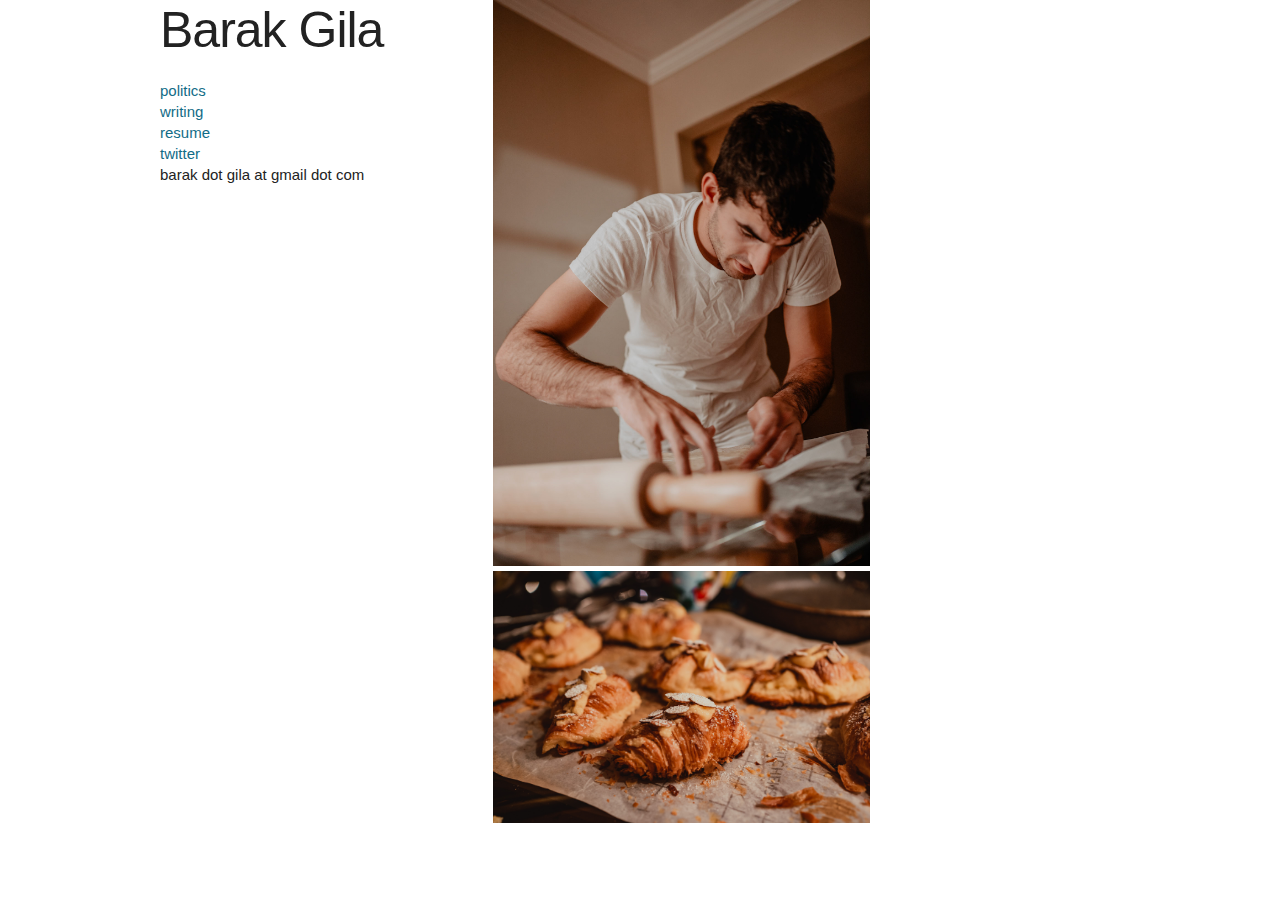
<file: index.html>
<!DOCTYPE html>
<html lang="en">
  <head>
    <!-- Global site tag (gtag.js) - Google Analytics -->
    <script async src="https://www.googletagmanager.com/gtag/js?id=UA-180800984-1"></script>
    <script>
    window.dataLayer = window.dataLayer || [];
    function gtag(){dataLayer.push(arguments);}
    gtag('js', new Date());
    gtag('config', 'UA-180800984-1');
    </script>
    <!-- Basic Page Needs
    –––––––––––––––––––––––––––––––––––––––––––––––––– -->
    <meta charset="utf-8">
    <title>Barak Gila</title>
    <meta name="description" content="">
    <meta name="author" content="">
    <!-- Mobile Specific Metas
    –––––––––––––––––––––––––––––––––––––––––––––––––– -->
    <meta name="viewport" content="width=device-width, initial-scale=1">
    <!-- FONT
    –––––––––––––––––––––––––––––––––––––––––––––––––– -->
    <link href='//fonts.googleapis.com/css?family=Raleway:400,300,600' rel='stylesheet' type='text/css'>
    <!-- CSS
    –––––––––––––––––––––––––––––––––––––––––––––––––– -->
    <link rel="stylesheet" href="normalize.css">
    <link rel="stylesheet" href="skeleton.css">
    <link rel="stylesheet" href="custom.css">
    <!-- Scripts
    –––––––––––––––––––––––––––––––––––––––––––––––––– -->
    <script src="//ajax.googleapis.com/ajax/libs/jquery/2.1.1/jquery.min.js"></script>
    <!-- Favicon
    –––––––––––––––––––––––––––––––––––––––––––––––––– -->
    <link rel="icon" type="image/png" href="favicon-32x32.png" sizes="32x32" />
    <link rel="icon" type="image/png" href="favicon-16x16.png" sizes="16x16" />
  </head>
  <body>
    <!-- Primary Page Layout
    –––––––––––––––––––––––––––––––––––––––––––––––––– -->
    <div class="section hero">
      <div class="container">
        <div class="four columns">
          <div class="row">
            <h1>Barak Gila</h1>
          </div>
          <div class="row">
            <a href="./politics" style="text-decoration: none;">politics</a>
          </div>
          <div class="row">
            <a href="./writing" style="text-decoration: none;">writing</a>
          </div>
          <div class="row">
            <a href="barak gila resume 2022-09.pdf" style="text-decoration: none;">resume</a>
          </div>
          <div class="row">
            <a href="https://twitter.com/barakgila" style="text-decoration: none;">twitter</a>
          </div>
          <div class="row">
            barak dot gila at gmail dot com
          </div>
          <div class="row">
            <br>
          </div>
        </div>
        <div class="five columns">
          <img style="max-width: 100%; box-sizing: border-box;" src="barak baking.jpg" alt="barak baking">
          <img style="max-width: 100%; box-sizing: border-box;" src="almond croissant.jpg" alt="i baked these almond croissants">
        </div>
      </div>
    </div>
    <!-- End Document
    –––––––––––––––––––––––––––––––––––––––––––––––––– -->
  </body>
</html>
</file>
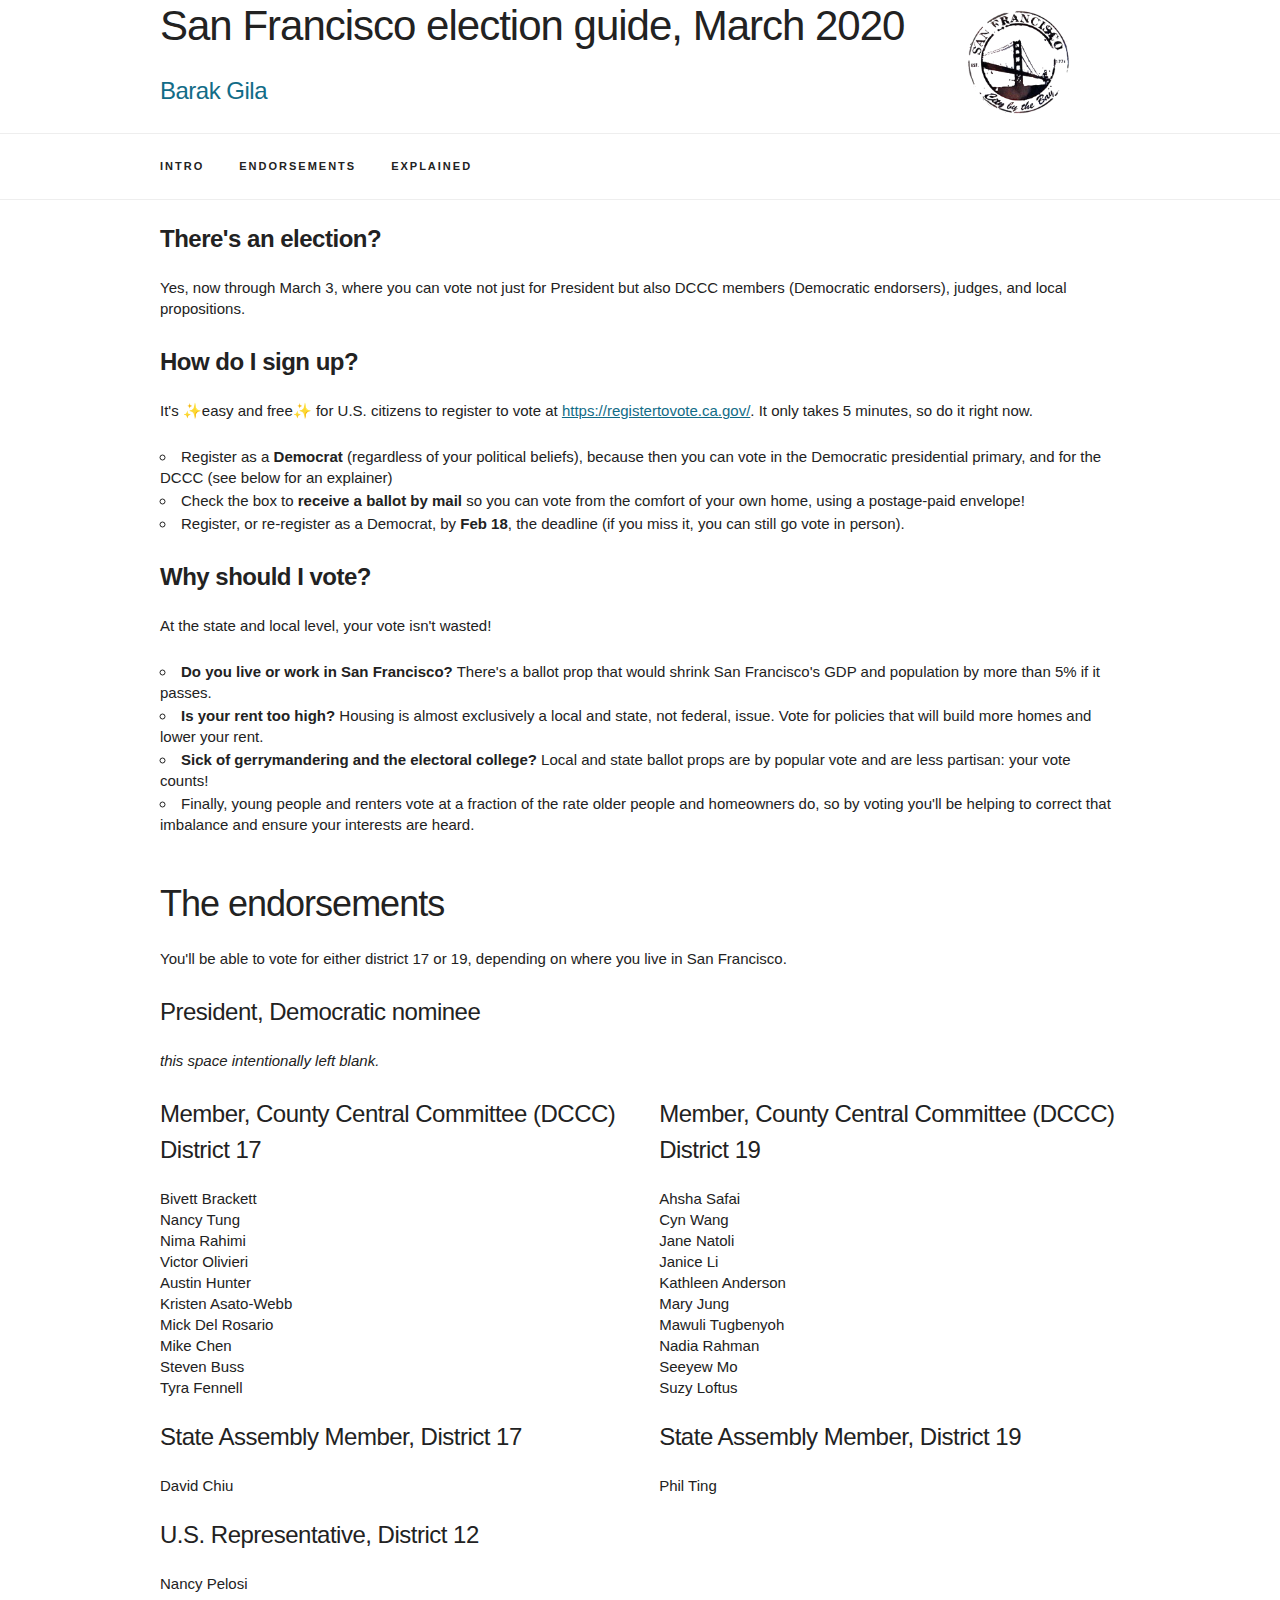
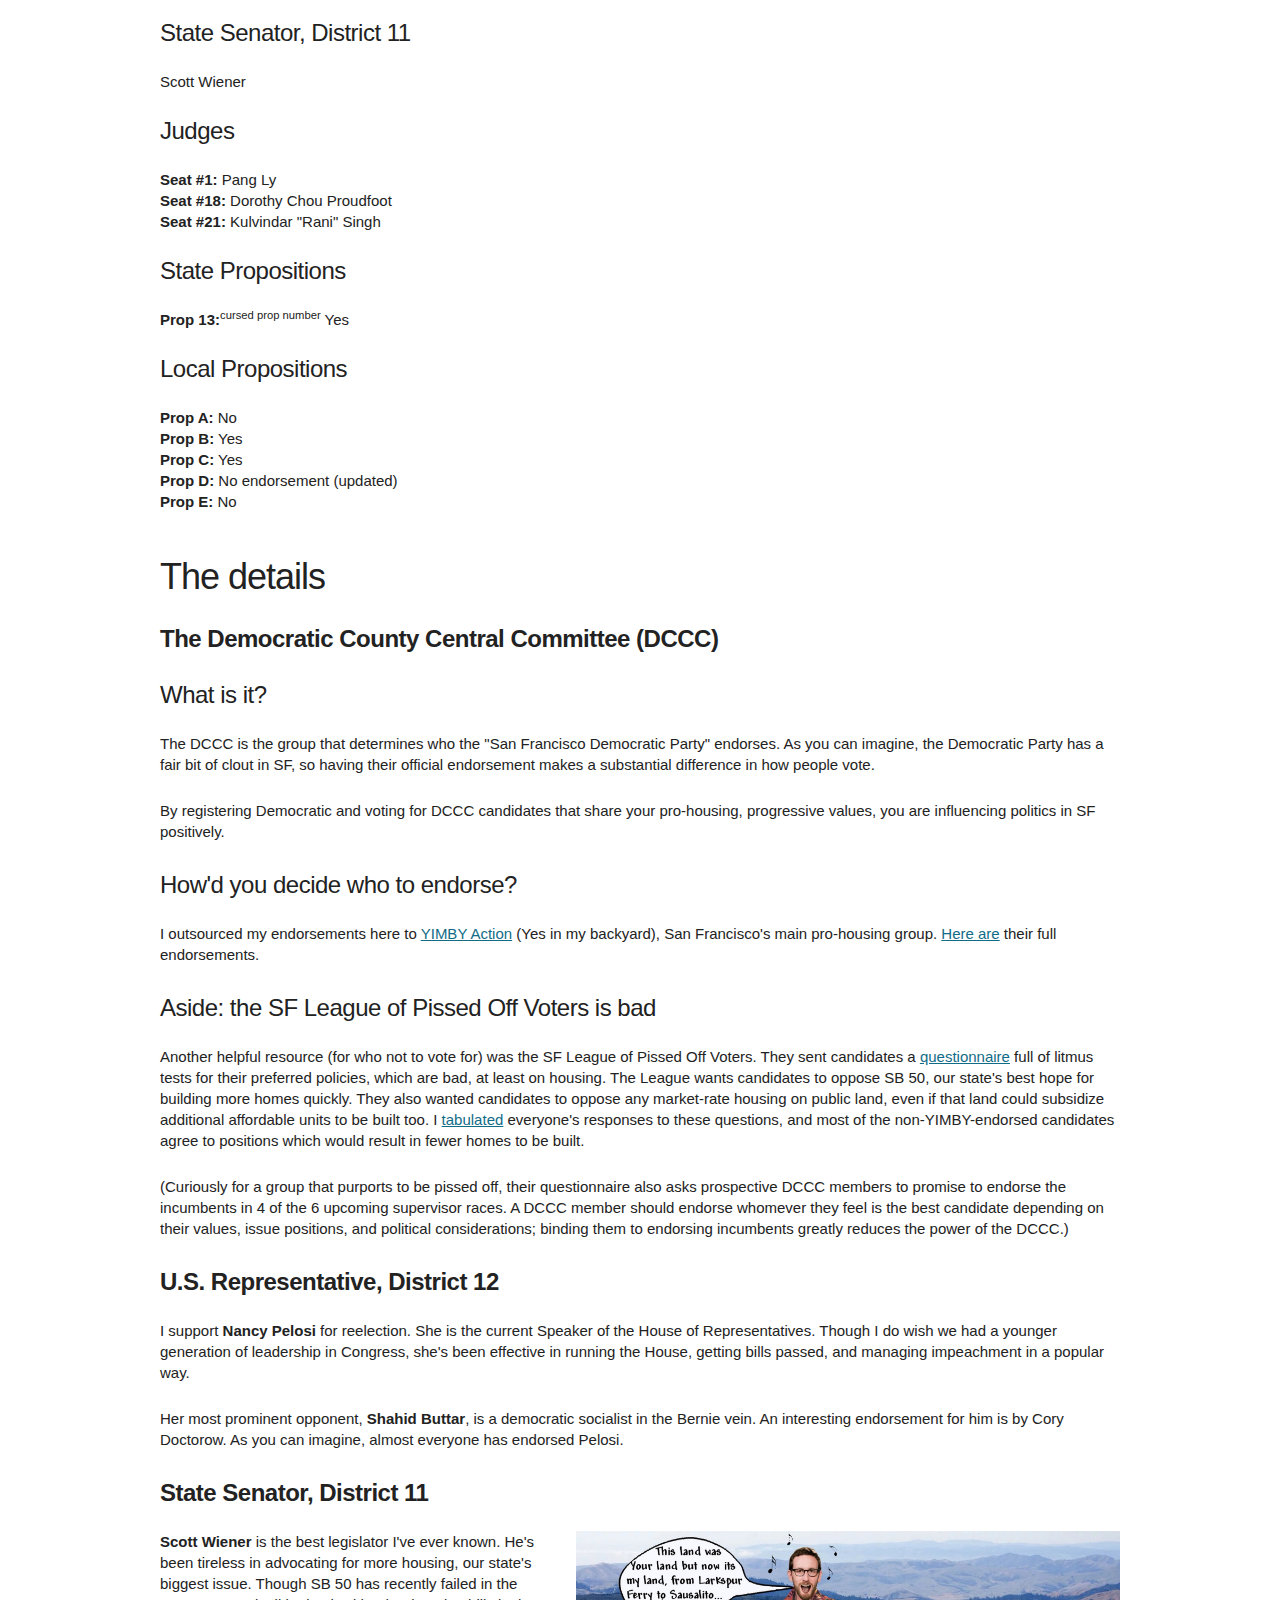
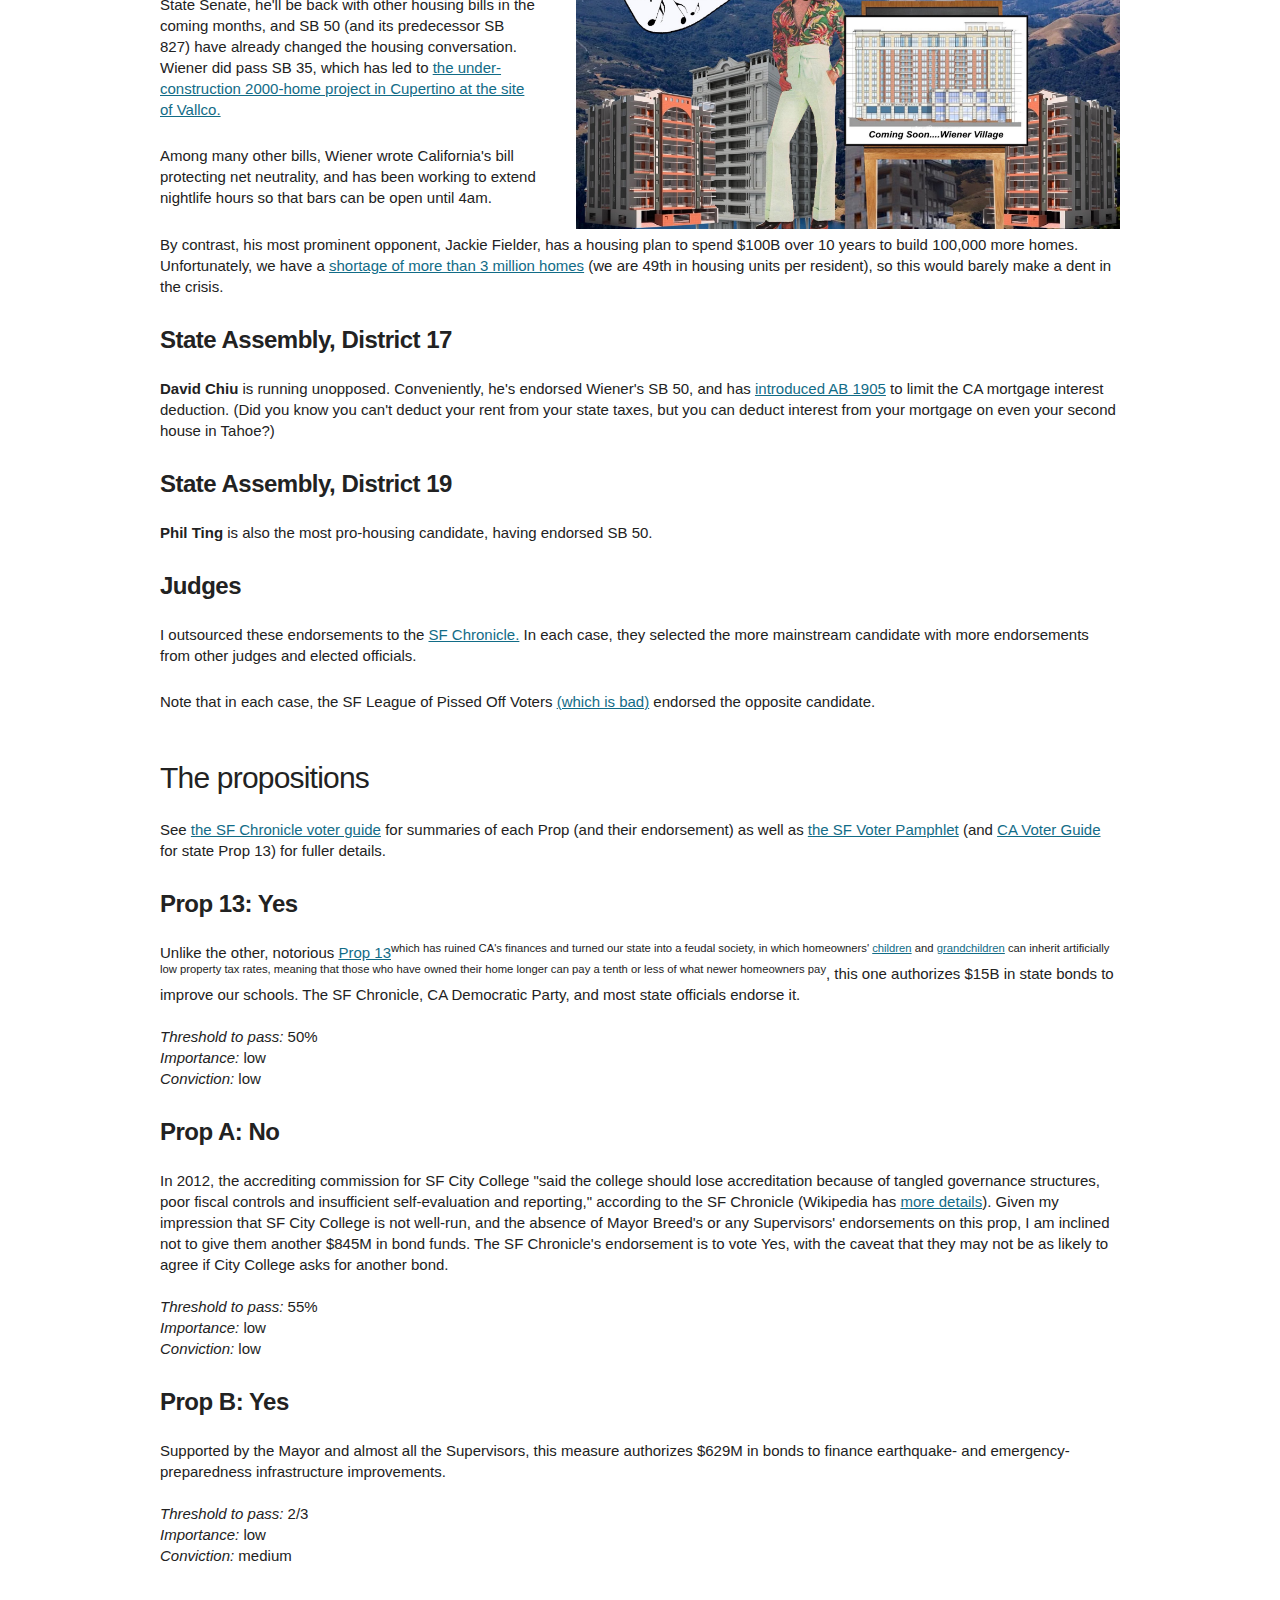
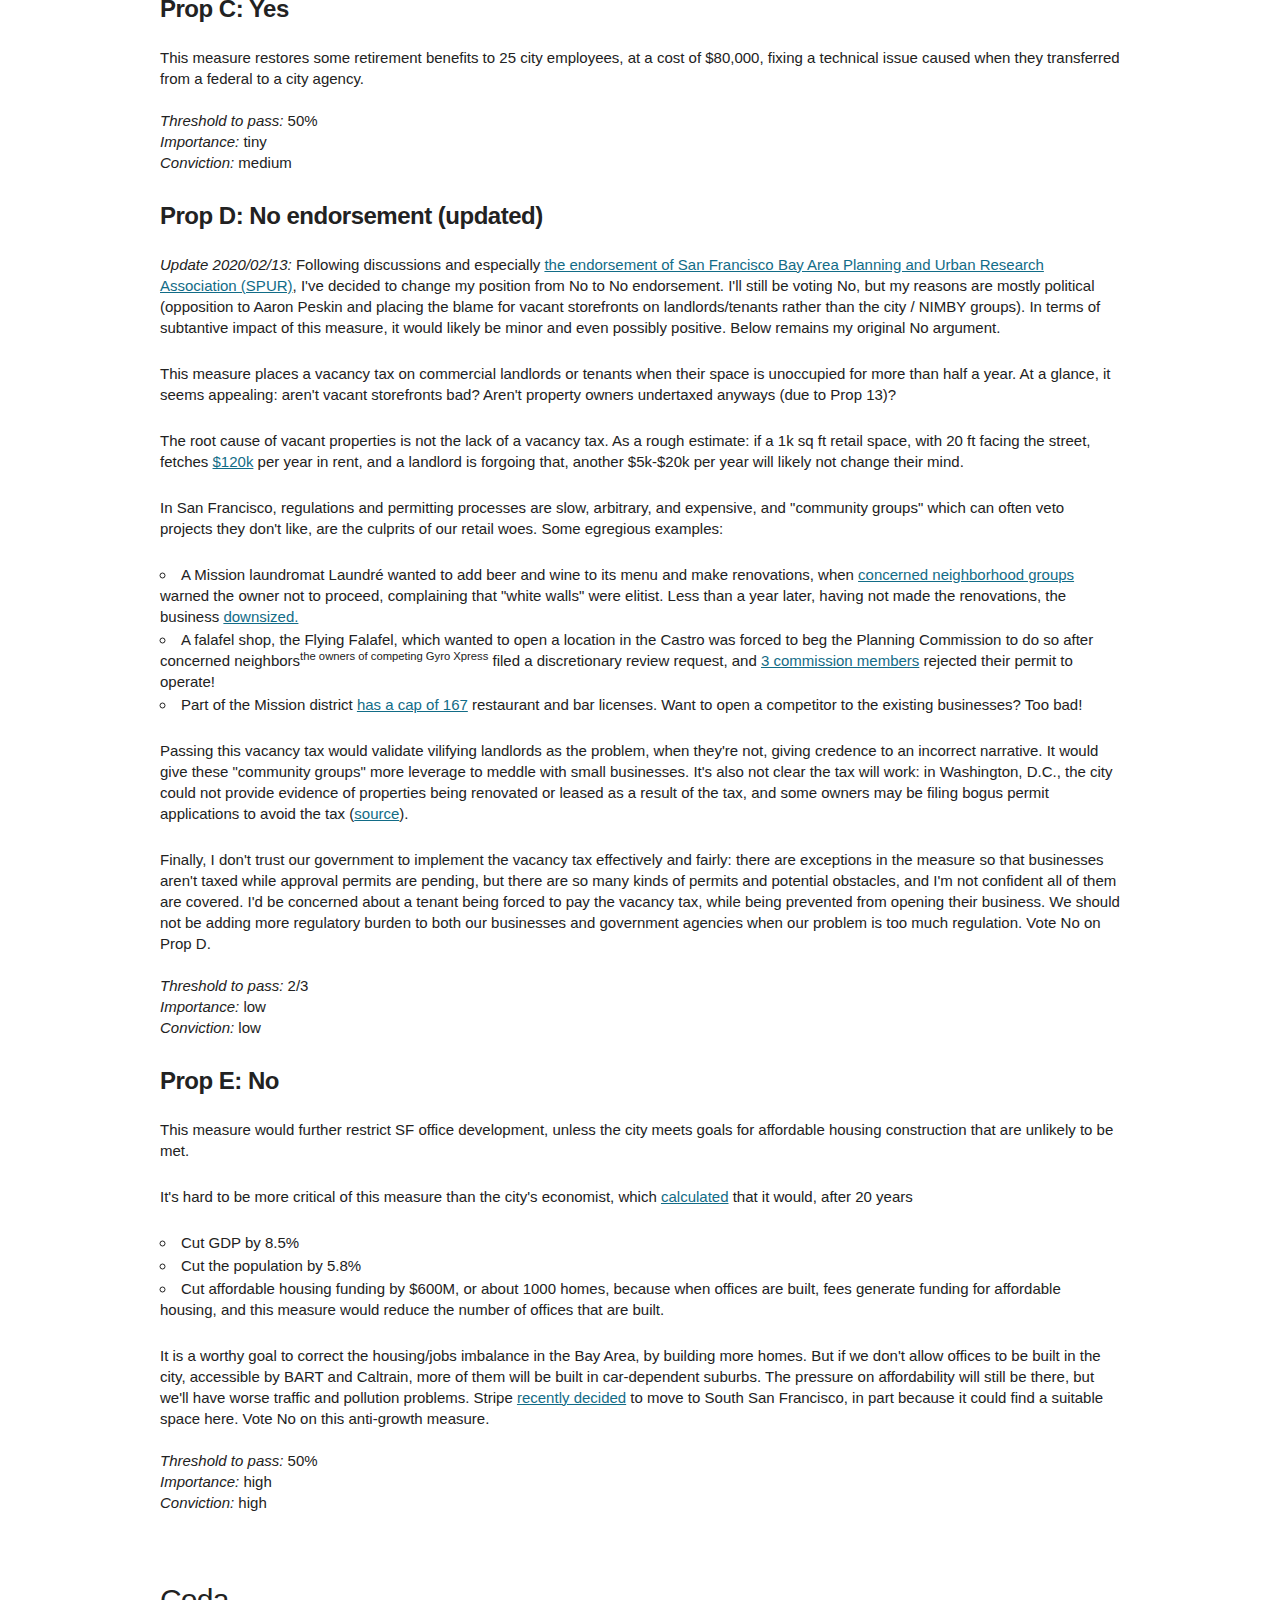
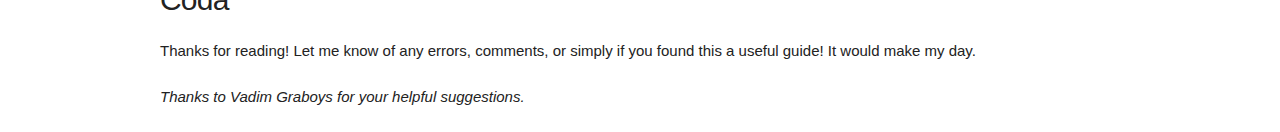
<file: election-march-2020-guide/index.html>
<!DOCTYPE html>
<html lang="en">

<head>
    <!-- Basic Page Needs
        –––––––––––––––––––––––––––––––––––––––––––––––––– -->
    <meta charset="utf-8">
    <title>March 2020 San Francisco election guide</title>
    <meta name="description" content="Your guide to the San Francisco primary elections.">
    <meta name="author" content="Barak Gila">
    <meta property="og:title" content="March 2020 San Francisco election guide" />
    <meta property="og:url" content="http://barakgila.com/election-march-2020-guide/" />
    <meta property="og:image" content="http://barakgila.com/wiener%20village.jpg" />
    <meta property="og:description" content="Your guide to the San Francisco primary elections." />
    <meta property="og:type" content="article" />
    <meta property="article:published_time" content="2020-02-08 13:00:00 -0400" />
    <meta property="article:modified_time" content="2020-02-08 13:00:00 -0400" />
    <meta property="article:author" content="Barak Gila">
    <meta name="twitter:card" content="summary_large_image">
    <meta name="twitter:site" content="@barakgila">
    <meta name="twitter:image" content="http://barakgila.com/wiener%20village.jpg">
    <!-- Mobile Specific Metas
        –––––––––––––––––––––––––––––––––––––––––––––––––– -->
    <meta name="viewport" content="width=device-width, initial-scale=1">
    <!-- FONT
        –––––––––––––––––––––––––––––––––––––––––––––––––– -->
    <link href='//fonts.googleapis.com/css?family=Raleway:400,300,600' rel='stylesheet' type='text/css'>
    <!-- CSS
        –––––––––––––––––––––––––––––––––––––––––––––––––– -->
    <link rel="stylesheet" href="/normalize.css">
    <link rel="stylesheet" href="/skeleton.css">
    <link rel="stylesheet" href="custom.css">
    <!-- Scripts
        –––––––––––––––––––––––––––––––––––––––––––––––––– -->
    <script src="//ajax.googleapis.com/ajax/libs/jquery/2.1.1/jquery.min.js"></script>
    <!-- Favicon
        –––––––––––––––––––––––––––––––––––––––––––––––––– -->
    <link rel="icon" type="image/png" href="/favicon-32x32.png" sizes="32x32" />
    <link rel="icon" type="image/png" href="/favicon-16x16.png" sizes="16x16" />
</head>

<body>
    <!-- Primary Page Layout
        –––––––––––––––––––––––––––––––––––––––––––––––––– -->
    <div class="container">
        <section class="header">
            <div class="ten columns">
                <h2>San Francisco election guide, March 2020</h2>
                <h5><a href="http://barakgila.com/" style="text-decoration: none;">Barak Gila</a></h5>
            </div>
            <div class="sfstamp">
                <div class="two columns">
                    <img style="max-width: 100%; box-sizing: border-box;" src="/sf stamp.png" alt="source: https://www.etsy.com/sg-en/listing/385828324/san-francisco-stylized-stamp-1-pin-back">
                </div>
            </div>
        </section>
    </div>
    <nav class="navbar">
        <div class="container">
            <ul class="navbar-list">
                <li class="navbar-item"><a class="navbar-link" href="#intro">Intro</a></li>
                <li class="navbar-item"><a class="navbar-link" href="#endorsements">Endorsements</a></li>
                <li class="navbar-item"><a class="navbar-link" href="#explained">Explained</a></li>
            </ul>
        </div>
    </nav>
    <nav class="navbarmobile">
        <div class="container">
            <p><a class="navbar-link" href="#intro">#intro</a></p>
            <p><a class="navbar-link" href="#endorsements">#endorsements</a></p>
            <p><a class="navbar-link" href="#explained">#explained</a></p>
        </div>
    </nav>
    <br>
    <div class="container" id="intro">
        <div>
            <h5><strong>There's an election?</strong></h5>
            <p>Yes, now through March 3, where you can vote not just for President but also DCCC members (Democratic endorsers), judges, and local propositions.</p>
        </div>
        <div>
            <h5><strong>How do I sign up?</strong></h5>
            <p>It's ✨easy and free✨ for U.S. citizens to register to vote at <a href="https://registertovote.ca.gov/">https://registertovote.ca.gov/</a>. It only takes 5 minutes, so do it right now.</p>
            <ul>
                <li>Register as a <strong>Democrat</strong> (regardless of your political beliefs), because then you can vote in the Democratic presidential primary, and for the DCCC (see below for an explainer)</li>
                <li> Check the box to <strong>receive a ballot by mail</strong> so you can vote from the comfort of your own home, using a postage-paid envelope!
                </li>
                <li>Register, or re-register as a Democrat, by <strong>Feb 18</strong>, the deadline (if you miss it, you can still go vote in person).</li>
            </ul>
        </div>
        <div>
            <h5><strong>Why should I vote?</strong></h5>
            <p>At the state and local level, your vote isn't wasted!</p>
            <ul>
                <li><strong>Do you live or work in San Francisco?</strong> There's a ballot prop that would shrink San Francisco's GDP and population by more than 5% if it passes.</li>
                <li><strong>Is your rent too high?</strong> Housing is almost exclusively a local and state, not federal, issue. Vote for policies that will build more homes and lower your rent.</li>
                <li><strong>Sick of gerrymandering and the electoral college?</strong> Local and state ballot props are by popular vote and are less partisan: your vote counts!</li>
                <li>Finally, young people and renters vote at a fraction of the rate older people and homeowners do, so by voting you'll be helping to correct that imbalance and ensure your interests are heard. </li>
            </ul>
        </div>
    </div>
    <br>
    <div class="container" id="endorsements">
        <div>
            <h3>The endorsements</h3>
        </div>
        <p>You'll be able to vote for either district 17 or 19, depending on where you live in San Francisco.</p>
        <div>
            <h5>President, Democratic nominee</h5>
            <p><em>this space intentionally left blank.</em></p>
        </div>
        <div class="row">
            <div class="six columns">
                <h5>Member, County Central Committee (DCCC) District 17</h5>
                Bivett Brackett<br>
                Nancy Tung<br>
                Nima Rahimi<br>
                Victor Olivieri<br>
                Austin Hunter<br>
                Kristen Asato-Webb<br>
                Mick Del Rosario<br>
                Mike Chen<br>
                Steven Buss<br>
                Tyra Fennell<br><br>
                <h5>State Assembly Member, District 17</h5>
                David Chiu<br><br>
            </div>
            <div class="six columns">
                <h5>Member, County Central Committee (DCCC) District 19</h5>
                Ahsha Safai<br>
                Cyn Wang<br>
                Jane Natoli<br>
                Janice Li<br>
                Kathleen Anderson<br>
                Mary Jung<br>
                Mawuli Tugbenyoh<br>
                Nadia Rahman<br>
                Seeyew Mo<br>
                Suzy Loftus<br><br>
                <h5>State Assembly Member, District 19</h5>
                Phil Ting<br><br>
            </div>
        </div>
        <h5>U.S. Representative, District 12</h5>
        Nancy Pelosi<br><br>
        <h5>State Senator, District 11</h5>
        Scott Wiener<br><br>
        <h5>Judges</h5>
        <strong>Seat #1:</strong> Pang Ly<br>
        <strong>Seat #18:</strong> Dorothy Chou Proudfoot<br>
        <strong>Seat #21:</strong> Kulvindar "Rani" Singh<br>
        <br>
        <h5>State Propositions</h5>
        <strong>Prop 13:</strong><sup>cursed prop number</sup> Yes<br>
        <br>
        <h5>Local Propositions</h5>
        <strong>Prop A:</strong> No<br>
        <strong>Prop B:</strong> Yes<br>
        <strong>Prop C:</strong> Yes<br>
        <strong>Prop D:</strong> No endorsement (updated)<br>
        <strong>Prop E:</strong> No<br>
        <br><br>
    </div>
    <div class="container" id="explained">
        <h3>The details</h3>
    </div>
    <div class="container" id="dccc">
        <section class="header">
            <h5><strong>The Democratic County Central Committee (DCCC)</strong></h5>
            <h5>What is it?</h5>
            <p>The DCCC is the group that determines who the "San Francisco Democratic Party" endorses. As you can imagine, the Democratic Party has a fair bit of clout in SF, so having their official endorsement makes a substantial difference in how people vote.</p>
            <p>By registering Democratic and voting for DCCC candidates that share your pro-housing, progressive values, you are influencing politics in SF positively.</p>
            <h5>How'd you decide who to endorse?</h5>
            <p>I outsourced my endorsements here to <a href="https://yimbyaction.org/join/">YIMBY Action</a> (Yes in my backyard), San Francisco's main pro-housing group. <a href="https://medium.com/@sfyimby/sf-yimby-endorsements-for-march-2020-a3c188527940">Here are</a> their full endorsements.</p>
            <h5 id="badleague">Aside: the SF League of Pissed Off Voters is bad</h5>
            <p>Another helpful resource (for who not to vote for) was the SF League of Pissed Off Voters. They sent candidates a <a href="http://www.theleaguesf.org/march_2020_candidate_questionnaires">questionnaire</a> full of litmus tests for their preferred policies, which are bad, at least on housing.
                The League wants candidates to oppose SB 50, our state's best hope for building more homes quickly. They also wanted candidates to oppose any market-rate housing on public land, even if that land could subsidize additional affordable units to be built too. I <a href="https://docs.google.com/spreadsheets/d/1AqF9ebsOrxkjk9Khhc3ND1cci3-Fu4PNSXTb9-GQlzI/edit#gid=0">tabulated</a> everyone's responses to these questions, and most of the non-YIMBY-endorsed candidates agree to positions which would result in fewer homes to be built.</p>
            <p>(Curiously for a group that purports to be pissed off, their questionnaire also asks prospective DCCC members to promise to endorse the incumbents in 4 of the 6 upcoming supervisor races. A DCCC member should endorse whomever they feel is the best candidate depending on their values, issue positions, and political considerations; binding them to endorsing incumbents greatly reduces the power of the DCCC.)
            </p>
            <h5><strong>U.S. Representative, District 12</strong></h5>
            <p>I support <strong>Nancy Pelosi</strong> for reelection. She is the current Speaker of the House of Representatives. Though I do wish we had a younger generation of leadership in Congress, she's been effective in running the House, getting bills passed, and managing impeachment in a popular way.</p>
            <p>Her most prominent opponent, <strong>Shahid Buttar</strong>, is a democratic socialist in the Bernie vein. An interesting endorsement for him is by Cory Doctorow. As you can imagine, almost everyone has endorsed Pelosi.</p>
            <h5><strong>State Senator, District 11</strong></h5>
            <div class="row">
                <div class="five columns">
                    <p><strong>Scott Wiener</strong> is the best legislator I've ever known. He's been tireless in advocating for more housing, our state's biggest issue. Though SB 50 has recently failed in the State Senate, he'll be back with other housing bills in the coming months, and SB 50 (and its predecessor SB 827) have already changed the housing conversation. Wiener did pass SB 35, which has led to <a href="https://medium.com/yimby/the-latest-on-vallco-explained-9d379c9a2773">the under-construction 2000-home project in Cupertino at the site of Vallco.</a></p>
                    <p>Among many other bills, Wiener wrote California's bill protecting net neutrality, and has been working to extend nightlife hours so that bars can be open until 4am.</p>
                </div>
                <div class="seven columns">
                    <a href="https://twitter.com/scott_wiener/status/968938785978241024">
                        <img style="max-width: 100%; box-sizing: border-box;" src="/wiener village.jpg" alt="wiener village"></a>
                </div>
            </div>
            <p>By contrast, his most prominent opponent, Jackie Fielder, has a housing plan to spend $100B over 10 years to build 100,000 more homes. Unfortunately, we have a <a href="https://en.wikipedia.org/wiki/California_housing_shortage">shortage of more than 3 million homes</a> (we are 49th in housing units per resident), so this would barely make a dent in the crisis.</p>
            <h5><strong>State Assembly, District 17</strong></h5>
            <p><strong>David Chiu</strong> is running unopposed. Conveniently, he's endorsed Wiener's SB 50, and has <a href="https://www.sfchronicle.com/politics/article/Californians-home-mortgage-deduction-would-be-14960585.php">introduced AB 1905</a> to limit the CA mortgage interest deduction. (Did you know you can't deduct your rent from your state taxes, but you can deduct interest from your mortgage on even your second house in Tahoe?)</p>
            <h5><strong>State Assembly, District 19</strong></h5>
            <p><strong>Phil Ting</strong> is also the most pro-housing candidate, having endorsed SB 50.</p>
            <h5><strong>Judges</strong></h5>
            <p>I outsourced these endorsements to the <a href="https://projects.sfchronicle.com/2020/voter-guide/endorsements/">SF Chronicle.</a> In each case, they selected the more mainstream candidate with more endorsements from other judges and elected officials.</p>
            <p>Note that in each case, the SF League of Pissed Off Voters <a href="#badleague">(which is bad)</a> endorsed the opposite candidate.</p>
            <br>
            <h4>The propositions</h4>
            <p>See <a href="https://projects.sfchronicle.com/2020/voter-guide/">the SF Chronicle voter guide</a> for summaries of each Prop (and their endorsement) as well as <a href="https://sfelections.sfgov.org/sites/default/files/Documents/Voting/2020/M20_VIP_EN.pdf">the SF Voter Pamphlet</a> (and <a href="https://vig.cdn.sos.ca.gov/2020/primary/pdf/complete-vig.pdf">CA Voter Guide</a> for state Prop 13) for fuller details.</p>
            <h5><strong>Prop 13: Yes</strong></h5>
            <p>Unlike the other, notorious <a href="https://en.wikipedia.org/wiki/1978_California_Proposition_13">Prop 13</a><sup>which has ruined CA's finances and turned our state into a feudal society, in which homeowners' <a href="https://ballotpedia.org/California_Proposition_58,_Real_Estate_Transfers_Within_Families_(1986)">children</a> and <a href="https://ballotpedia.org/California_Proposition_193,_Tax_Implications_of_Grandparent-Grandchild_Property_Transfers_(1996)">grandchildren</a> can inherit artificially low property tax rates, meaning that those who have owned their home longer can pay a tenth or less of what newer homeowners pay</sup>, this one authorizes $15B in state bonds to improve our schools. The SF Chronicle, CA Democratic Party, and most state officials endorse it.<br><br>
                <em>Threshold to pass:</em> 50%<br>
                <em>Importance:</em> low<br>
                <em>Conviction:</em> low<br>
            </p>
            <h5><strong>Prop A: No</strong></h5>
            <p>In 2012, the accrediting commission for SF City College "said the college should lose accreditation because of tangled governance structures, poor fiscal controls and insufficient self-evaluation and reporting," according to the SF Chronicle (Wikipedia has <a href="https://en.wikipedia.org/wiki/City_College_of_San_Francisco#Accreditation_crisis">more details</a>). Given my impression that SF City College is not well-run, and the absence of Mayor Breed's or any Supervisors' endorsements on this prop, I am inclined not to give them another $845M in bond funds. The SF Chronicle's endorsement is to vote Yes, with the caveat that they may not be as likely to agree if City College asks for another bond.
                <br><br>
                <em>Threshold to pass:</em> 55%<br>
                <em>Importance:</em> low<br>
                <em>Conviction:</em> low<br>
            </p>
            <h5><strong>Prop B: Yes</strong></h5>
            <p>Supported by the Mayor and almost all the Supervisors, this measure authorizes $629M in bonds to finance earthquake- and emergency-preparedness infrastructure improvements.
                <br><br>
                <em>Threshold to pass:</em> 2/3<br>
                <em>Importance:</em> low<br>
                <em>Conviction:</em> medium<br>
            </p>
            <h5><strong>Prop C: Yes</strong></h5>
            <p>This measure restores some retirement benefits to 25 city employees, at a cost of $80,000, fixing a technical issue caused when they transferred from a federal to a city agency.
                <br><br>
                <em>Threshold to pass:</em> 50%<br>
                <em>Importance:</em> tiny<br>
                <em>Conviction:</em> medium<br>
            </p>
            <h5><strong>Prop D: No endorsement (updated)</strong></h5>
            <p><em>Update 2020/02/13:</em> Following discussions and especially <a href="https://www.spur.org/voter-guide/san-francisco-2020-03/prop-d-vacancy-tax">the endorsement of San Francisco Bay Area Planning and Urban Research Association (SPUR)</a>, I've decided to change my position from No to No endorsement. I'll still be voting No, but my reasons are mostly political (opposition to Aaron Peskin and placing the blame for vacant storefronts on landlords/tenants rather than the city / NIMBY groups). In terms of subtantive impact of this measure, it would likely be minor and even possibly positive. Below remains my original No argument.</p>
            <p>This measure places a vacancy tax on commercial landlords or tenants when their space is unoccupied for more than half a year. At a glance, it seems appealing: aren't vacant storefronts bad? Aren't property owners undertaxed anyways (due to Prop 13)?</p>
            <p>The root cause of vacant properties is not the lack of a vacancy tax. As a rough estimate: if a 1k sq ft retail space, with 20 ft facing the street, fetches <a href="https://www.loopnet.com/california/san-francisco_retail-space-for-lease/">$120k</a> per year in rent, and a landlord is forgoing that, another $5k-$20k per year will likely not change their mind.</p>
            <p>In San Francisco, regulations and permitting processes are slow, arbitrary, and expensive, and "community groups" which can often veto projects they don't like, are the culprits of our retail woes. Some egregious examples:</p>
            <ul>
                <li>A Mission laundromat Laundré wanted to add beer and wine to its menu and make renovations, when <a href="https://missionlocal.org/2018/10/laundre-owner-shaken-after-private-meeting-with-mission-community-groups/">concerned neighborhood groups</a> warned the owner not to proceed, complaining that "white walls" were elitist. Less than a year later, having not made the renovations, the business <a href="https://missionlocal.org/2019/08/laundres-cafe-shutters-but-you-can-still-wash-your-fashion/">downsized.</a></li>
                <li>A falafel shop, the Flying Falafel, which wanted to open a location in the Castro was forced to beg the Planning Commission to do so after concerned neighbors<sup>the owners of competing Gyro Xpress</sup> filed a discretionary review request, and <a href="https://hoodline.com/2019/10/flying-falafel-approved-for-castro-location-after-sparking-neighborhood-controversy">3 commission members</a> rejected their permit to operate!</li>
                <li>Part of the Mission district <a href="https://sf.eater.com/2018/10/31/18048182/mission-district-restaurant-bar-limit-number">has a cap of 167</a> restaurant and bar licenses. Want to open a competitor to the existing businesses? Too bad!</li>
            </ul>
            <p>Passing this vacancy tax would validate vilifying landlords as the problem, when they're not, giving credence to an incorrect narrative. It would give these "community groups" more leverage to meddle with small businesses. It's also not clear the tax will work: in Washington, D.C., the city could not provide evidence of properties being renovated or leased as a result of the tax, and some owners may be filing bogus permit applications to avoid the tax (<a href="https://www.governing.com/topics/urban/gov-cities-blight-taxes-lc.html">source</a>).</p>
            <p>Finally, I don't trust our government to implement the vacancy tax effectively and fairly: there are exceptions in the measure so that businesses aren't taxed while approval permits are pending, but there are so many kinds of permits and potential obstacles, and I'm not confident all of them are covered. I'd be concerned about a tenant being forced to pay the vacancy tax, while being prevented from opening their business. We should not be adding more regulatory burden to both our businesses and government agencies when our problem is too much regulation. Vote No on Prop D.
                <br><br>
                <em>Threshold to pass:</em> 2/3<br>
                <em>Importance:</em> low<br>
                <em>Conviction:</em> low<br>
            </p>
            <h5><strong>Prop E: No</strong></h5>
            <p>This measure would further restrict SF office development, unless the city meets goals for affordable housing construction that are unlikely to be met.</p>
            <p>It's hard to be more critical of this measure than the city's economist, which <a href="https://www.sfchronicle.com/business/article/SF-economist-Prop-E-office-limits-would-slash-15007843.php">calculated</a> that it would, after 20 years</p>
            <ul>
                <li>Cut GDP by 8.5%</li>
                <li>Cut the population by 5.8%</li>
                <li>Cut affordable housing funding by $600M, or about 1000 homes, because when offices are built, fees generate funding for affordable housing, and this measure would reduce the number of offices that are built.</li>
            </ul>
            <p> It is a worthy goal to correct the housing/jobs imbalance in the Bay Area, by building more homes. But if we don't allow offices to be built in the city, accessible by BART and Caltrain, more of them will be built in car-dependent suburbs. The pressure on affordability will still be there, but we'll have worse traffic and pollution problems. Stripe <a href="https://sfist.com/2019/10/24/stripe-is-leaving-its-san-francisco-headquarters-for-south-san-francisco/">recently decided</a> to move to South San Francisco, in part because it could find a suitable space here. Vote No on this anti-growth measure.
                <br><br>
                <em>Threshold to pass:</em> 50%<br>
                <em>Importance:</em> high<br>
                <em>Conviction:</em> high<br>
            </p>
            <br><br>
            <h4>Coda</h5>
                <p>Thanks for reading! Let me know of any errors, comments, or simply if you found this a useful guide! It would make my day.</p>
                <p><em>Thanks to Vadim Graboys for your helpful suggestions.</em></p>
        </section>
    </div>
    <!-- End Document
–––––––––––––––––––––––––––––––––––––––––––––––––– -->
</body>

</html>
</file>
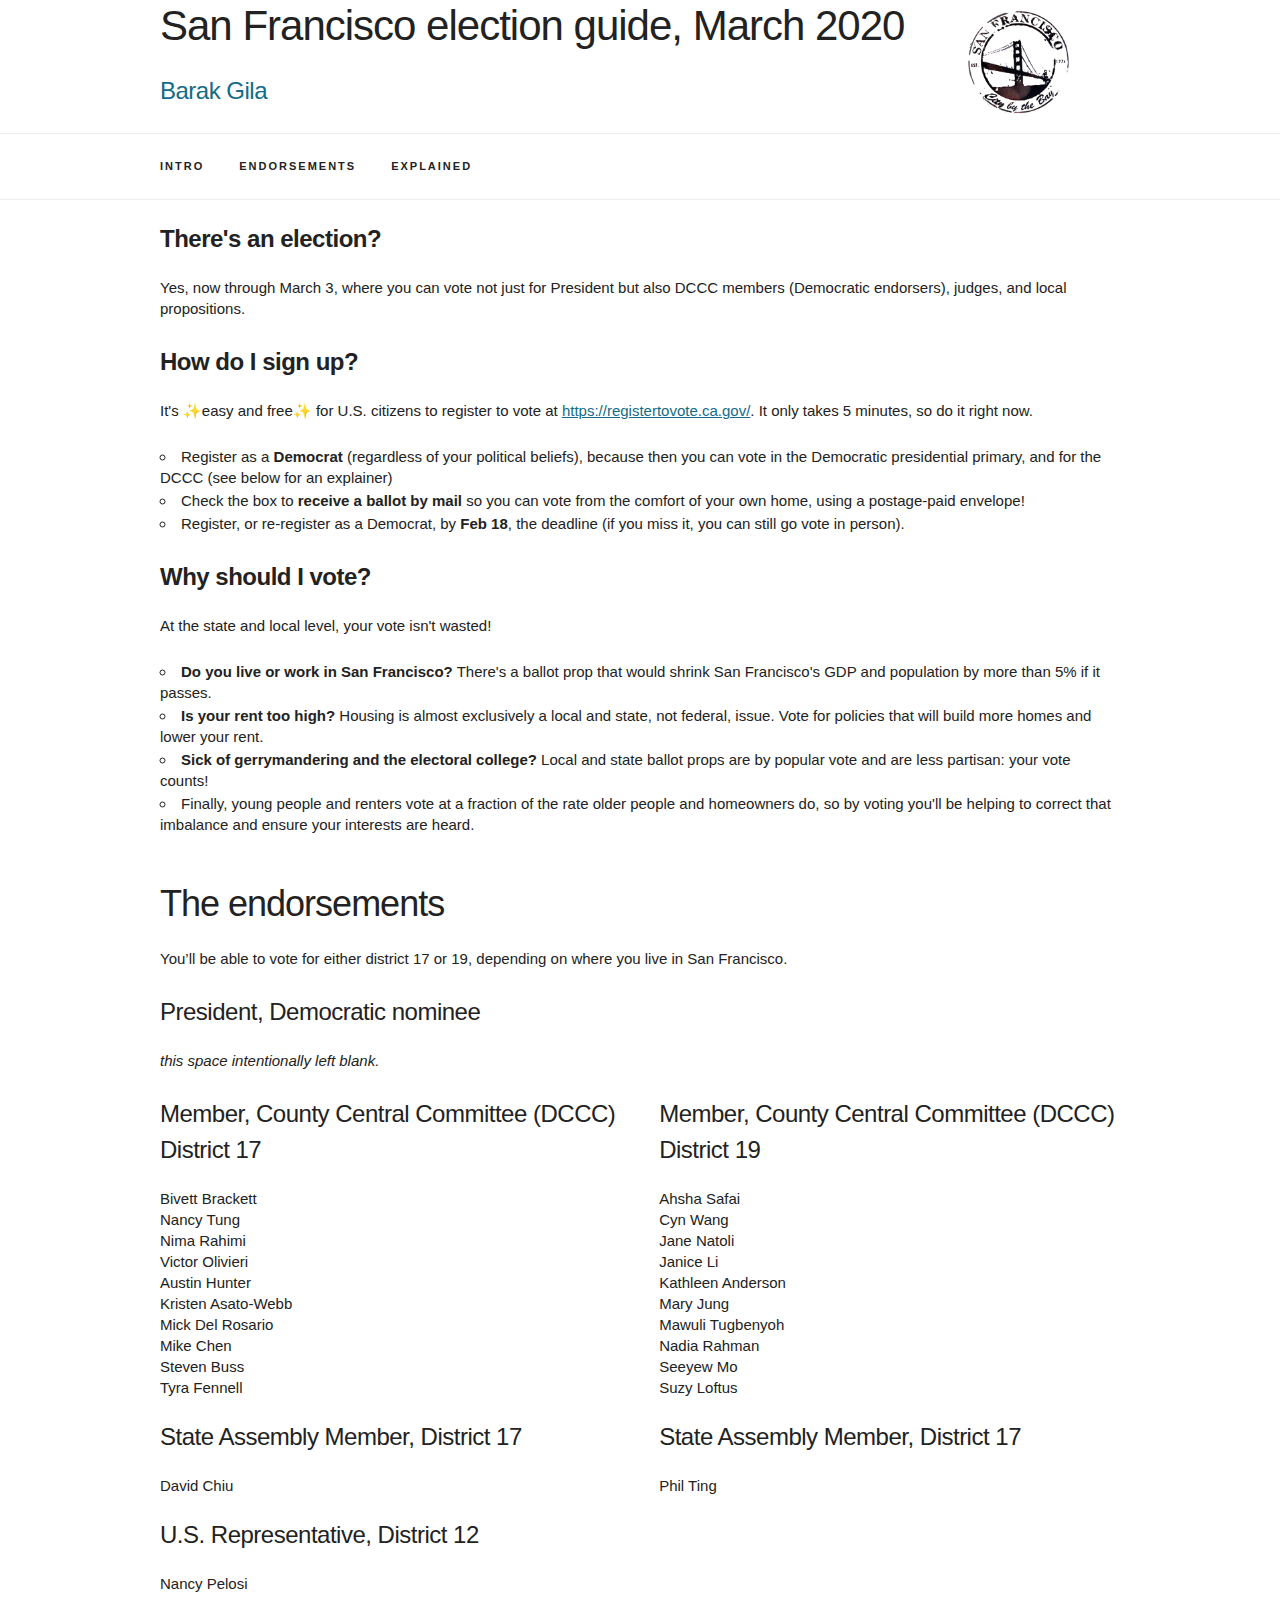
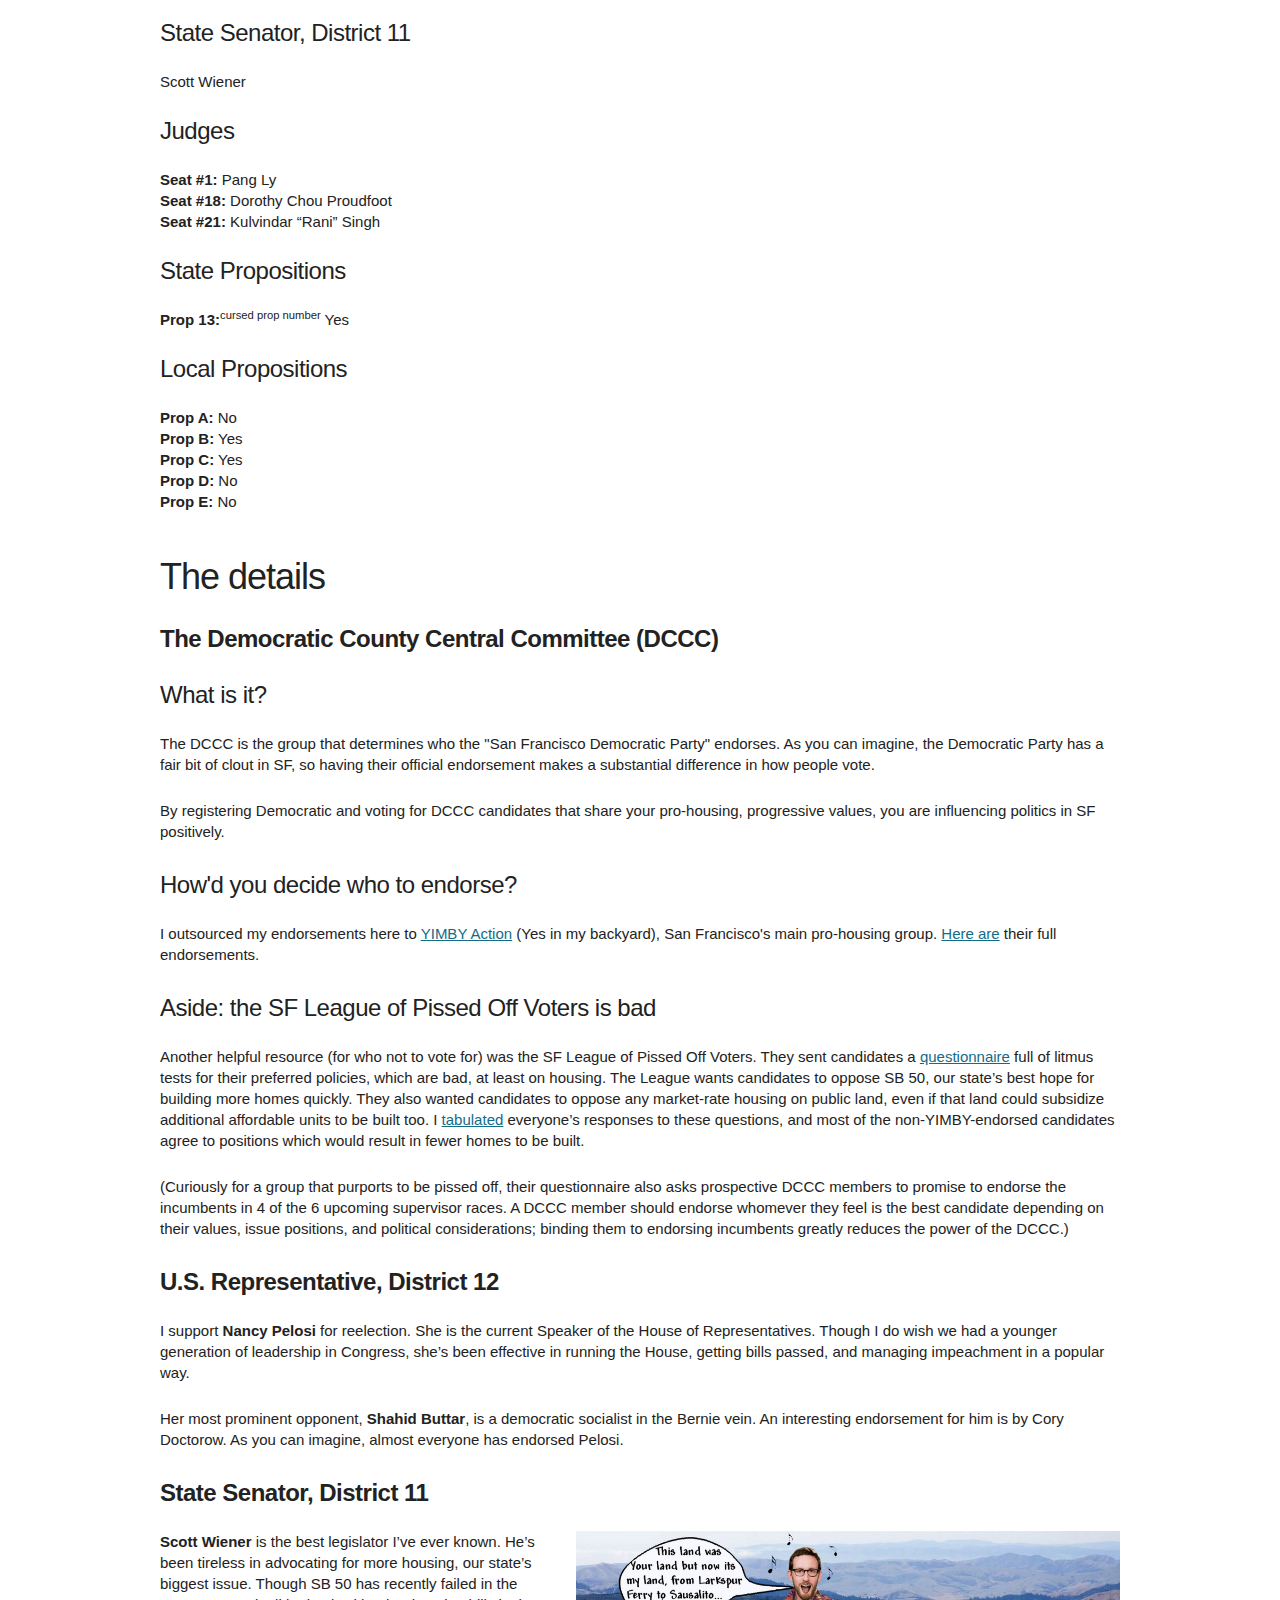
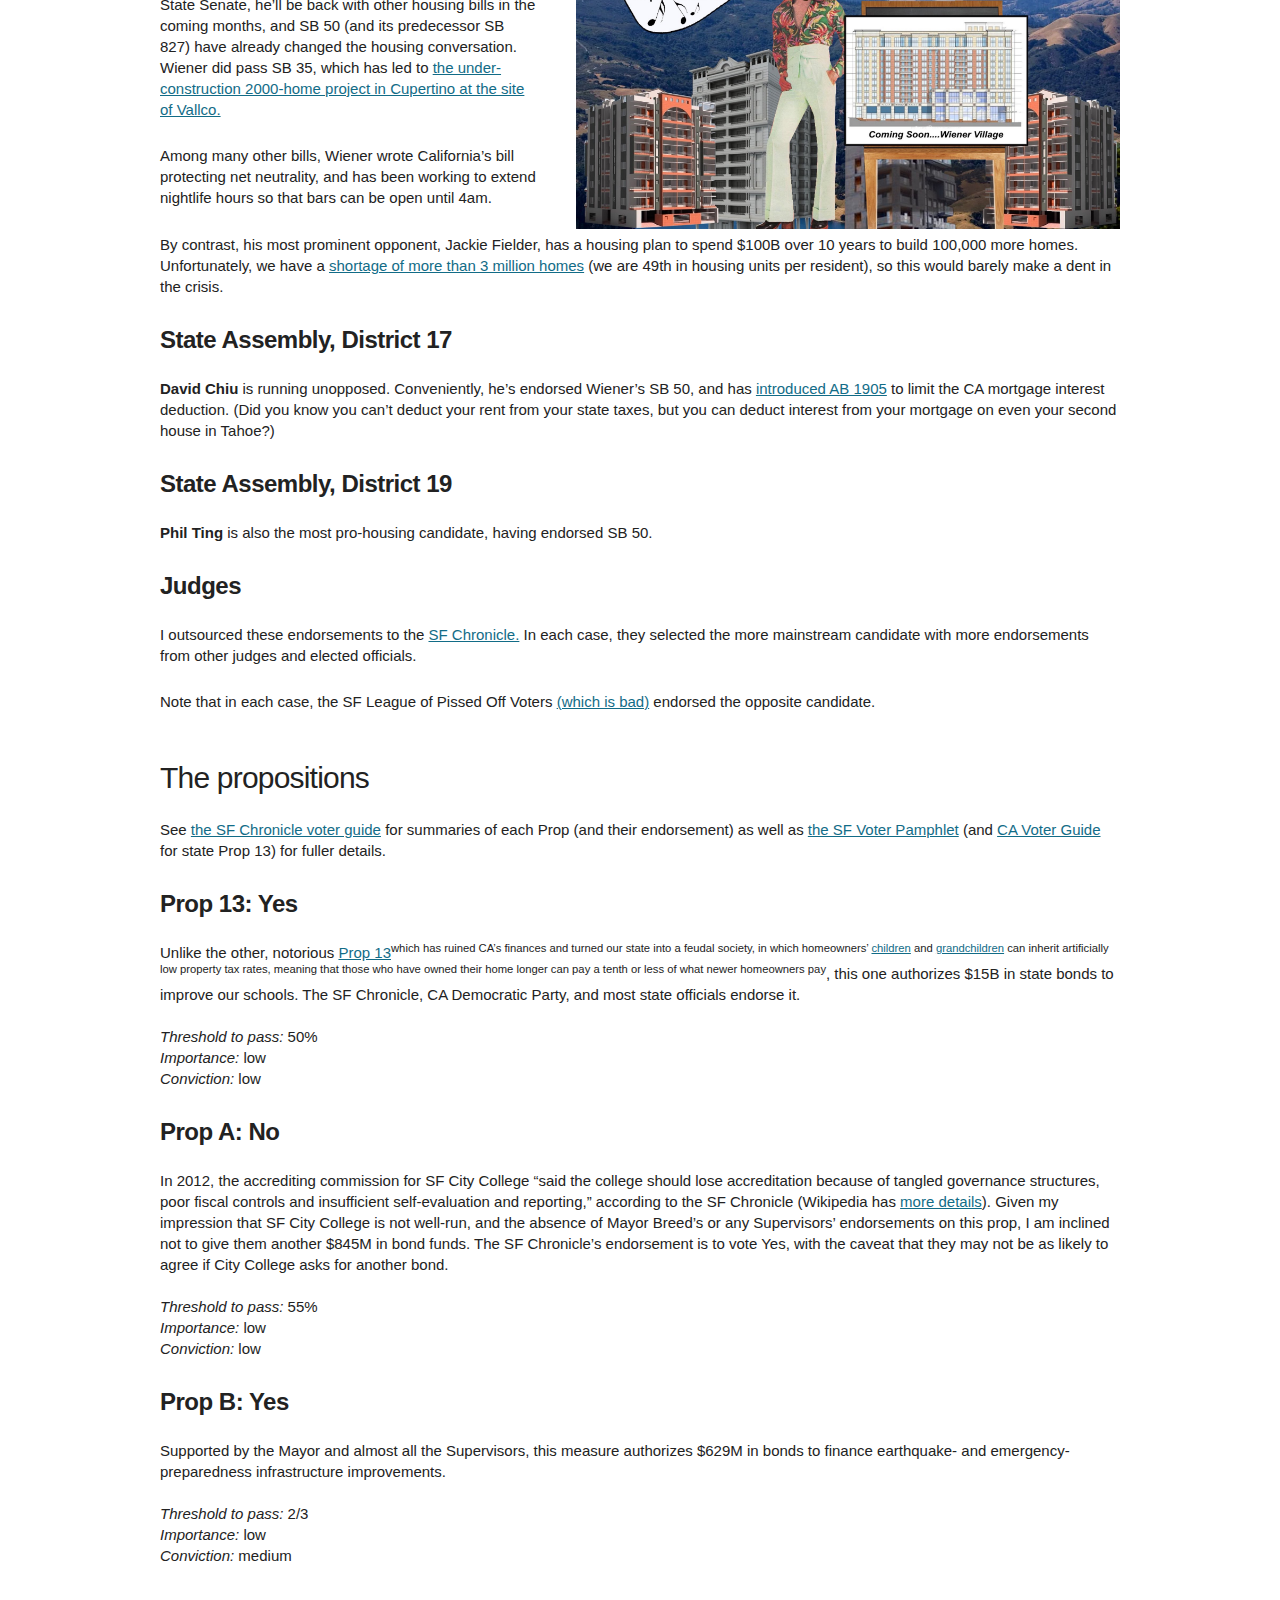
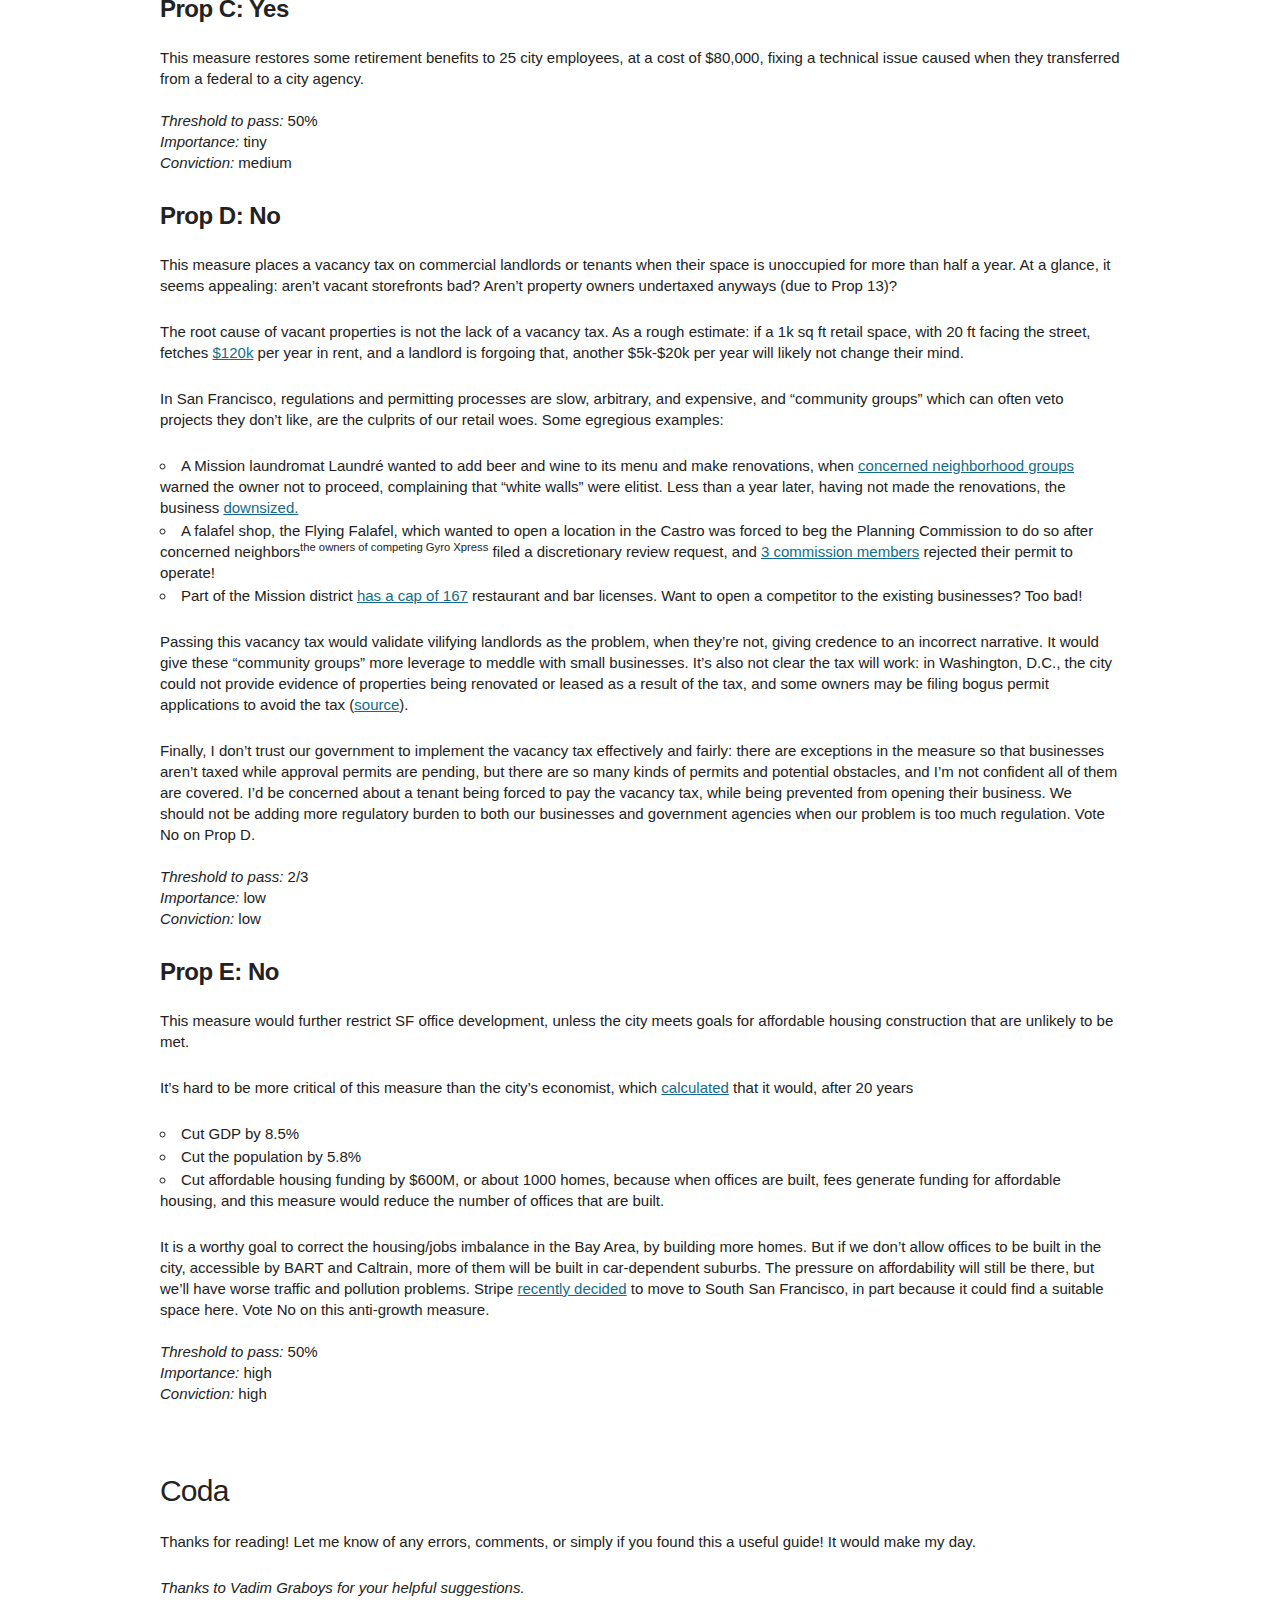
<file: endorsements/index.html>
<!DOCTYPE html>
<html lang="en">

<head>
    <!-- Basic Page Needs
		–––––––––––––––––––––––––––––––––––––––––––––––––– -->
    <meta charset="utf-8">
    <title>March 2020 San Francisco election guide</title>
    <meta name="description" content="Your guide to the San Francisco primary elections.">
    <meta name="author" content="Barak Gila">
    <!-- Mobile Specific Metas
		–––––––––––––––––––––––––––––––––––––––––––––––––– -->
    <meta name="viewport" content="width=device-width, initial-scale=1">
    <!-- FONT
		–––––––––––––––––––––––––––––––––––––––––––––––––– -->
    <link href='//fonts.googleapis.com/css?family=Raleway:400,300,600' rel='stylesheet' type='text/css'>
    <!-- CSS
		–––––––––––––––––––––––––––––––––––––––––––––––––– -->
    <link rel="stylesheet" href="/normalize.css">
    <link rel="stylesheet" href="/skeleton.css">
    <link rel="stylesheet" href="custom.css">
    <!-- Scripts
		–––––––––––––––––––––––––––––––––––––––––––––––––– -->
    <script src="//ajax.googleapis.com/ajax/libs/jquery/2.1.1/jquery.min.js"></script>
    <!-- Favicon
		–––––––––––––––––––––––––––––––––––––––––––––––––– -->
    <link rel="icon" type="image/png" href="/favicon-32x32.png" sizes="32x32" />
    <link rel="icon" type="image/png" href="/favicon-16x16.png" sizes="16x16" />
</head>

<body>
    <!-- Primary Page Layout
		–––––––––––––––––––––––––––––––––––––––––––––––––– -->
    <div class="container">
        <section class="header">
            <div class="ten columns">
                <h2>San Francisco election guide, March 2020</h2>
                <h5><a href="http://barakgila.com/" style="text-decoration: none;">Barak Gila</a></h5>
            </div>
            <div class="sfstamp">
                <div class="two columns">
                    <img style="max-width: 100%; box-sizing: border-box;" src="/sf stamp.png" alt="source: https://www.etsy.com/sg-en/listing/385828324/san-francisco-stylized-stamp-1-pin-back">
                </div>
            </div>
        </section>
    </div>
    <nav class="navbar">
        <div class="container">
            <ul class="navbar-list">
                <li class="navbar-item"><a class="navbar-link" href="#intro">Intro</a></li>
                <li class="navbar-item"><a class="navbar-link" href="#endorsements">Endorsements</a></li>
                <li class="navbar-item"><a class="navbar-link" href="#explained">Explained</a></li>
            </ul>
        </div>
    </nav>
    <nav class="navbarmobile">
        <div class="container">
            <p><a class="navbar-link" href="#intro">#intro</a></p>
            <p><a class="navbar-link" href="#endorsements">#endorsements</a></p>
            <p><a class="navbar-link" href="#explained">#explained</a></p>
        </div>
    </nav>
    <br>
    <div class="container" id="intro">
        <div>
            <h5><strong>There's an election?</strong></h5>
            <p>Yes, now through March 3, where you can vote not just for President but also DCCC members (Democratic endorsers), judges, and local propositions.</p>
        </div>
        <div>
            <h5><strong>How do I sign up?</strong></h5>
            <p>It's ✨easy and free✨ for U.S. citizens to register to vote at <a href="https://registertovote.ca.gov/">https://registertovote.ca.gov/</a>. It only takes 5 minutes, so do it right now.</p>
            <ul>
                <li>Register as a <strong>Democrat</strong> (regardless of your political beliefs), because then you can vote in the Democratic presidential primary, and for the DCCC (see below for an explainer)</li>
                <li> Check the box to <strong>receive a ballot by mail</strong> so you can vote from the comfort of your own home, using a postage-paid envelope!
                </li>
                <li>Register, or re-register as a Democrat, by <strong>Feb 18</strong>, the deadline (if you miss it, you can still go vote in person).</li>
            </ul>
        </div>
        <div>
            <h5><strong>Why should I vote?</strong></h5>
            <p>At the state and local level, your vote isn't wasted!</p>
            <ul>
                <li><strong>Do you live or work in San Francisco?</strong> There's a ballot prop that would shrink San Francisco's GDP and population by more than 5% if it passes.</li>
                <li><strong>Is your rent too high?</strong> Housing is almost exclusively a local and state, not federal, issue. Vote for policies that will build more homes and lower your rent.</li>
                <li><strong>Sick of gerrymandering and the electoral college?</strong> Local and state ballot props are by popular vote and are less partisan: your vote counts!</li>
                <li>Finally, young people and renters vote at a fraction of the rate older people and homeowners do, so by voting you'll be helping to correct that imbalance and ensure your interests are heard. </li>
            </ul>
        </div>
    </div>
    <br>
    <div class="container" id="endorsements">
        <div>
            <h3>The endorsements</h3>
        </div>
        <p>You’ll be able to vote for either district 17 or 19, depending on where you live in San Francisco.</p>
        <div>
            <h5>President, Democratic nominee</h5>
            <p><em>this space intentionally left blank.</em></p>
        </div>
        <div class="row">
            <div class="six columns">
                <h5>Member, County Central Committee (DCCC) District 17</h5>
                Bivett Brackett<br>
                Nancy Tung<br>
                Nima Rahimi<br>
                Victor Olivieri<br>
                Austin Hunter<br>
                Kristen Asato-Webb<br>
                Mick Del Rosario<br>
                Mike Chen<br>
                Steven Buss<br>
                Tyra Fennell<br><br>
                <h5>State Assembly Member, District 17</h5>
                David Chiu<br><br>
            </div>
            <div class="six columns">
                <h5>Member, County Central Committee (DCCC) District 19</h5>
                Ahsha Safai<br>
                Cyn Wang<br>
                Jane Natoli<br>
                Janice Li<br>
                Kathleen Anderson<br>
                Mary Jung<br>
                Mawuli Tugbenyoh<br>
                Nadia Rahman<br>
                Seeyew Mo<br>
                Suzy Loftus<br><br>
                <h5>State Assembly Member, District 17</h5>
                Phil Ting<br><br>
            </div>
        </div>
        <h5>U.S. Representative, District 12</h5>
        Nancy Pelosi<br><br>
        <h5>State Senator, District 11</h5>
        Scott Wiener<br><br>
        <h5>Judges</h5>
        <strong>Seat #1:</strong> Pang Ly<br>
        <strong>Seat #18:</strong> Dorothy Chou Proudfoot<br>
        <strong>Seat #21:</strong> Kulvindar “Rani” Singh<br>
        <br>
        <h5>State Propositions</h5>
        <strong>Prop 13:</strong><sup>cursed prop number</sup> Yes<br>
        <br>
        <h5>Local Propositions</h5>
        <strong>Prop A:</strong> No<br>
        <strong>Prop B:</strong> Yes<br>
        <strong>Prop C:</strong> Yes<br>
        <strong>Prop D:</strong> No<br>
        <strong>Prop E:</strong> No<br>
        <br><br>
    </div>
    <div class="container" id="explained">
        <h3>The details</h3>
    </div>
    <div class="container" id="dccc">
        <section class="header">
            <h5><strong>The Democratic County Central Committee (DCCC)</strong></h5>
            <h5>What is it?</h5>
            <p>The DCCC is the group that determines who the "San Francisco Democratic Party" endorses. As you can imagine, the Democratic Party has a fair bit of clout in SF, so having their official endorsement makes a substantial difference in how people vote.</p>
            <p>By registering Democratic and voting for DCCC candidates that share your pro-housing, progressive values, you are influencing politics in SF positively.</p>
            <h5>How'd you decide who to endorse?</h5>
            <p>I outsourced my endorsements here to <a href="https://yimbyaction.org/join/">YIMBY Action</a> (Yes in my backyard), San Francisco's main pro-housing group. <a href="https://medium.com/@sfyimby/sf-yimby-endorsements-for-march-2020-a3c188527940">Here are</a> their full endorsements.</p>
            <h5 id="badleague">Aside: the SF League of Pissed Off Voters is bad</h5>
            <p>Another helpful resource (for who not to vote for) was the SF League of Pissed Off Voters. They sent candidates a <a href="http://www.theleaguesf.org/march_2020_candidate_questionnaires">questionnaire</a> full of litmus tests for their preferred policies, which are bad, at least on housing.
                The League wants candidates to oppose SB 50, our state’s best hope for building more homes quickly. They also wanted candidates to oppose any market-rate housing on public land, even if that land could subsidize additional affordable units to be built too. I <a href="https://docs.google.com/spreadsheets/d/1AqF9ebsOrxkjk9Khhc3ND1cci3-Fu4PNSXTb9-GQlzI/edit#gid=0">tabulated</a> everyone’s responses to these questions, and most of the non-YIMBY-endorsed candidates agree to positions which would result in fewer homes to be built.</p>
            <p>(Curiously for a group that purports to be pissed off, their questionnaire also asks prospective DCCC members to promise to endorse the incumbents in 4 of the 6 upcoming supervisor races. A DCCC member should endorse whomever they feel is the best candidate depending on their values, issue positions, and political considerations; binding them to endorsing incumbents greatly reduces the power of the DCCC.)
            </p>
            <h5><strong>U.S. Representative, District 12</strong></h5>
            <p>I support <strong>Nancy Pelosi</strong> for reelection. She is the current Speaker of the House of Representatives. Though I do wish we had a younger generation of leadership in Congress, she’s been effective in running the House, getting bills passed, and managing impeachment in a popular way.</p>
            <p>Her most prominent opponent, <strong>Shahid Buttar</strong>, is a democratic socialist in the Bernie vein. An interesting endorsement for him is by Cory Doctorow. As you can imagine, almost everyone has endorsed Pelosi.</p>
            <h5><strong>State Senator, District 11</strong></h5>
            <div class="row">
                <div class="five columns">
                    <p><strong>Scott Wiener</strong> is the best legislator I’ve ever known. He’s been tireless in advocating for more housing, our state’s biggest issue. Though SB 50 has recently failed in the State Senate, he’ll be back with other housing bills in the coming months, and SB 50 (and its predecessor SB 827) have already changed the housing conversation. Wiener did pass SB 35, which has led to <a href="https://medium.com/yimby/the-latest-on-vallco-explained-9d379c9a2773">the under-construction 2000-home project in Cupertino at the site of Vallco.</a></p>
                    <p>Among many other bills, Wiener wrote California’s bill protecting net neutrality, and has been working to extend nightlife hours so that bars can be open until 4am.</p>
                </div>
                <div class="seven columns">
                    <a href="https://twitter.com/scott_wiener/status/968938785978241024">
                        <img style="max-width: 100%; box-sizing: border-box;" src="/wiener village.jpeg" alt="wiener village"></a>
                </div>
            </div>
            <p>By contrast, his most prominent opponent, Jackie Fielder, has a housing plan to spend $100B over 10 years to build 100,000 more homes. Unfortunately, we have a <a href="https://en.wikipedia.org/wiki/California_housing_shortage">shortage of more than 3 million homes</a> (we are 49th in housing units per resident), so this would barely make a dent in the crisis.</p>
            <h5><strong>State Assembly, District 17</strong></h5>
            <p><strong>David Chiu</strong> is running unopposed. Conveniently, he’s endorsed Wiener’s SB 50, and has <a href="https://www.sfchronicle.com/politics/article/Californians-home-mortgage-deduction-would-be-14960585.php">introduced AB 1905</a> to limit the CA mortgage interest deduction. (Did you know you can’t deduct your rent from your state taxes, but you can deduct interest from your mortgage on even your second house in Tahoe?)</p>
            <h5><strong>State Assembly, District 19</strong></h5>
            <p><strong>Phil Ting</strong> is also the most pro-housing candidate, having endorsed SB 50.</p>
            <h5><strong>Judges</strong></h5>
            <p>I outsourced these endorsements to the <a href="https://projects.sfchronicle.com/2020/voter-guide/endorsements/">SF Chronicle.</a> In each case, they selected the more mainstream candidate with more endorsements from other judges and elected officials.</p>
            <p>Note that in each case, the SF League of Pissed Off Voters <a href="#badleague">(which is bad)</a> endorsed the opposite candidate.</p>
            <br>
            <h4>The propositions</h4>
            <p>See <a href="https://projects.sfchronicle.com/2020/voter-guide/">the SF Chronicle voter guide</a> for summaries of each Prop (and their endorsement) as well as <a href="https://sfelections.sfgov.org/sites/default/files/Documents/Voting/2020/M20_VIP_EN.pdf">the SF Voter Pamphlet</a> (and <a href="https://vig.cdn.sos.ca.gov/2020/primary/pdf/complete-vig.pdf">CA Voter Guide</a> for state Prop 13) for fuller details.</p>
            <h5><strong>Prop 13: Yes</strong></h5>
            <p>Unlike the other, notorious <a href="https://en.wikipedia.org/wiki/1978_California_Proposition_13">Prop 13</a><sup>which has ruined CA’s finances and turned our state into a feudal society, in which homeowners’ <a href="https://ballotpedia.org/California_Proposition_58,_Real_Estate_Transfers_Within_Families_(1986)">children</a> and <a href="https://ballotpedia.org/California_Proposition_193,_Tax_Implications_of_Grandparent-Grandchild_Property_Transfers_(1996)">grandchildren</a> can inherit artificially low property tax rates, meaning that those who have owned their home longer can pay a tenth or less of what newer homeowners pay</sup>, this one authorizes $15B in state bonds to improve our schools. The SF Chronicle, CA Democratic Party, and most state officials endorse it.<br><br>
                <em>Threshold to pass:</em> 50%<br>
                <em>Importance:</em> low<br>
                <em>Conviction:</em> low<br>
            </p>
            <h5><strong>Prop A: No</strong></h5>
            <p>In 2012, the accrediting commission for SF City College “said the college should lose accreditation because of tangled governance structures, poor fiscal controls and insufficient self-evaluation and reporting,” according to the SF Chronicle (Wikipedia has <a href="https://en.wikipedia.org/wiki/City_College_of_San_Francisco#Accreditation_crisis">more details</a>). Given my impression that SF City College is not well-run, and the absence of Mayor Breed’s or any Supervisors’ endorsements on this prop, I am inclined not to give them another $845M in bond funds. The SF Chronicle’s endorsement is to vote Yes, with the caveat that they may not be as likely to agree if City College asks for another bond.
                <br><br>
                <em>Threshold to pass:</em> 55%<br>
                <em>Importance:</em> low<br>
                <em>Conviction:</em> low<br>
            </p>
            <h5><strong>Prop B: Yes</strong></h5>
            <p>Supported by the Mayor and almost all the Supervisors, this measure authorizes $629M in bonds to finance earthquake- and emergency-preparedness infrastructure improvements.
                <br><br>
                <em>Threshold to pass:</em> 2/3<br>
                <em>Importance:</em> low<br>
                <em>Conviction:</em> medium<br>
            </p>
            <h5><strong>Prop C: Yes</strong></h5>
            <p>This measure restores some retirement benefits to 25 city employees, at a cost of $80,000, fixing a technical issue caused when they transferred from a federal to a city agency.
                <br><br>
                <em>Threshold to pass:</em> 50%<br>
                <em>Importance:</em> tiny<br>
                <em>Conviction:</em> medium<br>
            </p>
            <h5><strong>Prop D: No</strong></h5>
            <p>This measure places a vacancy tax on commercial landlords or tenants when their space is unoccupied for more than half a year. At a glance, it seems appealing: aren’t vacant storefronts bad? Aren’t property owners undertaxed anyways (due to Prop 13)?</p>
            <p>The root cause of vacant properties is not the lack of a vacancy tax. As a rough estimate: if a 1k sq ft retail space, with 20 ft facing the street, fetches <a href="https://www.loopnet.com/california/san-francisco_retail-space-for-lease/">$120k</a> per year in rent, and a landlord is forgoing that, another $5k-$20k per year will likely not change their mind.</p>
            <p>In San Francisco, regulations and permitting processes are slow, arbitrary, and expensive, and “community groups” which can often veto projects they don’t like, are the culprits of our retail woes. Some egregious examples:</p>
            <ul>
                <li>A Mission laundromat Laundré wanted to add beer and wine to its menu and make renovations, when <a href="https://missionlocal.org/2018/10/laundre-owner-shaken-after-private-meeting-with-mission-community-groups/">concerned neighborhood groups</a> warned the owner not to proceed, complaining that “white walls” were elitist. Less than a year later, having not made the renovations, the business <a href="https://missionlocal.org/2019/08/laundres-cafe-shutters-but-you-can-still-wash-your-fashion/">downsized.</a></li>
                <li>A falafel shop, the Flying Falafel, which wanted to open a location in the Castro was forced to beg the Planning Commission to do so after concerned neighbors<sup>the owners of competing Gyro Xpress</sup> filed a discretionary review request, and <a href="https://hoodline.com/2019/10/flying-falafel-approved-for-castro-location-after-sparking-neighborhood-controversy">3 commission members</a> rejected their permit to operate!</li>
                <li>Part of the Mission district <a href="https://sf.eater.com/2018/10/31/18048182/mission-district-restaurant-bar-limit-number">has a cap of 167</a> restaurant and bar licenses. Want to open a competitor to the existing businesses? Too bad!</li>
            </ul>
            <p>Passing this vacancy tax would validate vilifying landlords as the problem, when they’re not, giving credence to an incorrect narrative. It would give these “community groups” more leverage to meddle with small businesses. It’s also not clear the tax will work: in Washington, D.C., the city could not provide evidence of properties being renovated or leased as a result of the tax, and some owners may be filing bogus permit applications to avoid the tax (<a href="https://www.governing.com/topics/urban/gov-cities-blight-taxes-lc.html">source</a>).</p>
            <p>Finally, I don’t trust our government to implement the vacancy tax effectively and fairly: there are exceptions in the measure so that businesses aren’t taxed while approval permits are pending, but there are so many kinds of permits and potential obstacles, and I’m not confident all of them are covered. I’d be concerned about a tenant being forced to pay the vacancy tax, while being prevented from opening their business. We should not be adding more regulatory burden to both our businesses and government agencies when our problem is too much regulation. Vote No on Prop D.
                <br><br>
                <em>Threshold to pass:</em> 2/3<br>
                <em>Importance:</em> low<br>
                <em>Conviction:</em> low<br>
            </p>
            <h5><strong>Prop E: No</strong></h5>
            <p>This measure would further restrict SF office development, unless the city meets goals for affordable housing construction that are unlikely to be met.</p>
            <p>It’s hard to be more critical of this measure than the city’s economist, which <a href="https://www.sfchronicle.com/business/article/SF-economist-Prop-E-office-limits-would-slash-15007843.php">calculated</a> that it would, after 20 years</p>
			<ul>
                <li>Cut GDP by 8.5%</li>
                <li>Cut the population by 5.8%</li>
                <li>Cut affordable housing funding by $600M, or about 1000 homes, because when offices are built, fees generate funding for affordable housing, and this measure would reduce the number of offices that are built.</li>
            </ul>

            <p> It is a worthy goal to correct the housing/jobs imbalance in the Bay Area, by building more homes. But if we don’t allow offices to be built in the city, accessible by BART and Caltrain, more of them will be built in car-dependent suburbs. The pressure on affordability will still be there, but we’ll have worse traffic and pollution problems. Stripe <a href="https://sfist.com/2019/10/24/stripe-is-leaving-its-san-francisco-headquarters-for-south-san-francisco/">recently decided</a> to move to South San Francisco, in part because it could find a suitable space here. Vote No on this anti-growth measure.
                <br><br>
                <em>Threshold to pass:</em> 50%<br>
                <em>Importance:</em> high<br>
                <em>Conviction:</em> high<br>
            </p>
            <br><br>
            <h4>Coda</h5>
            <p>Thanks for reading! Let me know of any errors, comments, or simply if you found this a useful guide! It would make my day.</p>
            <p><em>Thanks to Vadim Graboys for your helpful suggestions.</em></p>
        </section>
    </div>
    <!-- End Document
–––––––––––––––––––––––––––––––––––––––––––––––––– -->
</body>

</html>
</file>
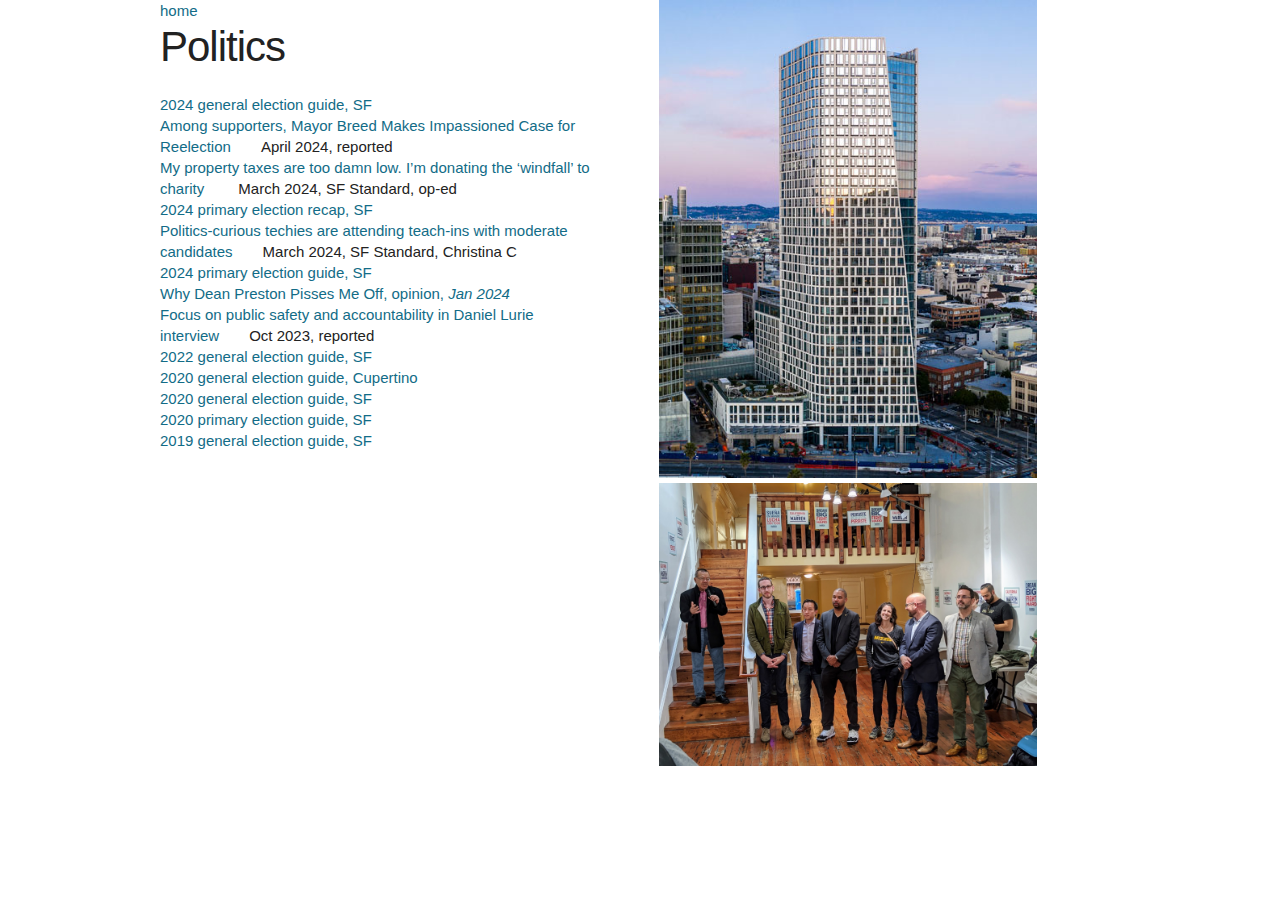
<file: politics/index.html>
<!DOCTYPE html>
<html lang="en">
<head>
  <!-- Global site tag (gtag.js) - Google Analytics -->
  <script async src="https://www.googletagmanager.com/gtag/js?id=UA-180800984-1"></script>
  <script>
  window.dataLayer = window.dataLayer || [];
  function gtag(){dataLayer.push(arguments);}
  gtag('js', new Date());
  gtag('config', 'UA-180800984-1');
  </script>

  <!-- Basic Page Needs
  –––––––––––––––––––––––––––––––––––––––––––––––––– -->
  <meta charset="utf-8">
  <title>Barak Gila politics index</title>
  <meta name="description" content="">
  <meta name="author" content="">

  <!-- Mobile Specific Metas
  –––––––––––––––––––––––––––––––––––––––––––––––––– -->
  <meta name="viewport" content="width=device-width, initial-scale=1">

  <!-- FONT
  –––––––––––––––––––––––––––––––––––––––––––––––––– -->
  <link href='//fonts.googleapis.com/css?family=Raleway:400,300,600' rel='stylesheet' type='text/css'>

  <!-- CSS
  –––––––––––––––––––––––––––––––––––––––––––––––––– -->
  <link rel="stylesheet" href="/normalize.css">
  <link rel="stylesheet" href="/skeleton.css">

  <!-- Scripts
  –––––––––––––––––––––––––––––––––––––––––––––––––– -->
  <script src="//ajax.googleapis.com/ajax/libs/jquery/2.1.1/jquery.min.js"></script>

  <!-- Favicon
  –––––––––––––––––––––––––––––––––––––––––––––––––– -->
  <link rel="icon" type="image/png" href="/favicon-32x32.png" sizes="32x32" />
  <link rel="icon" type="image/png" href="/favicon-16x16.png" sizes="16x16" />

</head>
<body>

  <!-- Primary Page Layout
  –––––––––––––––––––––––––––––––––––––––––––––––––– -->

  <div class="section hero">
    <div class="container">
      <div class="six columns">
        <div class="row">
          <a href=".." style="text-decoration: none;">home</a>
        </div>
        <div class="row">
          <h2>Politics</h2>
        </div>
        <div class="row">
          <a href="https://barakgila.notion.site/Nov-2024-Election-Guide-SF-CA-USA-ff30bafc6a3f488aad0d85f24470fad3?pvs=4" style="text-decoration: none;">2024 general election guide, SF</a>
        </div>
        <div class="row">
          <a href="https://barakgila.notion.site/Among-supporters-Breed-Makes-Impassioned-Case-for-Reelection-57d6eb3fae3e43039c79d2c5d7170e32" style="text-decoration: none;">Among supporters, Mayor Breed Makes Impassioned Case for Reelection</a>&emsp;&emsp;April 2024, reported
        </div>
        <div class="row">
          <a href="https://bit.ly/article-standard-1" style="text-decoration: none;">My property taxes are too damn low. I’m donating the ‘windfall’ to charity </a>&emsp;&emsp;March 2024, SF Standard, op-ed
        </div>
        <div class="row">
          <a href="https://barakgila.notion.site/Progressive-Democrat-Sweep-SF-s-March-2024-election-recap-next-steps-0e3c14c9a2864de88dc7f5119f1af7df?pvs=4" style="text-decoration: none;">2024 primary election recap, SF</a>
        </div>
        <div class="row">
          <a href="https://bit.ly/article-standard-0" style="text-decoration: none;">Politics-curious techies are attending teach-ins with moderate candidates</a>&emsp;&emsp;March 2024, SF Standard, Christina C
        </div>
        <div class="row">
          <a href="https://barakgila.notion.site/March-2024-Election-Guide-SF-CA-USA-b1f51dbe454749ec988a1eaa93c61708" style="text-decoration: none;">2024 primary election guide, SF</a>
        </div>
        <div class="row">
          <a href="https://barakgila.notion.site/Why-Dean-Preston-Pisses-Me-Off-df5e93b5a69f4c7a991a56970c979263" style="text-decoration: none;">Why Dean Preston Pisses Me Off, opinion, <em>Jan 2024</em></a>
        </div>
        <div class="row">
          <a href="https://barakgila.notion.site/Focus-on-public-safety-and-accountability-in-Daniel-Lurie-interview-d60d45d7d10c48c897f8041f192e9beb" style="text-decoration: none;">Focus on public safety and accountability in Daniel Lurie interview</a>&emsp;&emsp;Oct 2023, reported
        </div>
        <div class="row">
          <a href="https://barakgila.notion.site/Nov-2022-SF-Election-Guide-ffa7330704514b878a9cf968f0ea315e" style="text-decoration: none;">2022 general election guide, SF</a>
        </div>
        <div class="row">
          <a href="./2020-general-cupertino" style="text-decoration: none;">2020 general election guide, Cupertino</a>
        </div>
        <div class="row">
          <a href="./2020-general-sf" style="text-decoration: none;">2020 general election guide, SF</a>
        </div>
        <div class="row">
          <a href="./2020-primary-sf" style="text-decoration: none;">2020 primary election guide, SF</a>
        </div>
        <div class="row">
          <a href="https://medium.com/@barak.gila/san-francisco-november-2019-election-endorsements-analysis-184b3877bb10" style="text-decoration: none;">2019 general election guide, SF</a>
        </div>
        <div class="row">
          <br>
        </div>
      </div>
      <div class="five columns">
        <img style="max-width: 100%; box-sizing: border-box;" src="1550 van ness.jpg" alt="more housing plz">
        <img style="max-width: 100%; box-sizing: border-box;" src="warren kickoff.jpg" alt="warren's campaign kickoff">
      </div>
    </div>
  </div>




<!-- End Document
  –––––––––––––––––––––––––––––––––––––––––––––––––– -->
</body>
</html>
</file>
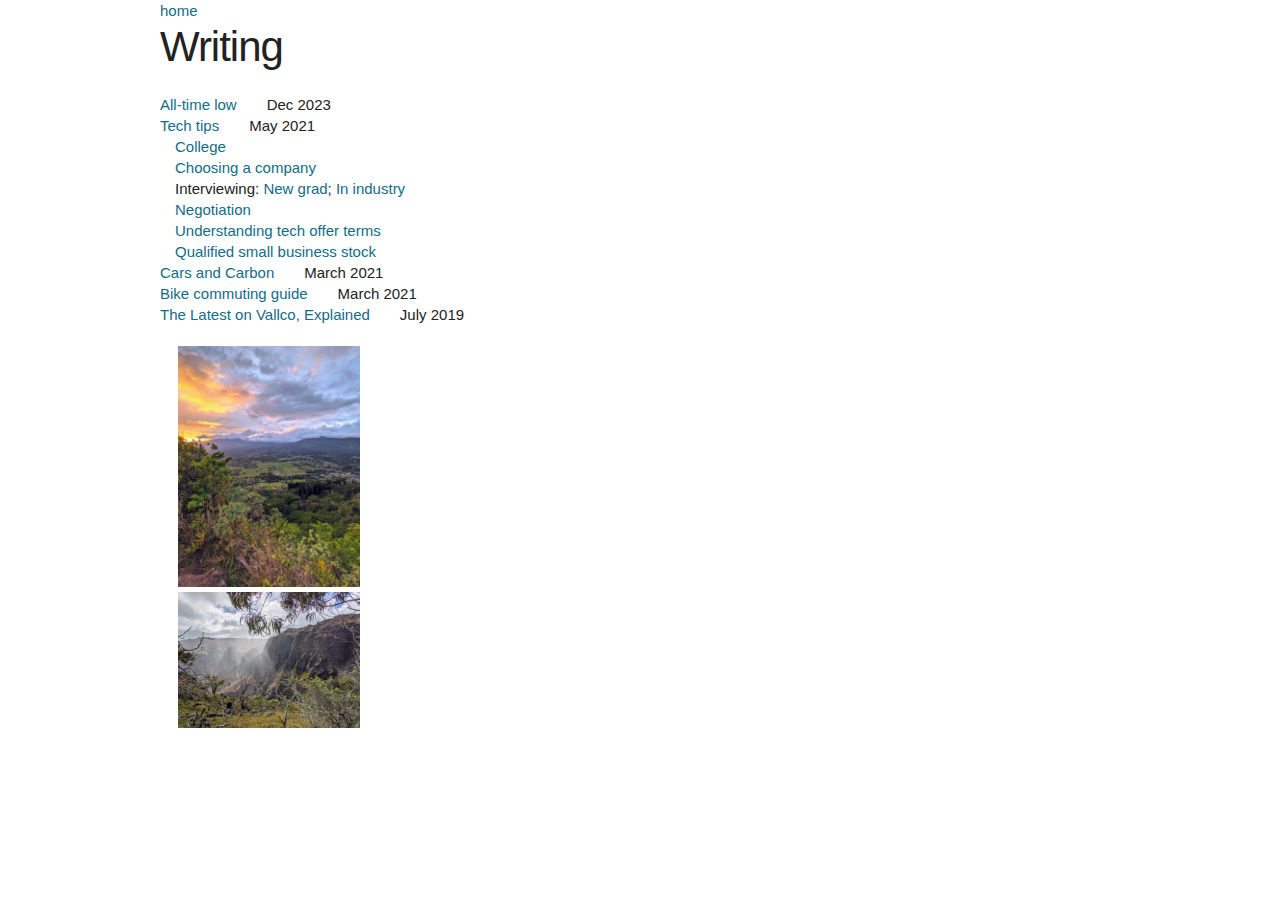
<file: writing/index.html>
<!DOCTYPE html>
<html lang="en">
<head>
  <!-- Global site tag (gtag.js) - Google Analytics -->
  <script async src="https://www.googletagmanager.com/gtag/js?id=UA-180800984-1"></script>
  <script>
  window.dataLayer = window.dataLayer || [];
  function gtag(){dataLayer.push(arguments);}
  gtag('js', new Date());
  gtag('config', 'UA-180800984-1');
  </script>

  <!-- Basic Page Needs
  –––––––––––––––––––––––––––––––––––––––––––––––––– -->
  <meta charset="utf-8">
  <title>Barak Gila writing index</title>
  <meta name="description" content="">
  <meta name="author" content="">

  <!-- Mobile Specific Metas
  –––––––––––––––––––––––––––––––––––––––––––––––––– -->
  <meta name="viewport" content="width=device-width, initial-scale=1">

  <!-- FONT
  –––––––––––––––––––––––––––––––––––––––––––––––––– -->
  <link href='//fonts.googleapis.com/css?family=Raleway:400,300,600' rel='stylesheet' type='text/css'>

  <!-- CSS
  –––––––––––––––––––––––––––––––––––––––––––––––––– -->
  <link rel="stylesheet" href="/normalize.css">
  <link rel="stylesheet" href="/skeleton.css">

  <!-- Scripts
  –––––––––––––––––––––––––––––––––––––––––––––––––– -->
  <script src="//ajax.googleapis.com/ajax/libs/jquery/2.1.1/jquery.min.js"></script>

  <!-- Favicon
  –––––––––––––––––––––––––––––––––––––––––––––––––– -->
  <link rel="icon" type="image/png" href="/favicon-32x32.png" sizes="32x32" />
  <link rel="icon" type="image/png" href="/favicon-16x16.png" sizes="16x16" />

</head>
<body>

  <!-- Primary Page Layout
  –––––––––––––––––––––––––––––––––––––––––––––––––– -->

  <div class="section hero">
    <div class="container">
      <div class="six columns">
        <div class="row">
          <a href=".." style="text-decoration: none;">home</a>
        </div>
        <div class="row">
          <h2>Writing</h2>
        </div>
        <div class="row">
          <a href="https://barakgila.notion.site/All-time-low-3654b668a6a54f68bf46d57560386b18" style="text-decoration: none;">All-time low</a>&emsp;&emsp;Dec 2023
        </div>
        <div class="row">
          <a href="https://barakgila.notion.site/Barak-s-tech-tips-95183c7d7e5e4e7691e9a199226952ae" style="text-decoration: none;">Tech tips</a>&emsp;&emsp;May 2021
        </div>
        <div class="row">
          &emsp;<a href="https://barakgila.notion.site/College-5f91e7b1fecd4b5c836e88b6b712146b" style="text-decoration: none;">College</a>
        </div>
        <div class="row">
          &emsp;<a href="https://barakgila.notion.site/Choosing-a-company-fceda4b825db492d9678d1317fb96857" style="text-decoration: none;">Choosing a company</a>
        <div class="row">
          &emsp;Interviewing: <a href="https://barakgila.notion.site/Interviewing-new-grad-12f6178678aa4147929e658f7a26e3c5" style="text-decoration: none;">New grad</a>; <a href="https://barakgila.notion.site/Interviewing-in-industry-fc10d226d3fa402b833afb6cba28d15d" style="text-decoration: none;">In industry</a>
        </div>
        <div class="row">
          &emsp;<a href="https://barakgila.notion.site/Negotiation-b9bad9be335b498d9e4ad40fbc255a47" style="text-decoration: none;">Negotiation</a>
        </div>
        <div class="row">
          &emsp;<a href="https://barakgila.notion.site/Understanding-tech-offer-terms-856b44385ced41a38f129fe8855a960f" style="text-decoration: none;">Understanding tech offer terms</a>
        </div>
        <div class="row">
          &emsp;<a href="https://barakgila.notion.site/Qualified-small-business-stock-2780e06060bc4fe4a902e4add07f52ee" style="text-decoration: none;">Qualified small business stock</a>
        <div class="row">
          <a href="./cars-and-carbon" style="text-decoration: none;">Cars and Carbon</a>&emsp;&emsp;March 2021
        </div>
        <div class="row">
          <a href="./bike-commuting-guide" style="text-decoration: none;">Bike commuting guide</a>&emsp;&emsp;March 2021
        </div>
        <div class="row">
          <a href="https://medium.com/yimby/the-latest-on-vallco-explained-9d379c9a2773" style="text-decoration: none;">The Latest on Vallco, Explained</a>&emsp;&emsp;July 2019
        </div>
        <div class="row">
          <br>
        </div>
      </div>
      <div class="five columns">
        <img style="max-width: 100%; box-sizing: border-box;" src="kauai-sleeping-giant-portrait.jpg" alt="kauai 1">
        <img style="max-width: 100%; box-sizing: border-box;" src="kauai-canyon-landscape.jpg" alt="kauai 2">
      </div>
    </div>
  </div>




<!-- End Document
  –––––––––––––––––––––––––––––––––––––––––––––––––– -->
</body>
</html>
</file>
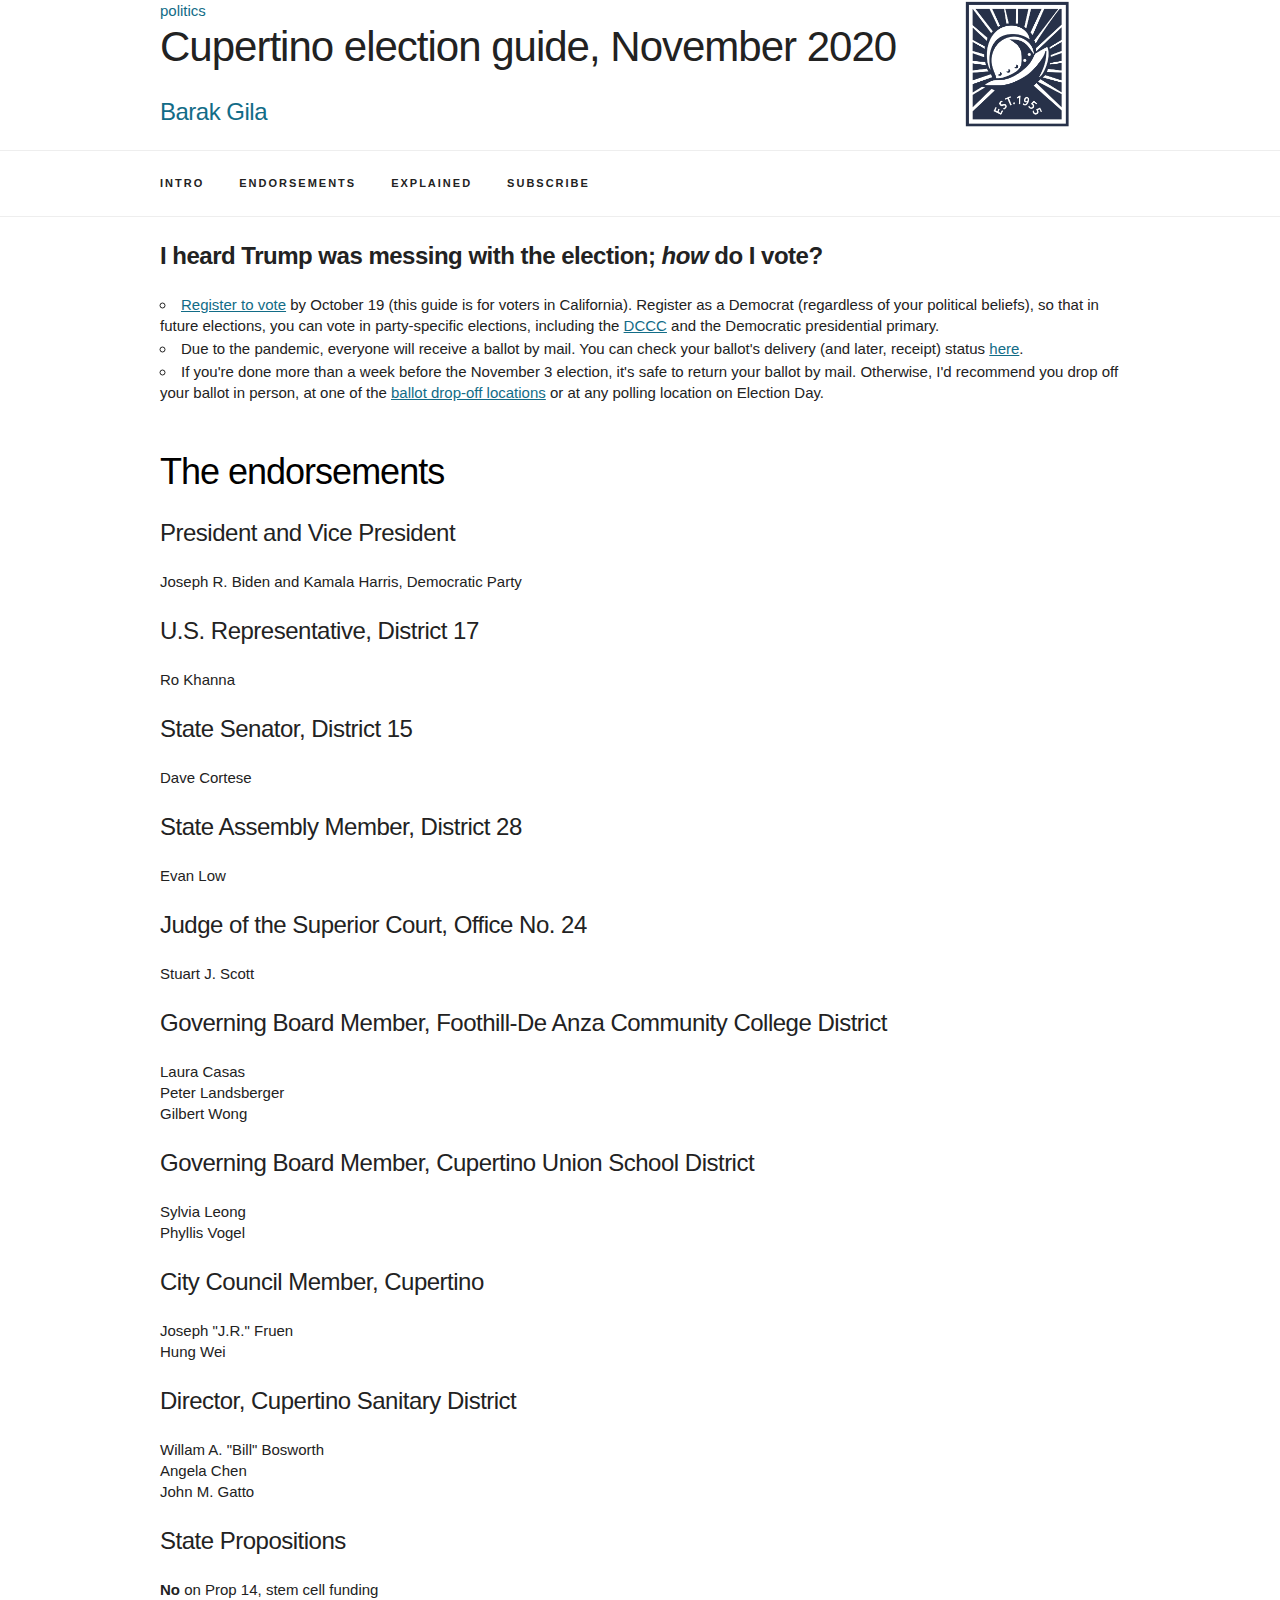
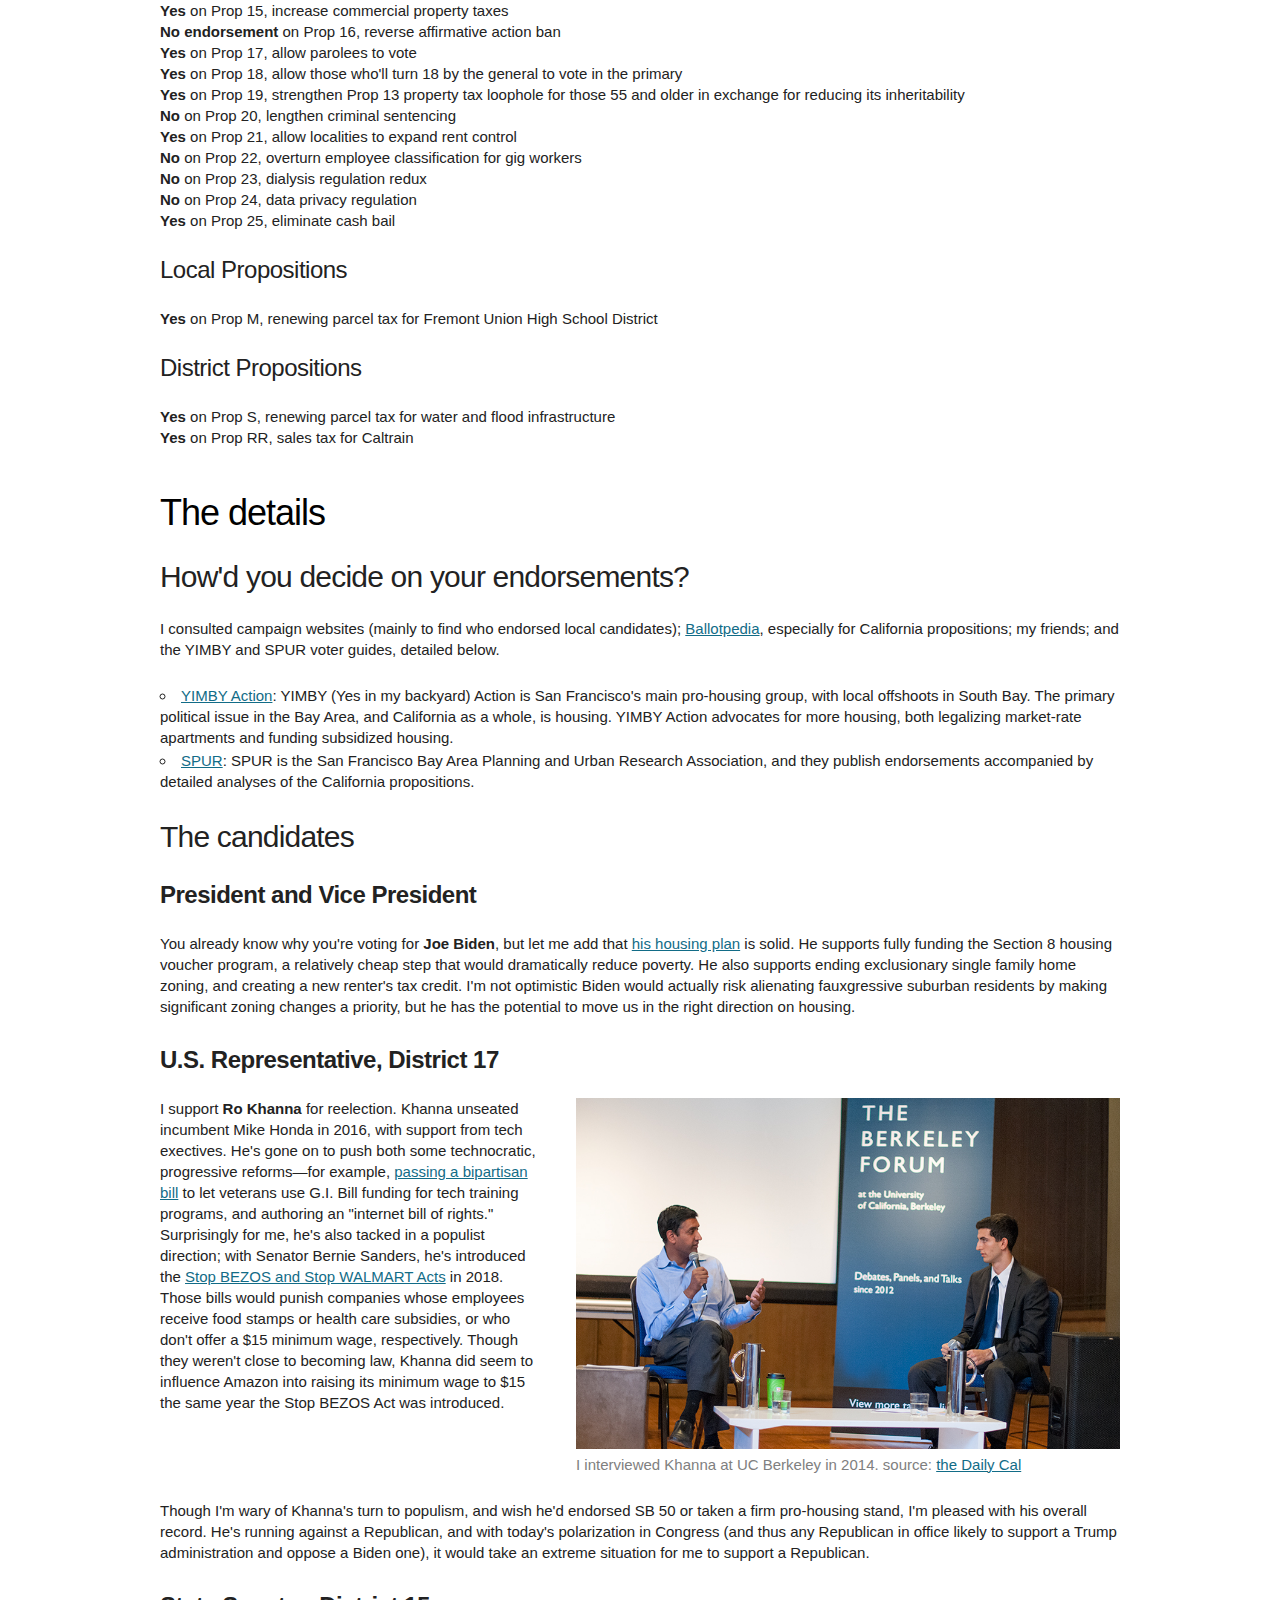
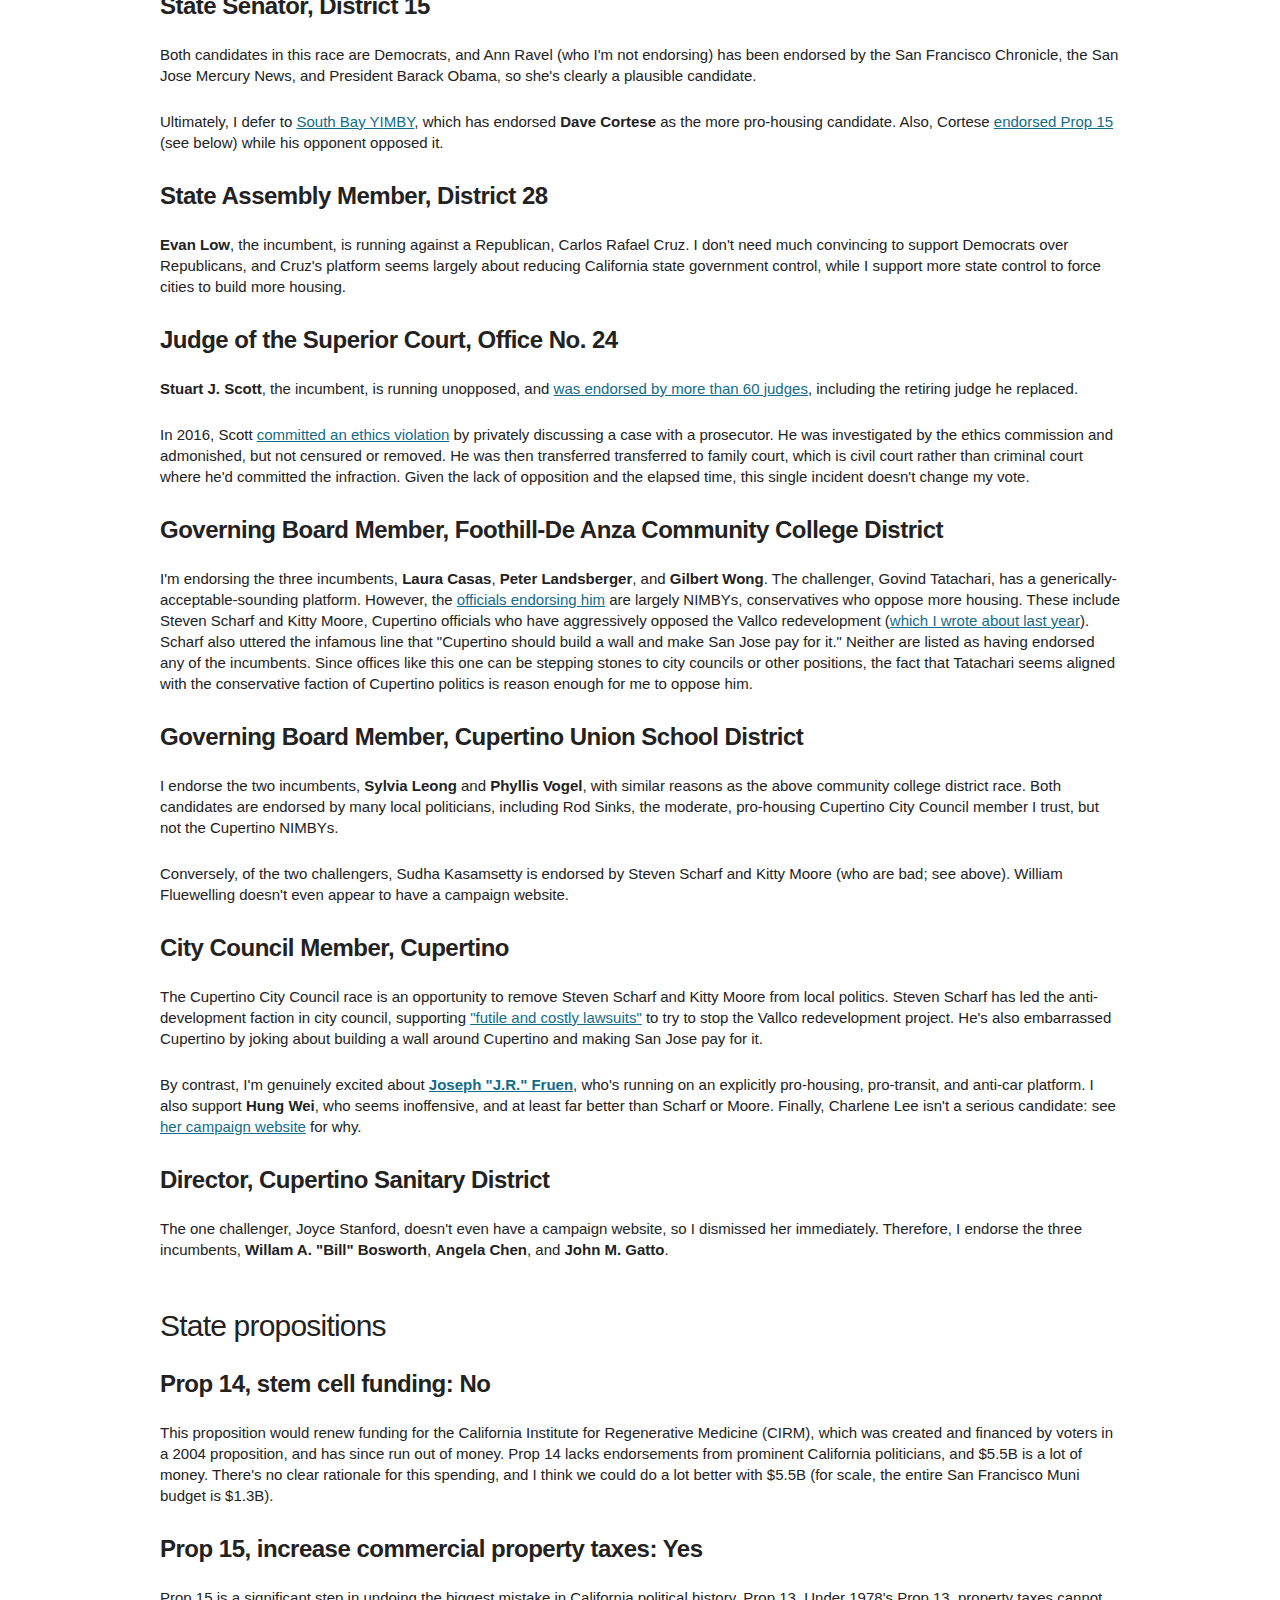
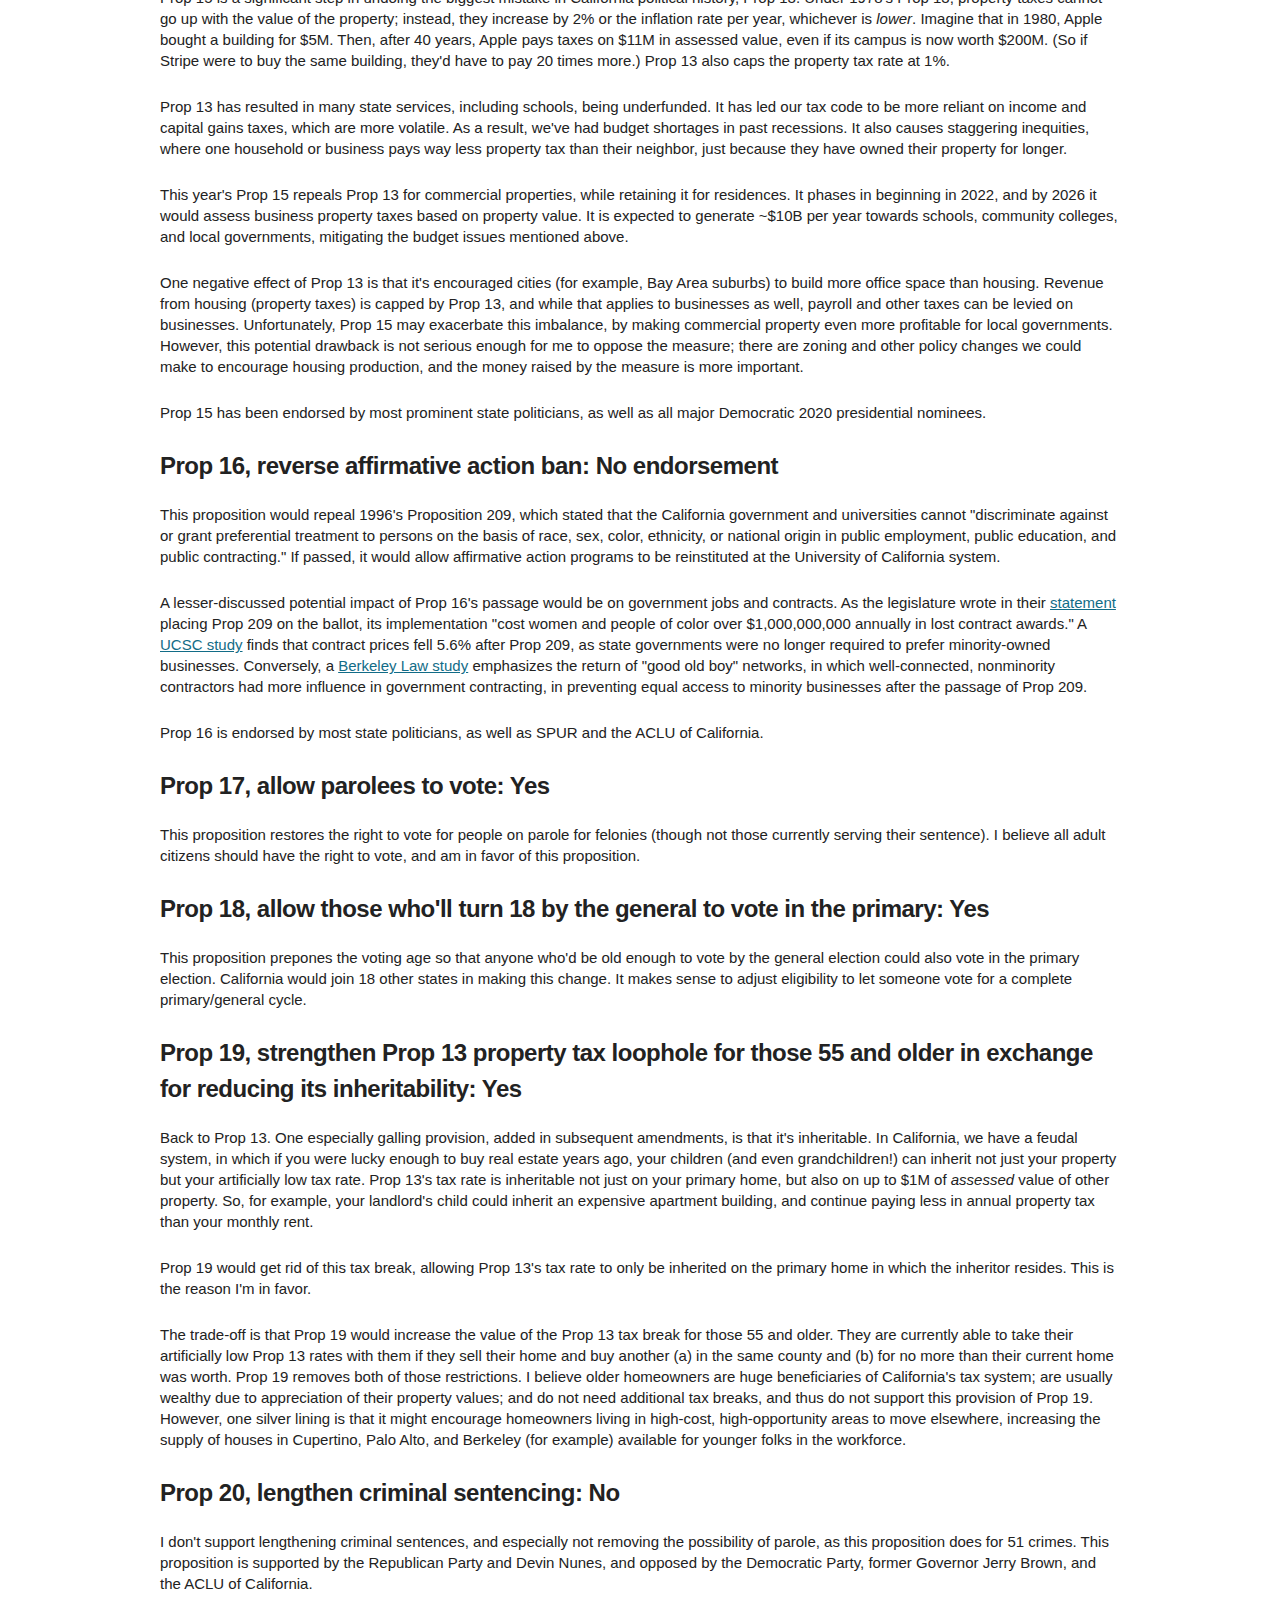
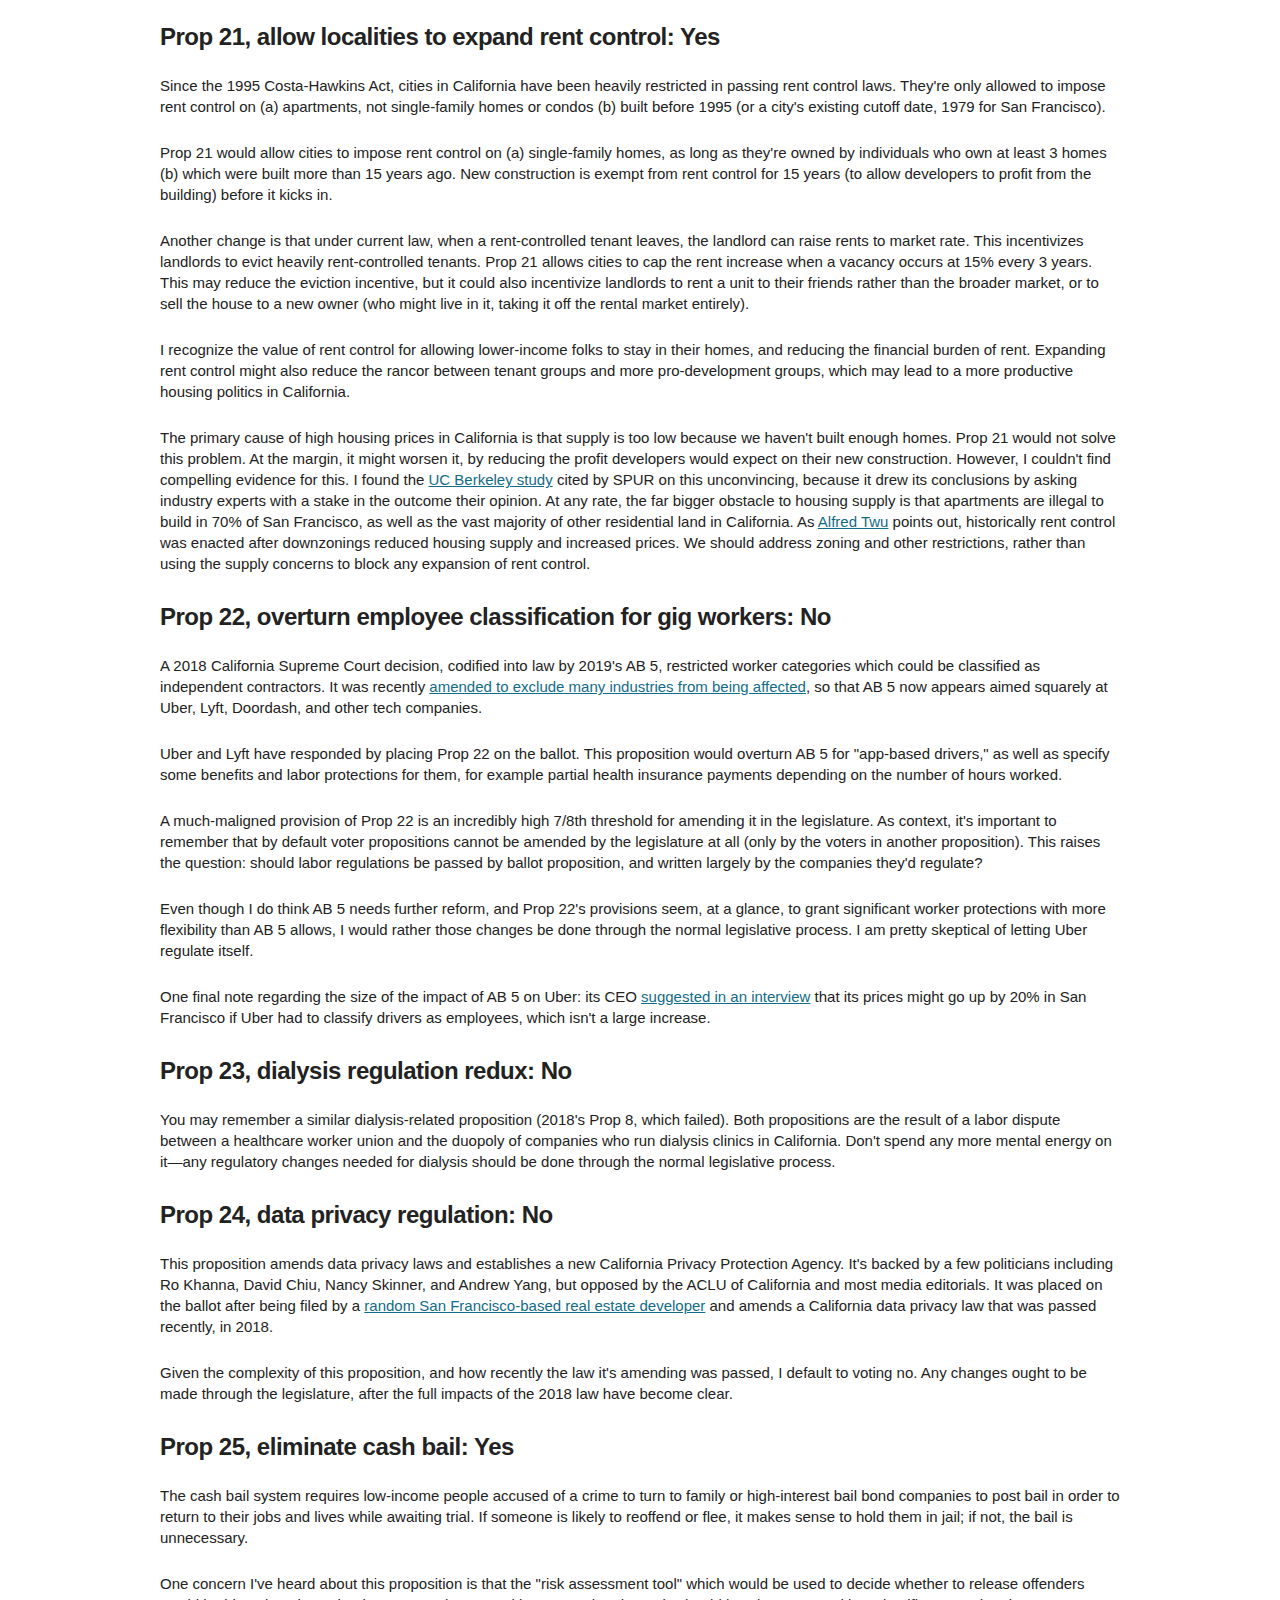
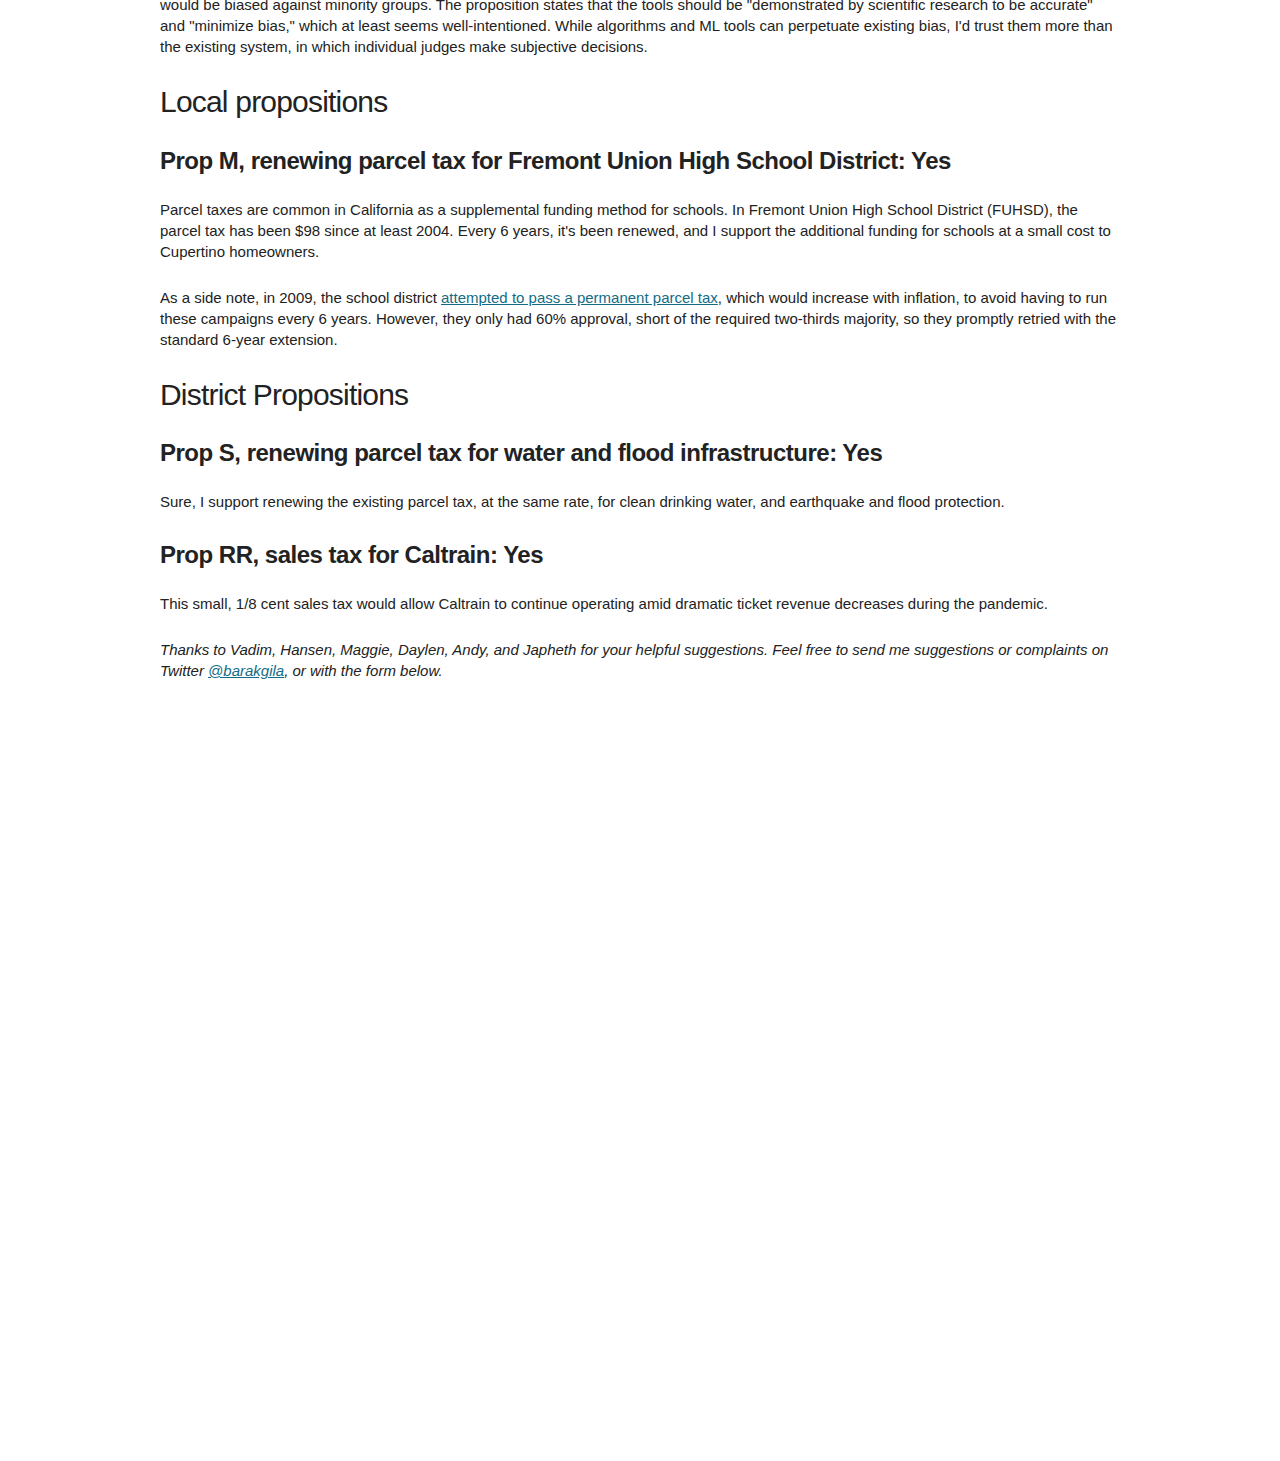
<file: politics/2020-general-cupertino/index.html>
<!DOCTYPE html>
<html lang="en">
    <head>
        <!-- Global site tag (gtag.js) - Google Analytics -->
        <script async src="https://www.googletagmanager.com/gtag/js?id=UA-180800984-1"></script>
        <script>
        window.dataLayer = window.dataLayer || [];
        function gtag(){dataLayer.push(arguments);}
        gtag('js', new Date());
        gtag('config', 'UA-180800984-1');
        </script>
        <!-- Basic Page Needs
        –––––––––––––––––––––––––––––––––––––––––––––––––– -->
        <meta charset="utf-8">
        <title>Nov 2020 Cupertino election guide</title>
        <meta name="description" content="Your guide to the Cupertino general election.">
        <meta name="author" content="Barak Gila">
        <meta property="og:title" content="Nov 2020 Cupertino election guide" />
        <meta property="og:url" content="https://barakgila.com/politics/2020-general-cupertino/" />
        <meta property="og:image" content="https://barakgila.com/vallco.jpg" />
        <meta property="og:description" content="Your guide to the Cupertino general election." />
        <meta property="og:type" content="article" />
        <meta property="article:published_time" content="2020-10-18 19:00:00 -0400" />
        <meta property="article:modified_time" content="2020-10-18 19:00:00 -0400" />
        <meta property="article:author" content="Barak Gila">
        <meta name="twitter:card" content="summary_large_image">
        <meta name="twitter:site" content="@barakgila">
        <meta name="twitter:image" content="https://barakgila.com/vallco.jpg">
        <!-- Mobile Specific Metas
        –––––––––––––––––––––––––––––––––––––––––––––––––– -->
        <meta name="viewport" content="width=device-width, initial-scale=1">
        <!-- FONT
        –––––––––––––––––––––––––––––––––––––––––––––––––– -->
        <link href='//fonts.googleapis.com/css?family=Raleway:400,300,600' rel='stylesheet' type='text/css'>
        <!-- CSS
        –––––––––––––––––––––––––––––––––––––––––––––––––– -->
        <link rel="stylesheet" href="/normalize.css">
        <link rel="stylesheet" href="/skeleton.css">
        <link rel="stylesheet" href="../custom.css">
        <!-- Scripts
        –––––––––––––––––––––––––––––––––––––––––––––––––– -->
        <script src="//ajax.googleapis.com/ajax/libs/jquery/2.1.1/jquery.min.js"></script>
        <!-- Favicon
        –––––––––––––––––––––––––––––––––––––––––––––––––– -->
        <link rel="icon" type="image/png" href="/favicon-32x32.png" sizes="32x32" />
        <link rel="icon" type="image/png" href="/favicon-16x16.png" sizes="16x16" />
    </head>
    <body>
        <!-- Primary Page Layout
        –––––––––––––––––––––––––––––––––––––––––––––––––– -->
        <div class="container">
            <section class="header">
                <div class="ten columns">
                    <div class="row">
                        <a href=".." style="text-decoration: none;">politics</a>
                    </div>
                    <h2>Cupertino election guide, November 2020</h2>
                    <h5><a href="../.." style="text-decoration: none;">Barak Gila</a></h5>
                </div>
                <div class="sfstamp">
                    <div class="two columns">
                        <img style="max-width: 100%; box-sizing: border-box;" src="/cupertino.png">
                    </div>
                </div>
            </section>
        </div>
        <nav class="navbar">
            <div class="container">
                <ul class="navbar-list">
                    <li class="navbar-item"><a class="navbar-link" href="#intro">Intro</a></li>
                    <li class="navbar-item"><a class="navbar-link" href="#endorsements">Endorsements</a></li>
                    <li class="navbar-item"><a class="navbar-link" href="#explained">Explained</a></li>
                    <li class="navbar-item"><a class="navbar-link" href="#subscribe">Subscribe</a></li>
                </ul>
            </div>
        </nav>
        <nav class="navbarmobile">
            <div class="container">
                <p><a class="navbar-link" href="#intro">intro</a></p>
                <p><a class="navbar-link" href="#endorsements">endorsements</a></p>
                <p><a class="navbar-link" href="#explained">explained</a></p>
                <p><a class="navbar-link" href="#subscribe">subscribe</a></p>
            </div>
        </nav>
        <br>
        <div class="container" id="intro">
            <div>
                <h5><strong>I heard Trump was messing with the election; <em>how</em> do I vote?</strong></h5>
                <ul>
                    <li><a href="https://registertovote.ca.gov/">Register to vote</a> by October 19 (this guide is for voters in California). Register as a Democrat (regardless of your political beliefs), so that in future elections, you can vote in party-specific elections, including the <a href="../2020-primary-sf/#dccc">DCCC</a> and the Democratic presidential primary.</li>
                    <li>Due to the pandemic, everyone will receive a ballot by mail. You can check your ballot's delivery (and later, receipt) status <a href="https://california.ballottrax.net/voter/">here</a>.</li>
                    <li>If you're done more than a week before the November 3 election, it's safe to return your ballot by mail. Otherwise, I'd recommend you drop off your ballot in person, at one of the <a href="https://www.sccgov.org/sites/rov/VBM/Pages/VoteEarly.aspx#Cupertino">ballot drop-off locations</a> or at any polling location on Election Day.</li>
                </ul>
            </div>
        </div>
        <br>
        <div class="container" id="endorsements">
            <div>
                <h3><a class="highlight" href="#endorsements">The endorsements</a></h3>
            </div>
            <h5>President and Vice President</h5>
            Joseph R. Biden and Kamala Harris, Democratic Party<br><br>
            <h5>U.S. Representative, District 17</h5>
            Ro Khanna<br><br>
            <h5>State Senator, District 15</h5>
            Dave Cortese<br><br>
            <h5>State Assembly Member, District 28</h5>
            Evan Low<br><br>
            <h5>Judge of the Superior Court, Office No. 24</h5>
            Stuart J. Scott<br><br>
            <h5>Governing Board Member, Foothill-De Anza Community College District</h5>
            Laura Casas<br>
            Peter Landsberger<br>
            Gilbert Wong<br><br>
            <h5>Governing Board Member, Cupertino Union School District</h5>
            Sylvia Leong<br>
            Phyllis Vogel<br><br>
            <h5>City Council Member, Cupertino</h5>
            Joseph "J.R." Fruen<br>
            Hung Wei<br><br>
            <h5>Director, Cupertino Sanitary District</h5>
            Willam A. "Bill" Bosworth<br>
            Angela Chen<br>
            John M. Gatto<br><br>
            <h5>State Propositions</h5>
            <strong>No</strong> on Prop 14, stem cell funding<br>
            <strong>Yes</strong> on Prop 15, increase commercial property taxes<br>
            <strong>No endorsement</strong> on Prop 16, reverse affirmative action ban<br>
            <strong>Yes</strong> on Prop 17, allow parolees to vote<br>
            <strong>Yes</strong> on Prop 18, allow those who'll turn 18 by the general to vote in the primary <br>
            <strong>Yes</strong> on Prop 19, strengthen Prop 13 property tax loophole for those 55 and older in exchange for reducing its inheritability<br>
            <strong>No</strong> on Prop 20, lengthen criminal sentencing<br>
            <strong>Yes</strong> on Prop 21, allow localities to expand rent control<br>
            <strong>No</strong> on Prop 22, overturn employee classification for gig workers<br>
            <strong>No</strong> on Prop 23, dialysis regulation redux<br>
            <strong>No</strong> on Prop 24, data privacy regulation<br>
            <strong>Yes</strong> on Prop 25, eliminate cash bail<br>
            <br>
            <h5>Local Propositions</h5>
            <strong>Yes</strong> on Prop M, renewing parcel tax for Fremont Union High School District<br><br>
            <h5>District Propositions</h5>
            <strong>Yes</strong> on Prop S, renewing parcel tax for water and flood infrastructure<br>
            <strong>Yes</strong> on Prop RR, sales tax for Caltrain<br>
            <br><br>
        </div>
        <div class="container" id="explained">
            <h3><a class="highlight" href="#explained">The details</a></h3>
            <h4>How'd you decide on your endorsements?</h4>
            <p>I consulted campaign websites (mainly to find who endorsed local candidates); <a href="https://ballotpedia.org/California_2020_ballot_propositions">Ballotpedia</a>, especially for California propositions; my friends; and the YIMBY and SPUR voter guides, detailed below.</p>
            <ul>
                <li><a href="https://yimbyaction.org/endorsements/santa-clara-county/">YIMBY Action</a>: YIMBY (Yes in my backyard) Action is San Francisco's main pro-housing group, with local offshoots in South Bay. The primary political issue in the Bay Area, and California as a whole, is housing. YIMBY Action advocates for more housing, both legalizing market-rate apartments and funding subsidized housing.</li>
                <li><a href="https://www.spur.org/voter-guide/san-francisco-2020-11">SPUR</a>: SPUR is the San Francisco Bay Area Planning and Urban Research Association, and they publish endorsements accompanied by detailed analyses of the California propositions.</li>
            </ul>
            <h4>The candidates</h4>
            <h5><strong>President and Vice President</strong></h5>
            <p>You already know why you're voting for <strong>Joe Biden</strong>, but let me add that <a href="https://joebiden.com/housing/">his housing plan</a> is solid. He supports fully funding the Section 8 housing voucher program, a relatively cheap step that would dramatically reduce poverty. He also supports ending exclusionary single family home zoning, and creating a new renter's tax credit. I'm not optimistic Biden would actually risk alienating fauxgressive suburban residents by making significant zoning changes a priority, but he has the potential to move us in the right direction on housing.</p>
            <h5><strong>U.S. Representative, District 17</strong></h5>
            <div class="row">
                <div class="five columns">
                    <p>I support <strong>Ro Khanna</strong> for reelection. Khanna unseated incumbent Mike Honda in 2016, with support from tech exectives. He's gone on to push both some technocratic, progressive reforms—for example, <a href="https://www.mercurynews.com/2017/08/10/new-federal-program-could-help-veterans-join-the-tech-industry/">passing a bipartisan bill</a> to let veterans use G.I. Bill funding for tech training programs, and authoring an "internet bill of rights." Surprisingly for me, he's also tacked in a populist direction; with Senator Bernie Sanders, he's introduced the <a href="https://en.wikipedia.org/wiki/Ro_Khanna#Monopolistic_behavior">Stop BEZOS and Stop WALMART Acts</a> in 2018. Those bills would punish companies whose employees receive food stamps or health care subsidies, or who don't offer a $15 minimum wage, respectively. Though they weren't close to becoming law, Khanna did seem to influence Amazon into raising its minimum wage to $15 the same year the Stop BEZOS Act was introduced.</p>
                </div>
                <div class="seven columns">
                    <img style="max-width: 100%; box-sizing: border-box;" src="ro khanna.jpg" alt="Ro Khanna at the Berkeley Forum">
                    <p style="color:gray;">I interviewed Khanna at UC Berkeley in 2014. source: <a href="https://www.dailycal.org/2014/09/30/congressional-candidate-ro-khanna-discusses-tech-education-berkeley-forum-event/">the Daily Cal</a></p>
                </div>
            </div>
            <p>Though I'm wary of Khanna's turn to populism, and wish he'd endorsed SB 50 or taken a firm pro-housing stand, I'm pleased with his overall record. He's running against a Republican, and with today's polarization in Congress (and thus any Republican in office likely to support a Trump administration and oppose a Biden one), it would take an extreme situation for me to support a Republican.</p>
            <h5><strong>State Senator, District 15</strong></h5>
            <p>Both candidates in this race are Democrats, and Ann Ravel (who I'm not endorsing) has been endorsed by the San Francisco Chronicle, the San Jose Mercury News, and President Barack Obama, so she's clearly a plausible candidate.</p>
            <p>Ultimately, I defer to <a href="https://yimbyaction.org/endorsements/santa-clara-county/#senate">South Bay YIMBY</a>, which has endorsed <strong>Dave Cortese</strong> as the more pro-housing candidate. Also, Cortese <a href="https://sanjosespotlight.com/senate-candidates-cortese-ravel-vie-for-support-in-san-jose-debate/">endorsed Prop 15</a> (see below) while his opponent opposed it.</p>
            <h5><strong>State Assembly Member, District 28</strong></h5>
            <p><strong>Evan Low</strong>, the incumbent, is running against a Republican, Carlos Rafael Cruz. I don't need much convincing to support Democrats over Republicans, and Cruz's platform seems largely about reducing California state government control, while I support more state control to force cities to build more housing.</p>
            <h5><strong>Judge of the Superior Court, Office No. 24</strong></h5>
            <p><strong>Stuart J. Scott</strong>, the incumbent, is running unopposed, and <a href="http://www.smartvoter.org/2014/06/03/ca/scl/vote/scott_s/statement.html">was endorsed by more than 60 judges</a>, including the retiring judge he replaced.</p>
            <p>In 2016, Scott <a href="https://www.mercurynews.com/2016/02/17/santa-clara-co-judicial-watchdog-reprimands-local-judge/">committed an ethics violation</a> by privately discussing a case with a prosecutor. He was investigated by the ethics commission and admonished, but not censured or removed. He was then transferred transferred to family court, which is civil court rather than criminal court where he'd committed the infraction. Given the lack of opposition and the elapsed time, this single incident doesn't change my vote.</p>
            <h5><strong>Governing Board Member, Foothill-De Anza Community College District</strong></h5>
            <p>I'm endorsing the three incumbents, <strong>Laura Casas</strong>, <strong>Peter Landsberger</strong>, and <strong>Gilbert Wong</strong>. The challenger, Govind Tatachari, has a generically-acceptable-sounding platform. However, the <a href="https://govind4fhda.com/endorse/">officials endorsing him</a> are largely NIMBYs, conservatives who oppose more housing. These include Steven Scharf and Kitty Moore, Cupertino officials who have aggressively opposed the Vallco redevelopment (<a href="https://medium.com/yimby/the-latest-on-vallco-explained-9d379c9a2773">which I wrote about last year</a>). Scharf also uttered the infamous line that "Cupertino should build a wall and make San Jose pay for it." Neither are listed as having endorsed any of the incumbents. Since offices like this one can be stepping stones to city councils or other positions, the fact that Tatachari seems aligned with the conservative faction of Cupertino politics is reason enough for me to oppose him.</p>
            <h5><strong>Governing Board Member, Cupertino Union School District</strong></h5>
            <p>I endorse the two incumbents, <strong>Sylvia Leong</strong> and <strong>Phyllis Vogel</strong>, with similar reasons as the above community college district race. Both candidates are endorsed by many local politicians, including Rod Sinks, the moderate, pro-housing Cupertino City Council member I trust, but not the Cupertino NIMBYs.</p>
            <p>Conversely, of the two challengers, Sudha Kasamsetty is endorsed by Steven Scharf and Kitty Moore (who are bad; see above). William Fluewelling doesn't even appear to have a campaign website.</p>
            <h5><strong>City Council Member, Cupertino</strong></h5>
            <p>The Cupertino City Council race is an opportunity to remove Steven Scharf and Kitty Moore from local politics. Steven Scharf has led the anti-development faction in city council, supporting <a href="https://www.bizjournals.com/sanjose/news/2020/10/12/election-silicon-valley-cupertino-city-council.html">"futile and costly lawsuits"</a> to try to stop the Vallco redevelopment project. He's also embarrassed Cupertino by joking about building a wall around Cupertino and making San Jose pay for it.</p>
            <p>By contrast, I'm genuinely excited about <a href="https://jr4cupertino.com/"><strong>Joseph "J.R." Fruen</strong></a>, who's running on an explicitly pro-housing, pro-transit, and anti-car platform. I also support <strong>Hung Wei</strong>, who seems inoffensive, and at least far better than Scharf or Moore. Finally, Charlene Lee isn't a serious candidate: see <a href="http://charlenelee.org/taking-back-cupertino/">her campaign website</a> for why.</p>
            <p><h5><strong>Director, Cupertino Sanitary District</strong></h5>
            The one challenger, Joyce Stanford, doesn't even have a campaign website, so I dismissed her immediately. Therefore, I endorse the three incumbents, <strong>Willam A. "Bill" Bosworth</strong>, <strong>Angela Chen</strong>, and <strong>John M. Gatto</strong>.</p>
            <br>
            <h4>State propositions</h4>
            <h5><strong>Prop 14, stem cell funding: No</strong></h5>
            <p>This proposition would renew funding for the California Institute for Regenerative Medicine (CIRM), which was created and financed by voters in a 2004 proposition, and has since run out of money. Prop 14 lacks endorsements from prominent California politicians, and $5.5B is a lot of money. There's no clear rationale for this spending, and I think we could do a lot better with $5.5B (for scale, the entire San Francisco Muni budget is $1.3B).</p>
            <h5><strong>Prop 15, increase commercial property taxes: Yes</strong></h5>
            <p>Prop 15 is a significant step in undoing the biggest mistake in California political history, Prop 13. Under 1978's Prop 13, property taxes cannot go up with the value of the property; instead, they increase by 2% or the inflation rate per year, whichever is <em>lower</em>. Imagine that in 1980, Apple bought a building for $5M. Then, after 40 years, Apple pays taxes on $11M in assessed value, even if its campus is now worth $200M. (So if Stripe were to buy the same building, they'd have to pay 20 times more.) Prop 13 also caps the property tax rate at 1%.</p>
            <p>Prop 13 has resulted in many state services, including schools, being underfunded. It has led our tax code to be more reliant on income and capital gains taxes, which are more volatile. As a result, we've had budget shortages in past recessions. It also causes staggering inequities, where one household or business pays way less property tax than their neighbor, just because they have owned their property for longer.</p>
            <p>This year's Prop 15 repeals Prop 13 for commercial properties, while retaining it for residences. It phases in beginning in 2022, and by 2026 it would assess business property taxes based on property value. It is expected to generate ~$10B per year towards schools, community colleges, and local governments, mitigating the budget issues mentioned above.</p>
            <p>One negative effect of Prop 13 is that it's encouraged cities (for example, Bay Area suburbs) to build more office space than housing. Revenue from housing (property taxes) is capped by Prop 13, and while that applies to businesses as well, payroll and other taxes can be levied on businesses. Unfortunately, Prop 15 may exacerbate this imbalance, by making commercial property even more profitable for local governments. However, this potential drawback is not serious enough for me to oppose the measure; there are zoning and other policy changes we could make to encourage housing production, and the money raised by the measure is more important.</p>
            <p>Prop 15 has been endorsed by most prominent state politicians, as well as all major Democratic 2020 presidential nominees.</p>
            <h5><strong>Prop 16, reverse affirmative action ban: No endorsement</strong></h5>
            <p>This proposition would repeal 1996's Proposition 209, which stated that the California government and universities cannot "discriminate against or grant preferential treatment to persons on the basis of race, sex, color, ethnicity, or national origin in public employment, public education, and public contracting." If passed, it would allow affirmative action programs to be reinstituted at the University of California system.</p>
            <p>A lesser-discussed potential impact of Prop 16's passage would be on government jobs and contracts. As the  legislature wrote in their <a href="https://leginfo.legislature.ca.gov/faces/billTextClient.xhtml?bill_id=201920200ACA5">statement</a> placing Prop 209 on the ballot, its implementation "cost women and people of color over $1,000,000,000 annually in lost contract awards." A <a href="https://people.ucsc.edu/~marion/Papers/Prop209_oct2007_revision.pdf">UCSC study</a> finds that contract prices fell 5.6% after Prop 209, as state governments were no longer required to prefer minority-owned businesses. Conversely, a <a href="https://www.law.berkeley.edu/files/thcsj/Free_to_Compete.pdf">Berkeley Law study</a> emphasizes the return of "good old boy" networks, in which well-connected, nonminority contractors had more influence in government contracting, in preventing equal access to minority businesses after the passage of Prop 209.</p>
            <p>Prop 16 is endorsed by most state politicians, as well as SPUR and the ACLU of California.</p>
            <h5><strong>Prop 17, allow parolees to vote: Yes</strong></h5>
            <p>This proposition restores the right to vote for people on parole for felonies (though not those currently serving their sentence). I believe all adult citizens should have the right to vote, and am in favor of this proposition.</p>
            <h5><strong>Prop 18, allow those who'll turn 18 by the general to vote in the primary: Yes</strong></h5>
            <p>This proposition prepones the voting age so that anyone who'd be old enough to vote by the general election could also vote in the primary election. California would join 18 other states in making this change. It makes sense to adjust eligibility to let someone vote for a complete primary/general cycle.</p>
            <h5><strong>Prop 19, strengthen Prop 13 property tax loophole for those 55 and older in exchange for reducing its inheritability: Yes</strong></h5>
            <p>Back to Prop 13. One especially galling provision, added in subsequent amendments, is that it's inheritable. In California, we have a feudal system, in which if you were lucky enough to buy real estate years ago, your children (and even grandchildren!) can inherit not just your property but your artificially low tax rate. Prop 13's tax rate is inheritable not just on your primary home, but also on up to $1M of <em>assessed</em> value of other property. So, for example, your landlord's child could inherit an expensive apartment building, and continue paying less in annual property tax than your monthly rent.</p>
            <p>Prop 19 would get rid of this tax break, allowing Prop 13's tax rate to only be inherited on the primary home in which the inheritor resides. This is the reason I'm in favor.</p>
            <p>The trade-off is that Prop 19 would increase the value of the Prop 13 tax break for those 55 and older. They are currently able to take their artificially low Prop 13 rates with them if they sell their home and buy another (a) in the same county and (b) for no more than their current home was worth. Prop 19 removes both of those restrictions. I believe older homeowners are huge beneficiaries of California's tax system; are usually wealthy due to appreciation of their property values; and do not need additional tax breaks, and thus do not support this provision of Prop 19. However, one silver lining is that it might encourage homeowners living in high-cost, high-opportunity areas to move elsewhere, increasing the supply of houses in Cupertino, Palo Alto, and Berkeley (for example) available for younger folks in the workforce.</p>
            <h5><strong>Prop 20, lengthen criminal sentencing: No</strong></h5>
            <p>I don't support lengthening criminal sentences, and especially not removing the possibility of parole, as this proposition does for 51 crimes. This proposition is supported by the Republican Party and Devin Nunes, and opposed by the Democratic Party, former Governor Jerry Brown, and the ACLU of California.</p>
            <h5><strong>Prop 21, allow localities to expand rent control: Yes</strong></h5>
            <p>Since the 1995 Costa-Hawkins Act, cities in California have been heavily restricted in passing rent control laws. They're only allowed to impose rent control on (a) apartments, not single-family homes or condos (b) built before 1995 (or a city's existing cutoff date, 1979 for San Francisco).</p>
            <p>Prop 21 would allow cities to impose rent control on (a) single-family homes, as long as they're owned by individuals who own at least 3 homes (b) which were built more than 15 years ago. New construction is exempt from rent control for 15 years (to allow developers to profit from the building) before it kicks in.</p>
            <p>Another change is that under current law, when a rent-controlled tenant leaves, the landlord can raise rents to market rate. This incentivizes landlords to evict heavily rent-controlled tenants. Prop 21 allows cities to cap the rent increase when a vacancy occurs at 15% every 3 years. This may reduce the eviction incentive, but it could also incentivize landlords to rent a unit to their friends rather than the broader market, or to sell the house to a new owner (who might live in it, taking it off the rental market entirely).</p>
            <p>I recognize the value of rent control for allowing lower-income folks to stay in their homes, and reducing the financial burden of rent. Expanding rent control might also reduce the rancor between tenant groups and more pro-development groups, which may lead to a more productive housing politics in California.</p>
            <p>The primary cause of high housing prices in California is that supply is too low because we haven't built enough homes. Prop 21 would not solve this problem. At the margin, it might worsen it, by reducing the profit developers would expect on their new construction. However, I couldn't find compelling evidence for this. I found the <a href="http://ternercenter.berkeley.edu/uploads/Rent_Control_Paper_053018.pdf">UC Berkeley study</a> cited by SPUR on this unconvincing, because it drew its conclusions by asking industry experts with a stake in the outcome their opinion. At any rate, the far bigger obstacle to housing supply is that apartments are illegal to build in 70% of San Francisco, as well as the vast majority of other residential land in California. As <a href="https://twitter.com/alfred_twu/status/1312986842740912128">Alfred Twu</a> points out, historically rent control was enacted after downzonings reduced housing supply and increased prices. We should address zoning and other restrictions, rather than using the supply concerns to block any expansion of rent control.</p>
            <h5><strong>Prop 22, overturn employee classification for gig workers: No</strong></h5>
            <p>A 2018 California Supreme Court decision, codified into law by 2019's AB 5, restricted worker categories which could be classified as independent contractors. It was recently <a href="https://www.natlawreview.com/article/california-adds-more-exemptions-to-controversial-independent-contractor-statute">amended to exclude many industries from being affected</a>, so that AB 5 now appears aimed squarely at Uber, Lyft, Doordash, and other tech companies.</p>
            <p>Uber and Lyft have responded by placing Prop 22 on the ballot. This proposition would overturn AB 5 for "app-based drivers," as well as specify some benefits and labor protections for them, for example partial health insurance payments depending on the number of hours worked.</p>
            <p>A much-maligned provision of Prop 22 is an incredibly high 7/8th threshold for amending it in the legislature. As context, it's important to remember that by default voter propositions cannot be amended by the legislature at all (only by the voters in another proposition). This raises the question: should labor regulations be passed by ballot proposition, and written largely by the companies they'd regulate?</p>
            <p>Even though I do think AB 5 needs further reform, and Prop 22's provisions seem, at a glance, to grant significant worker protections with more flexibility than AB 5 allows, I would rather those changes be done through the normal legislative process. I am pretty skeptical of letting Uber regulate itself.</p>
            <p>One final note regarding the size of the impact of AB 5 on Uber: its CEO <a href="https://www.theverge.com/2020/8/19/21376009/uber-ceo-interivew-california-ab5-drivers-khosrowshahi">suggested in an interview</a> that its prices might go up by 20% in San Francisco if Uber had to classify drivers as employees, which isn't a large increase.</p>
            <h5><strong>Prop 23, dialysis regulation redux: No</strong></h5>
            <p>You may remember a similar dialysis-related proposition (2018's Prop 8, which failed). Both propositions are the result of a labor dispute between a healthcare worker union and the duopoly of companies who run dialysis clinics in California. Don't spend any more mental energy on it—any regulatory changes needed for dialysis should be done through the normal legislative process.</p>
            <h5><strong>Prop 24, data privacy regulation: No</strong></h5>
            <p>This proposition amends data privacy laws and establishes a new California Privacy Protection Agency. It's backed by a few politicians including Ro Khanna, David Chiu, Nancy Skinner, and Andrew Yang, but opposed by the ACLU of California and most media editorials. It was placed on the ballot after being filed by a <a href="https://ballotpedia.org/California_Proposition_24,_Consumer_Personal_Information_Law_and_Agency_Initiative_(2020)">random San Francisco-based real estate developer</a> and amends a California data privacy law that was passed recently, in 2018.</p>
            <p>Given the complexity of this proposition, and how recently the law it's amending was passed, I default to voting no. Any changes ought to be made through the legislature, after the full impacts of the 2018 law have become clear.</p>
            <h5><strong>Prop 25, eliminate cash bail: Yes</strong></h5>
            <p>The cash bail system requires low-income people accused of a crime to turn to family or high-interest bail bond companies to post bail in order to return to their jobs and lives while awaiting trial. If someone is likely to reoffend or flee, it makes sense to hold them in jail; if not, the bail is unnecessary.</p>
            <p>One concern I've heard about this proposition is that the "risk assessment tool" which would be used to decide whether to release offenders would be biased against minority groups. The proposition states that the tools should be "demonstrated by scientific research to be accurate" and "minimize bias," which at least seems well-intentioned. While algorithms and ML tools can perpetuate existing bias, I'd trust them more than the existing system, in which individual judges make subjective decisions.</p>
            <h4>Local propositions</h4>
            <h5><strong> Prop M, renewing parcel tax for Fremont Union High School District: Yes</strong></h5>
            <p>Parcel taxes are common in California as a supplemental funding method for schools. In Fremont Union High School District (FUHSD), the parcel tax has been $98 since at least 2004. Every 6 years, it's been renewed, and I support the additional funding for schools at a small cost to Cupertino homeowners.</p>
            <p>As a side note, in 2009, the school district <a href="https://ballotpedia.org/Fremont_Union_High_School_parcel_tax,_Measure_G_(November_2009)">attempted to pass a permanent parcel tax</a>, which would increase with inflation, to avoid having to run these campaigns every 6 years. However, they only had 60% approval, short of the required two-thirds majority, so they promptly retried with the standard 6-year extension.</p>
            <h4>District Propositions</h4>
            <h5><strong>Prop S, renewing parcel tax for water and flood infrastructure: Yes</strong></h5>
            <p>Sure, I support renewing the existing parcel tax, at the same rate, for clean drinking water, and earthquake and flood protection.</p>
            <h5><strong>Prop RR, sales tax for Caltrain: Yes</strong></h5>
            <p>This small, 1/8 cent sales tax would allow Caltrain to continue operating amid dramatic ticket revenue decreases during the pandemic.</p>
            <p><em>Thanks to Vadim, Hansen, Maggie, Daylen, Andy, and Japheth for your helpful suggestions. Feel free to send me suggestions or complaints on Twitter <a href="https://twitter.com/barakgila">@barakgila</a>, or with the form below.</em></p>
            <div class="container, subscribe" id="subscribe">
                <iframe src="https://docs.google.com/forms/d/e/1FAIpQLScutzrSB7wN4UHWsCBQpq4UY9CD5Yy4C-13o1kfamXDUFJJtg/viewform?embedded=true" width="100%" height="100%" frameborder="0" marginheight="0" marginwidth="0">Loading…</iframe>
            </div>
        </div>
        <!-- End Document
        –––––––––––––––––––––––––––––––––––––––––––––––––– -->
    </body>
</html>
</file>
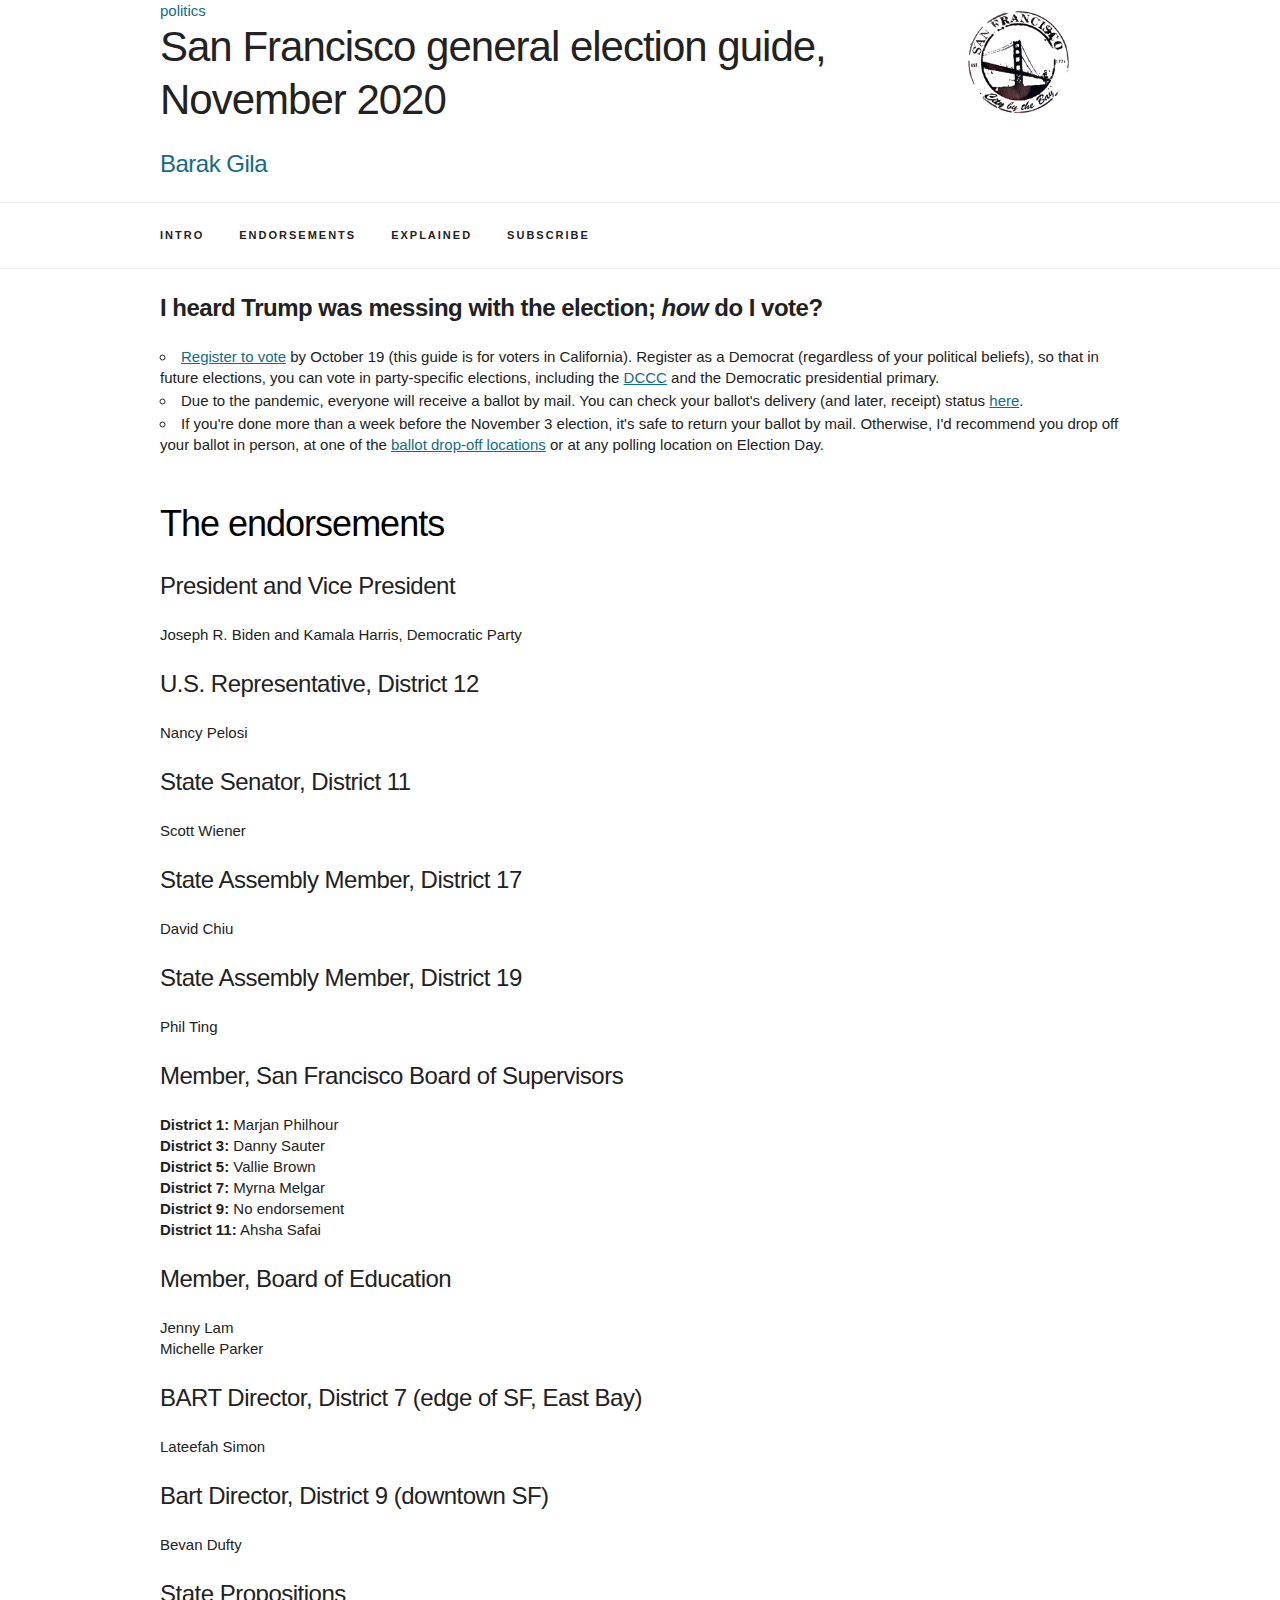
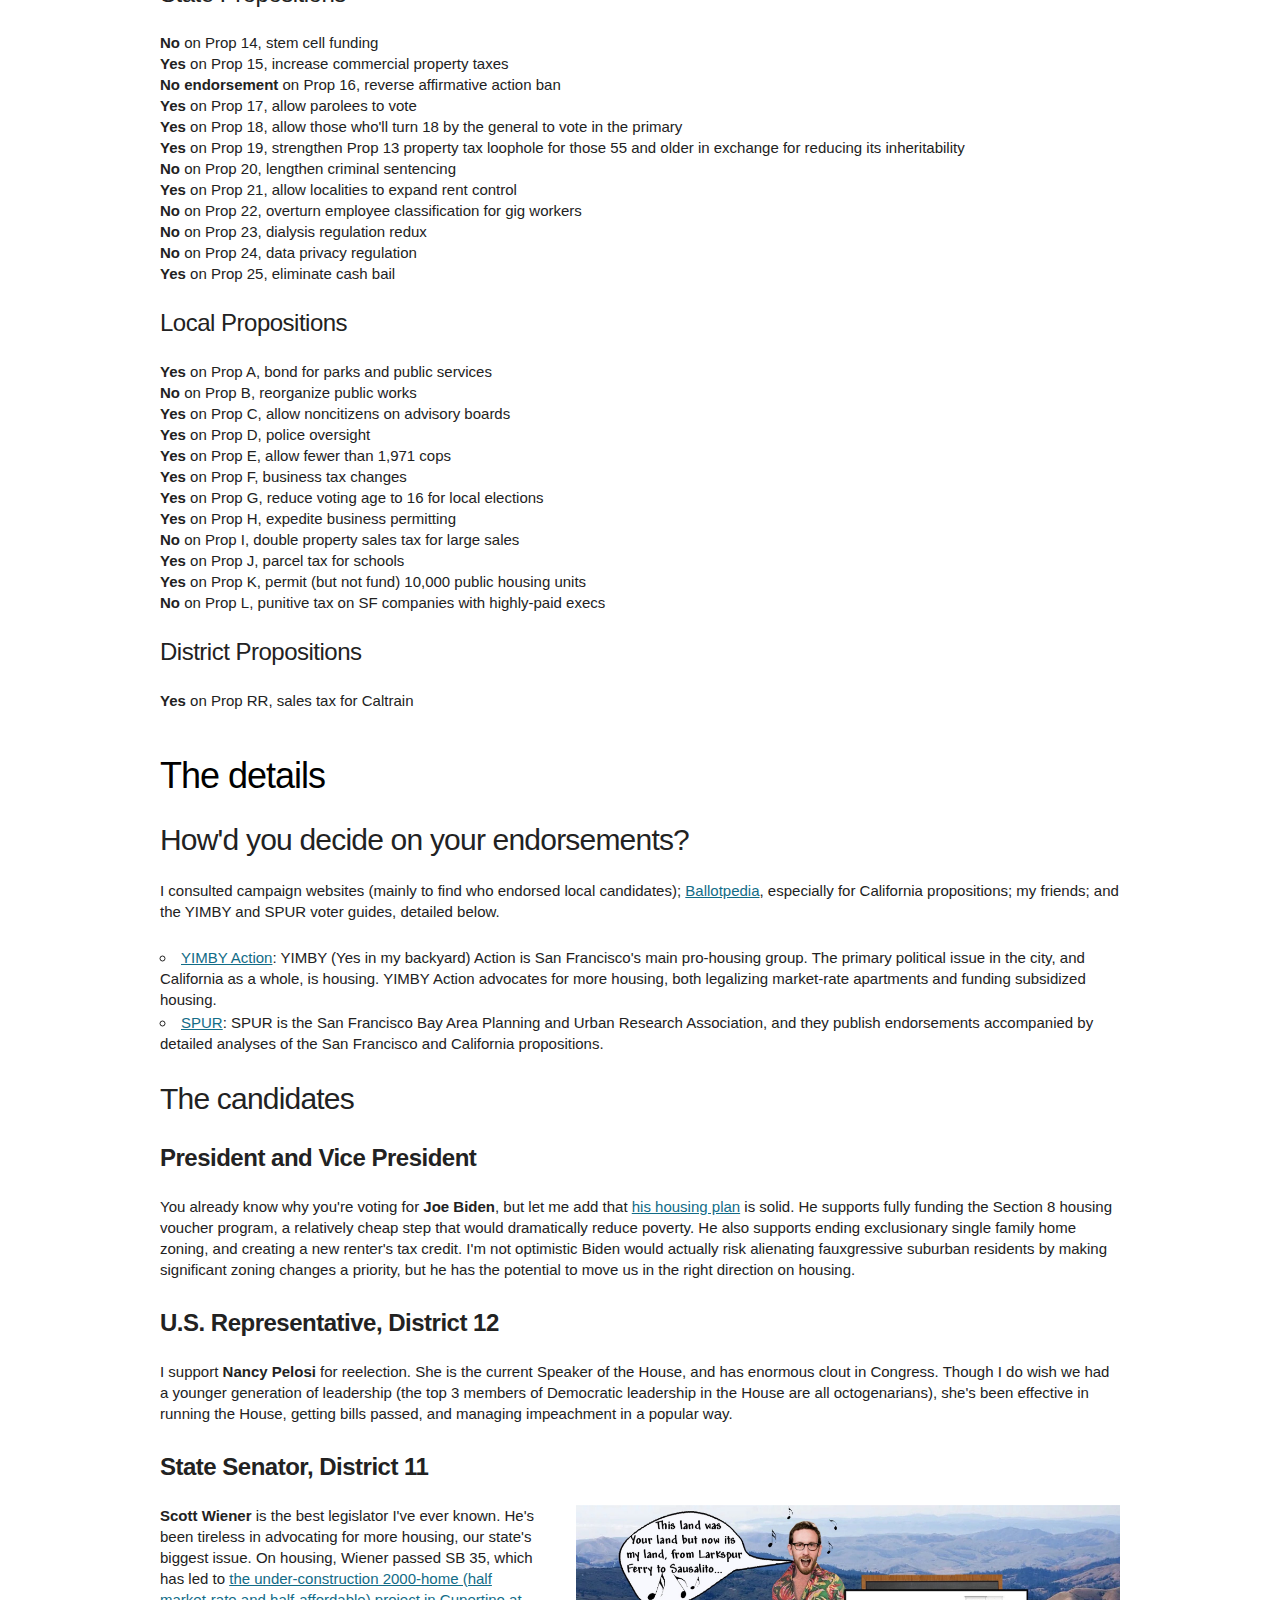
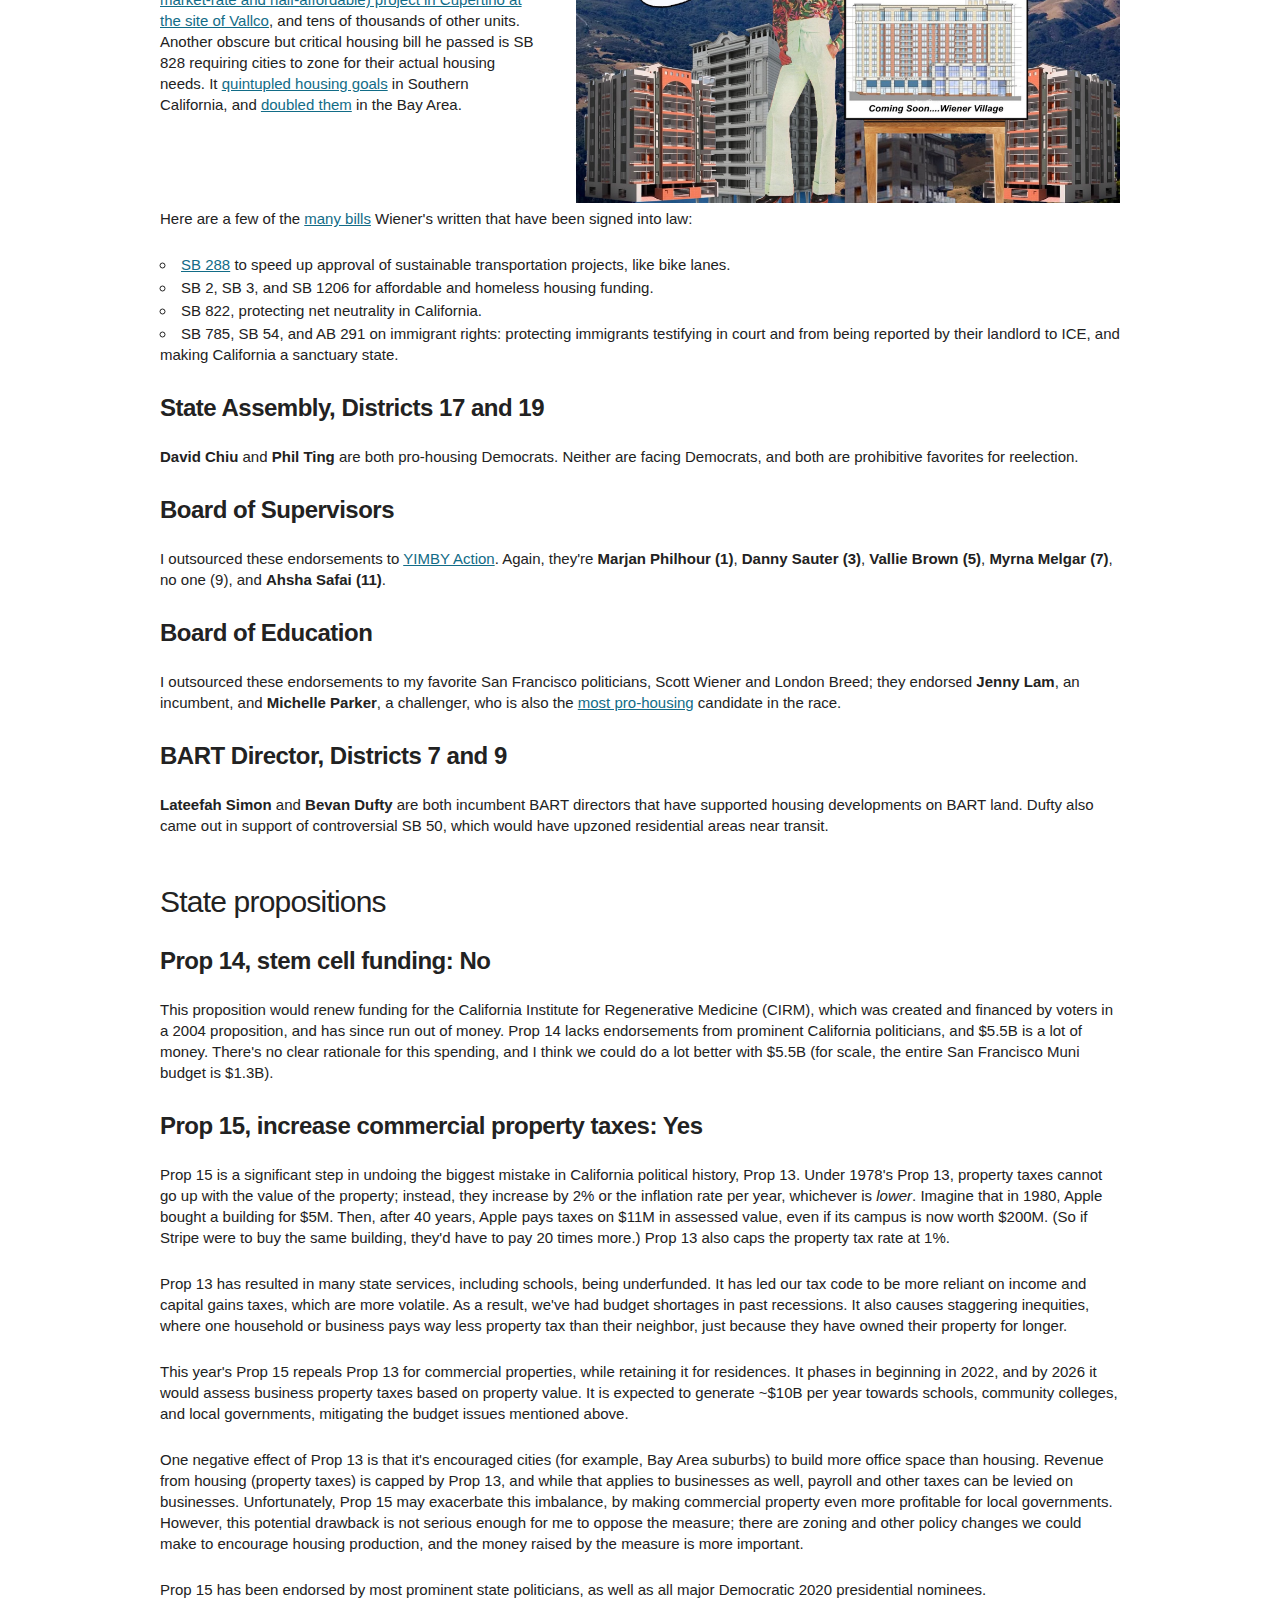
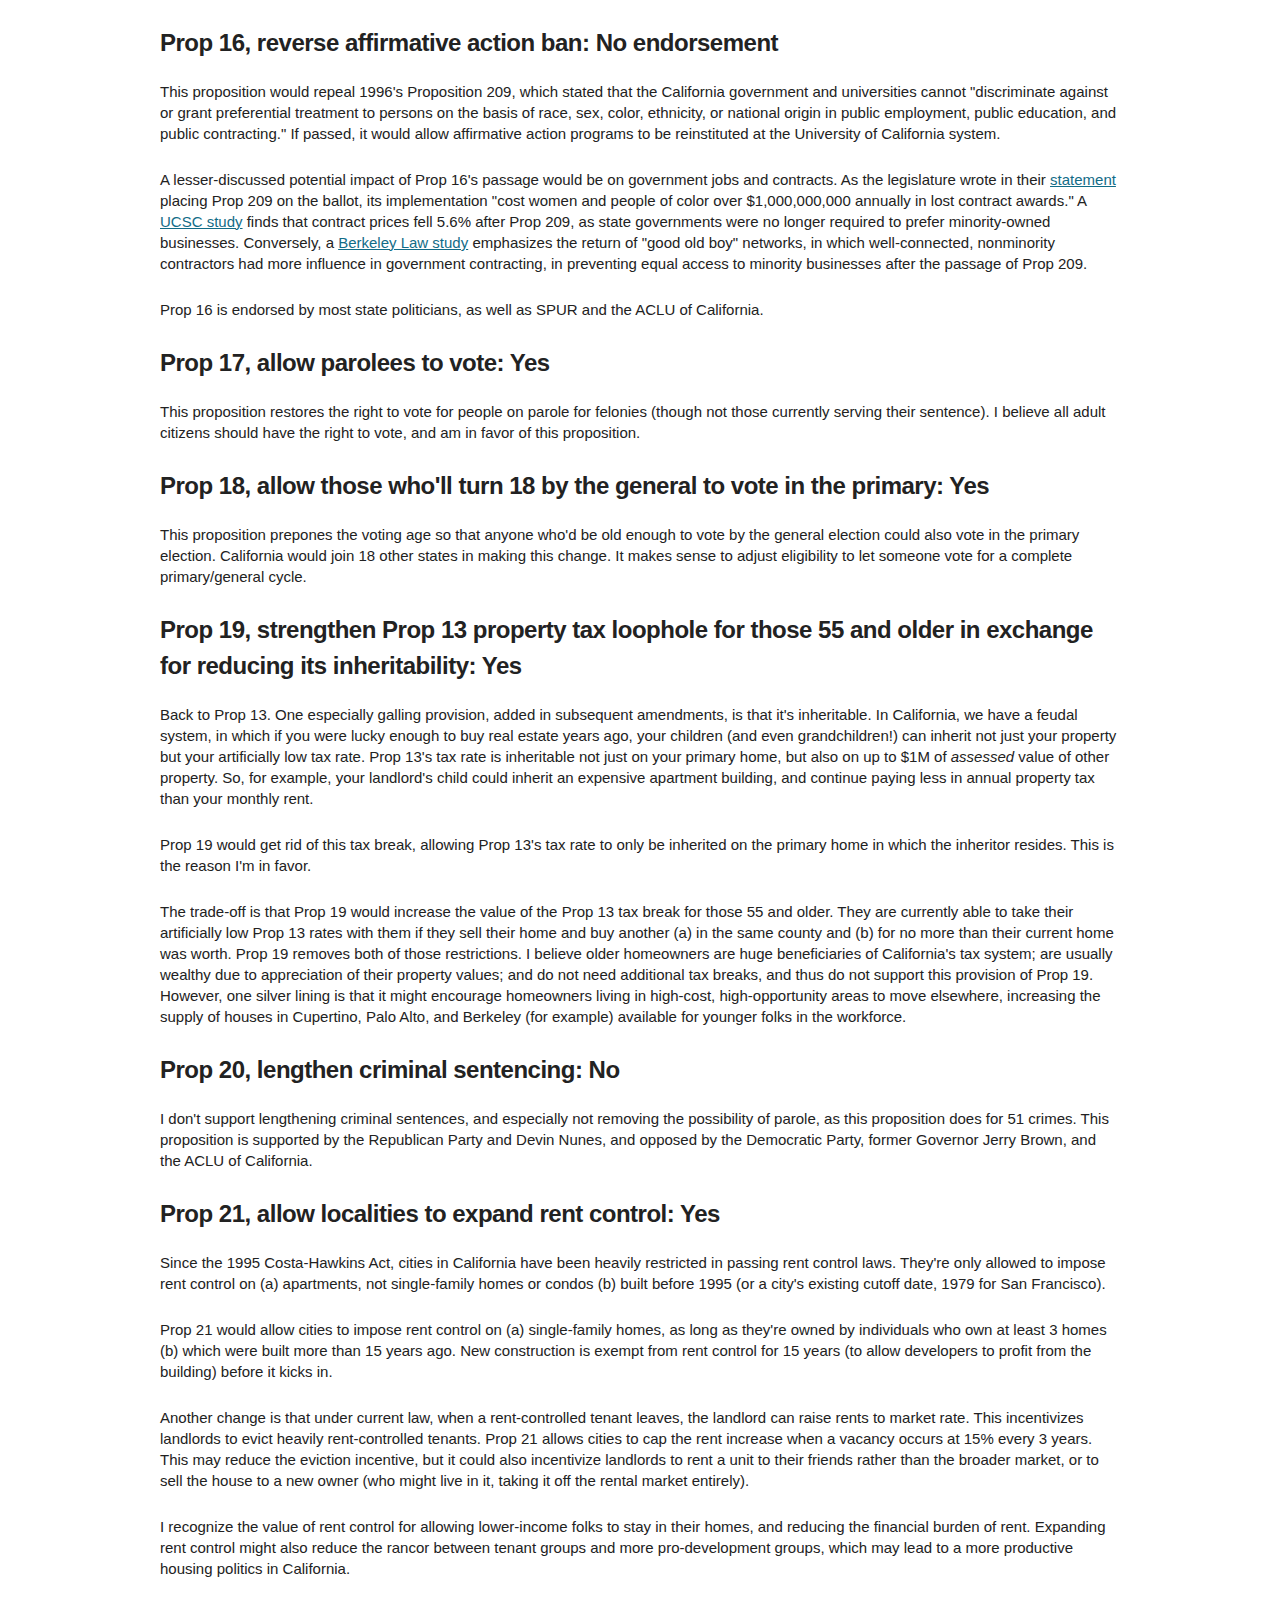
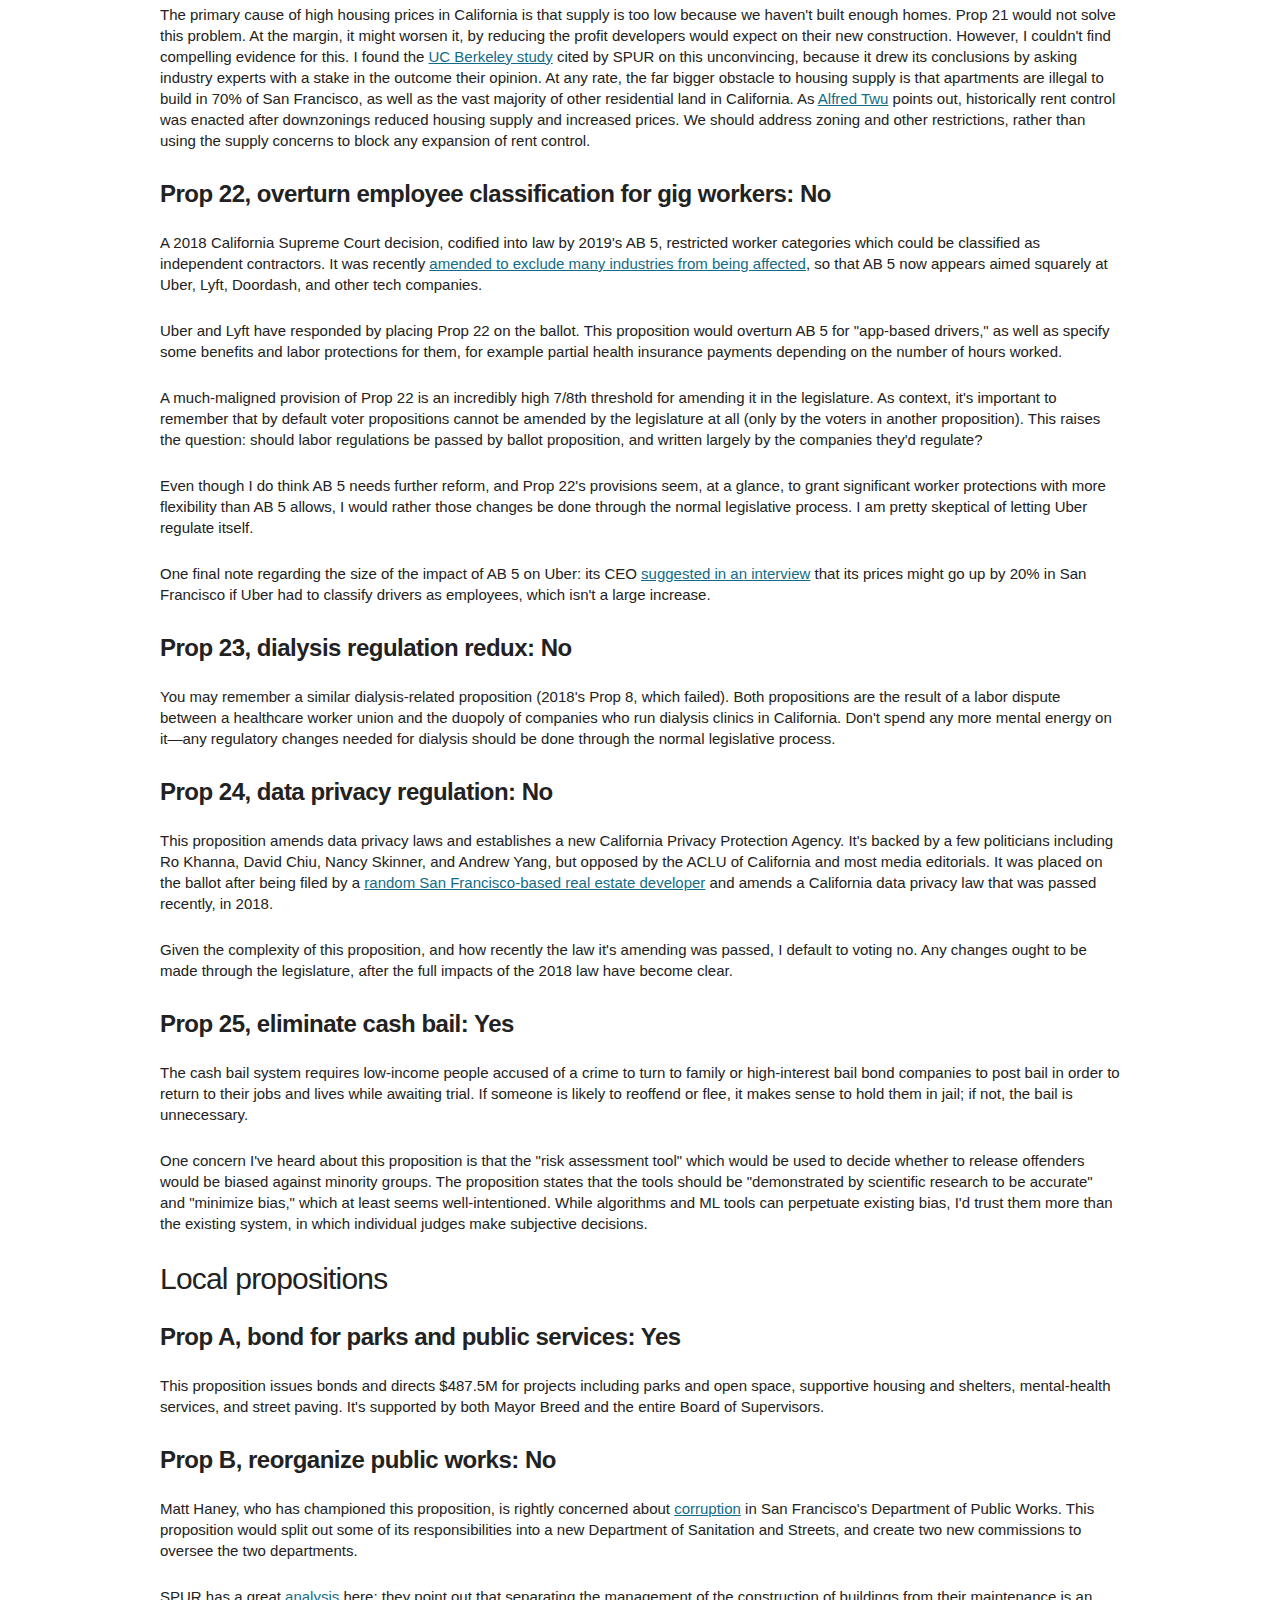
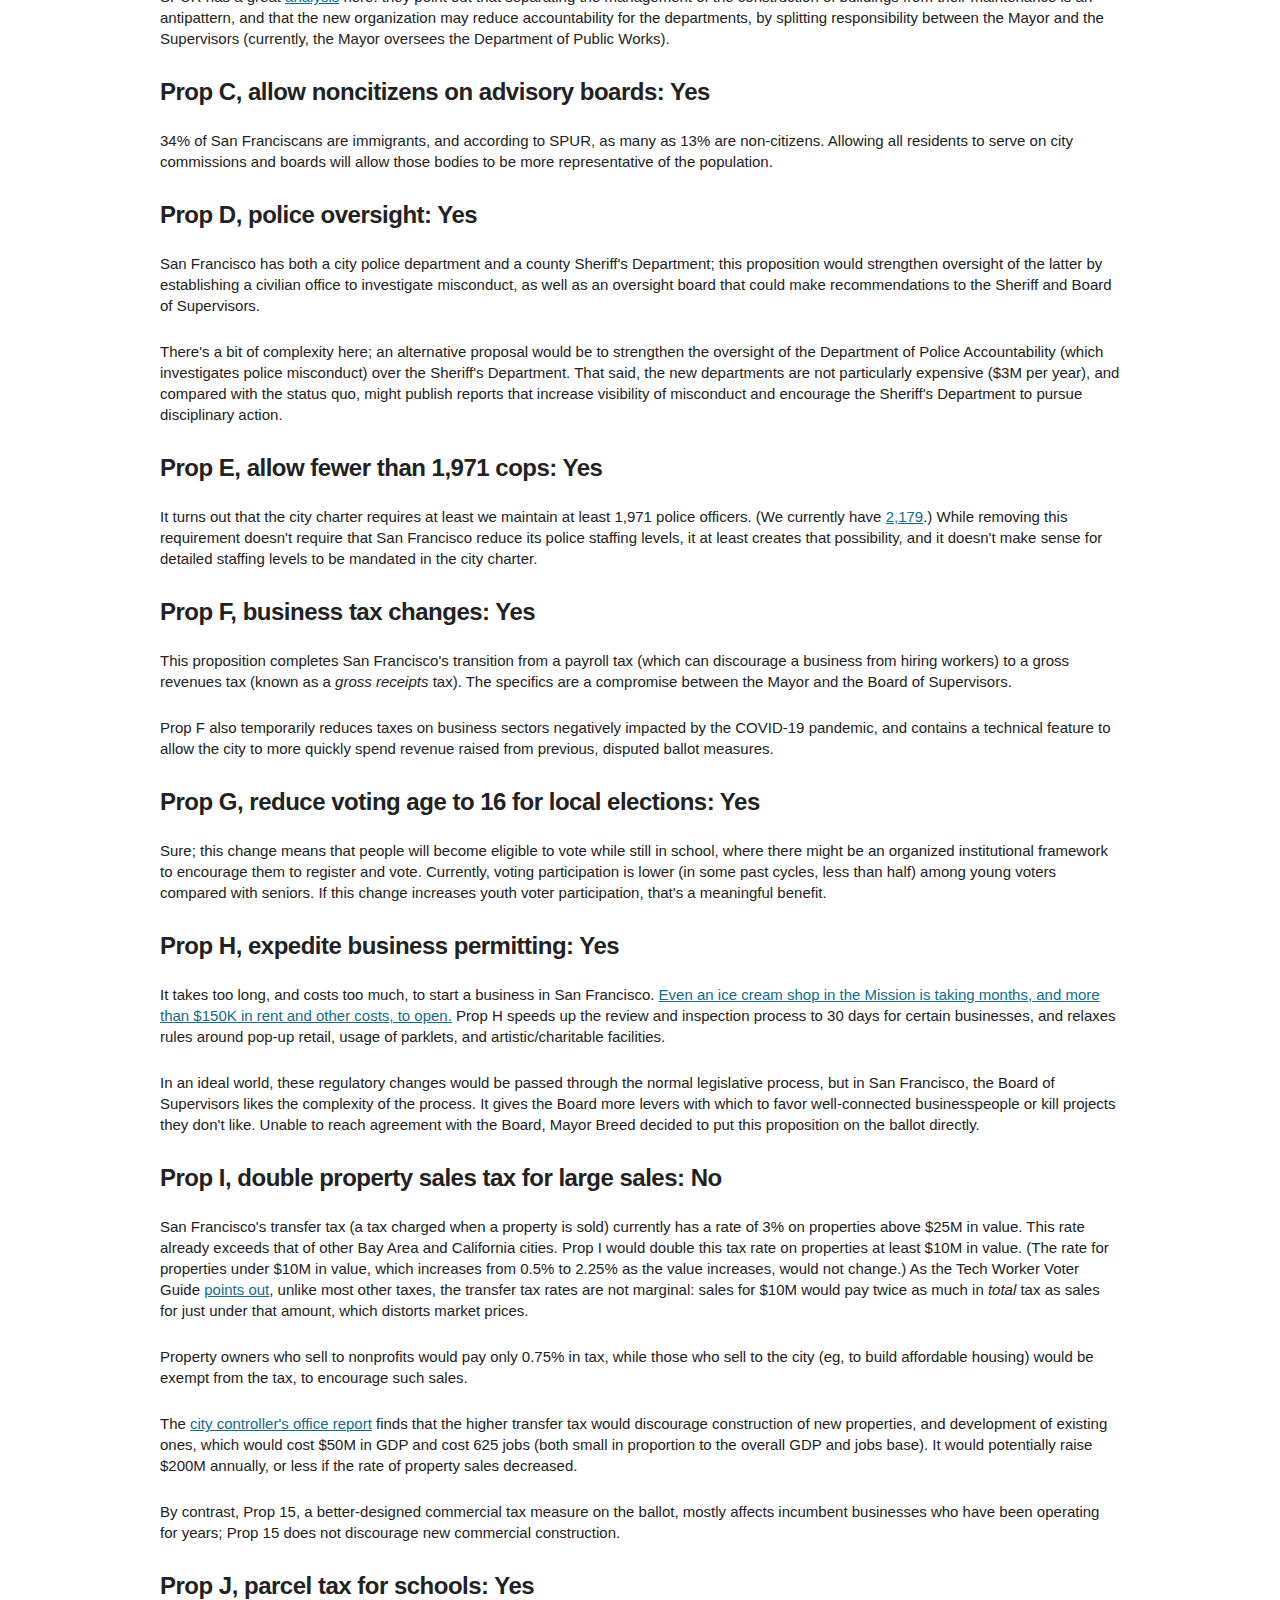
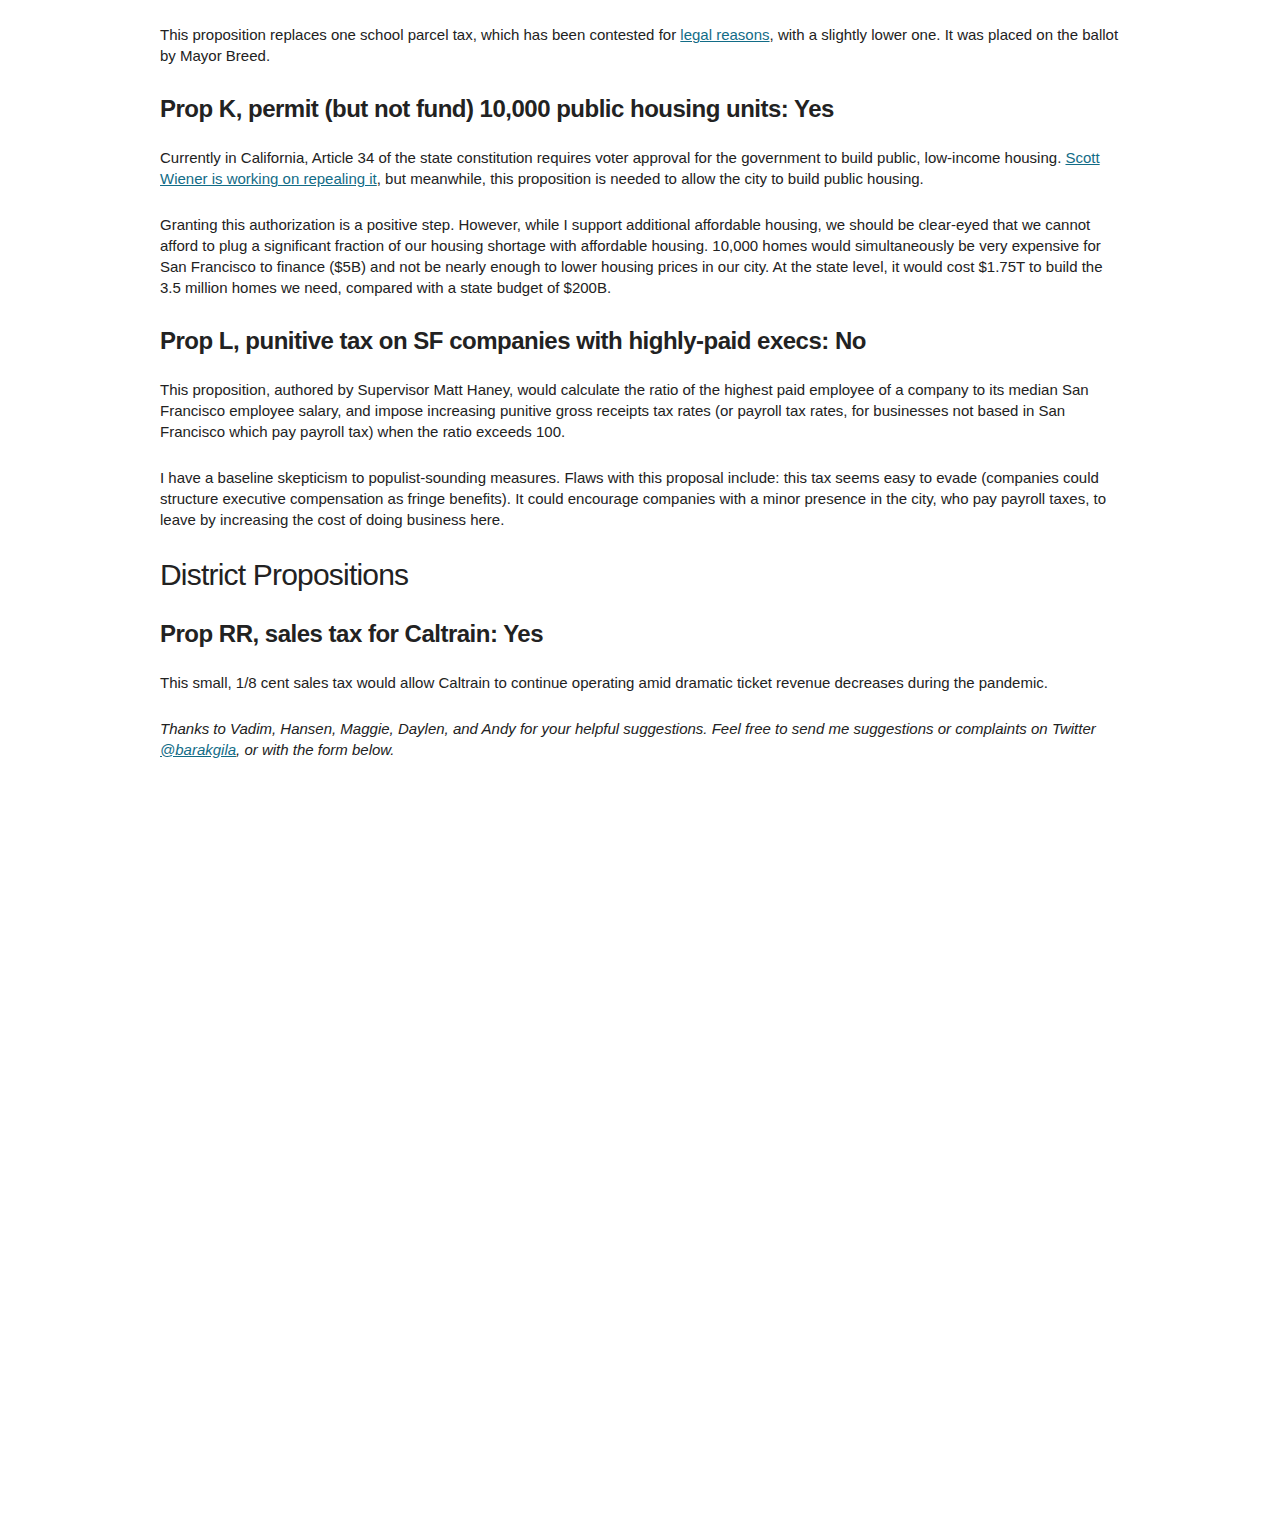
<file: politics/2020-general-sf/index.html>
<!DOCTYPE html>
<html lang="en">
    <head>
        <!-- Global site tag (gtag.js) - Google Analytics -->
        <script async src="https://www.googletagmanager.com/gtag/js?id=UA-180800984-1"></script>
        <script>
        window.dataLayer = window.dataLayer || [];
        function gtag(){dataLayer.push(arguments);}
        gtag('js', new Date());
        gtag('config', 'UA-180800984-1');
        </script>
        <!-- Basic Page Needs
        –––––––––––––––––––––––––––––––––––––––––––––––––– -->
        <meta charset="utf-8">
        <title>Nov 2020 SF election guide</title>
        <meta name="description" content="Your guide to the San Francisco general election.">
        <meta name="author" content="Barak Gila">
        <meta property="og:title" content="Nov 2020 San Francisco election guide" />
        <meta property="og:url" content="https://barakgila.com/politics/2020-general-sf/" />
        <meta property="og:image" content="https://barakgila.com/wiener%20village.jpg" />
        <meta property="og:description" content="Your guide to the San Francisco general election." />
        <meta property="og:type" content="article" />
        <meta property="article:published_time" content="2020-10-06 13:00:00 -0400" />
        <meta property="article:modified_time" content="2020-10-06 13:00:00 -0400" />
        <meta property="article:author" content="Barak Gila">
        <meta name="twitter:card" content="summary_large_image">
        <meta name="twitter:site" content="@barakgila">
        <meta name="twitter:image" content="https://barakgila.com/wiener%20village.jpg">
        <!-- Mobile Specific Metas
        –––––––––––––––––––––––––––––––––––––––––––––––––– -->
        <meta name="viewport" content="width=device-width, initial-scale=1">
        <!-- FONT
        –––––––––––––––––––––––––––––––––––––––––––––––––– -->
        <link href='//fonts.googleapis.com/css?family=Raleway:400,300,600' rel='stylesheet' type='text/css'>
        <!-- CSS
        –––––––––––––––––––––––––––––––––––––––––––––––––– -->
        <link rel="stylesheet" href="/normalize.css">
        <link rel="stylesheet" href="/skeleton.css">
        <link rel="stylesheet" href="../custom.css">
        <!-- Scripts
        –––––––––––––––––––––––––––––––––––––––––––––––––– -->
        <script src="//ajax.googleapis.com/ajax/libs/jquery/2.1.1/jquery.min.js"></script>
        <!-- Favicon
        –––––––––––––––––––––––––––––––––––––––––––––––––– -->
        <link rel="icon" type="image/png" href="/favicon-32x32.png" sizes="32x32" />
        <link rel="icon" type="image/png" href="/favicon-16x16.png" sizes="16x16" />
    </head>
    <body>
        <!-- Primary Page Layout
        –––––––––––––––––––––––––––––––––––––––––––––––––– -->
        <div class="container">
            <section class="header">
                <div class="ten columns">
                    <div class="row">
                        <a href=".." style="text-decoration: none;">politics</a>
                    </div>
                    <h2>San Francisco general election guide, November 2020</h2>
                    <h5><a href="../.." style="text-decoration: none;">Barak Gila</a></h5>
                </div>
                <div class="sfstamp">
                    <div class="two columns">
                        <img style="max-width: 100%; box-sizing: border-box;" src="/sf stamp.png" alt="source: https://www.etsy.com/sg-en/listing/385828324/san-francisco-stylized-stamp-1-pin-back">
                    </div>
                </div>
            </section>
        </div>
        <nav class="navbar">
            <div class="container">
                <ul class="navbar-list">
                    <li class="navbar-item"><a class="navbar-link" href="#intro">Intro</a></li>
                    <li class="navbar-item"><a class="navbar-link" href="#endorsements">Endorsements</a></li>
                    <li class="navbar-item"><a class="navbar-link" href="#explained">Explained</a></li>
                    <li class="navbar-item"><a class="navbar-link" href="#subscribe">Subscribe</a></li>
                </ul>
            </div>
        </nav>
        <nav class="navbarmobile">
            <div class="container">
                <p><a class="navbar-link" href="#intro">intro</a></p>
                <p><a class="navbar-link" href="#endorsements">endorsements</a></p>
                <p><a class="navbar-link" href="#explained">explained</a></p>
                <p><a class="navbar-link" href="#subscribe">subscribe</a></p>
            </div>
        </nav>
        <br>
        <div class="container" id="intro">
            <div>
                <h5><strong>I heard Trump was messing with the election; <em>how</em> do I vote?</strong></h5>
                <ul>
                    <li><a href="https://registertovote.ca.gov/">Register to vote</a> by October 19 (this guide is for voters in California). Register as a Democrat (regardless of your political beliefs), so that in future elections, you can vote in party-specific elections, including the <a href="../2020-primary-sf/#dccc">DCCC</a> and the Democratic presidential primary.</li>
                    <li>Due to the pandemic, everyone will receive a ballot by mail. You can check your ballot's delivery (and later, receipt) status <a href="https://california.ballottrax.net/voter/">here</a>.</li>
                    <li>If you're done more than a week before the November 3 election, it's safe to return your ballot by mail. Otherwise, I'd recommend you drop off your ballot in person, at one of the <a href="https://voterguide.sfelections.org/en/voting-mail">ballot drop-off locations</a> or at any polling location on Election Day.</li>
                </ul>
            </div>
        </div>
        <br>
        <div class="container" id="endorsements">
            <div>
                <h3><a class="highlight" href="#endorsements">The endorsements</a></h3>
            </div>
            <h5>President and Vice President</h5>
            Joseph R. Biden and Kamala Harris, Democratic Party<br><br>
            <h5>U.S. Representative, District 12</h5>
            Nancy Pelosi<br><br>
            <h5>State Senator, District 11</h5>
            Scott Wiener<br><br>
            <h5>State Assembly Member, District 17</h5>
            David Chiu<br><br>
            <h5>State Assembly Member, District 19</h5>
            Phil Ting<br><br>
            <h5>Member, San Francisco Board of Supervisors</h5>
            <strong>District 1:</strong> Marjan Philhour<br>
            <strong>District 3:</strong> Danny Sauter<br>
            <strong>District 5:</strong> Vallie Brown<br>
            <strong>District 7:</strong> Myrna Melgar<br>
            <strong>District 9:</strong> No endorsement<br>
            <strong>District 11:</strong> Ahsha Safai<br><br>
            <h5>Member, Board of Education</h5>
            Jenny Lam<br>
            Michelle Parker<br><br>
            <h5>BART Director, District 7 (edge of SF, East Bay)</h5>
            Lateefah Simon<br><br>
            <h5>Bart Director, District 9 (downtown SF)</h5>
            Bevan Dufty<br><br>
            <h5>State Propositions</h5>
            <strong>No</strong> on Prop 14, stem cell funding<br>
            <strong>Yes</strong> on Prop 15, increase commercial property taxes<br>
            <strong>No endorsement</strong> on Prop 16, reverse affirmative action ban<br>
            <strong>Yes</strong> on Prop 17, allow parolees to vote<br>
            <strong>Yes</strong> on Prop 18, allow those who'll turn 18 by the general to vote in the primary <br>
            <strong>Yes</strong> on Prop 19, strengthen Prop 13 property tax loophole for those 55 and older in exchange for reducing its inheritability<br>
            <strong>No</strong> on Prop 20, lengthen criminal sentencing<br>
            <strong>Yes</strong> on Prop 21, allow localities to expand rent control<br>
            <strong>No</strong> on Prop 22, overturn employee classification for gig workers<br>
            <strong>No</strong> on Prop 23, dialysis regulation redux<br>
            <strong>No</strong> on Prop 24, data privacy regulation<br>
            <strong>Yes</strong> on Prop 25, eliminate cash bail<br>
            <br>
            <h5>Local Propositions</h5>
            <strong>Yes</strong> on Prop A, bond for parks and public services<br>
            <strong>No</strong> on Prop B, reorganize public works<br>
            <strong>Yes</strong> on Prop C, allow noncitizens on advisory boards<br>
            <strong>Yes</strong> on Prop D, police oversight<br>
            <strong>Yes</strong> on Prop E, allow fewer than 1,971 cops<br>
            <strong>Yes</strong> on Prop F, business tax changes<br>
            <strong>Yes</strong> on Prop G, reduce voting age to 16 for local elections<br>
            <strong>Yes</strong> on Prop H, expedite business permitting<br>
            <strong>No</strong> on Prop I, double property sales tax for large sales<br>
            <strong>Yes</strong> on Prop J, parcel tax for schools<br>
            <strong>Yes</strong> on Prop K, permit (but not fund) 10,000 public housing units<br>
            <strong>No</strong> on Prop L, punitive tax on SF companies with highly-paid execs<br><br>
            <h5>District Propositions</h5>
            <strong>Yes</strong> on Prop RR, sales tax for Caltrain<br>
            <br><br>
        </div>
        <div class="container" id="explained">
            <h3><a class="highlight" href="#explained">The details</a></h3>
            <h4>How'd you decide on your endorsements?</h4>
            <p>I consulted campaign websites (mainly to find who endorsed local candidates); <a href="https://ballotpedia.org/California_2020_ballot_propositions">Ballotpedia</a>, especially for California propositions; my friends; and the YIMBY and SPUR voter guides, detailed below.</p>
            <ul>
                <li><a href="https://yimbyaction.org/endorsements/">YIMBY Action</a>: YIMBY (Yes in my backyard) Action is San Francisco's main pro-housing group. The primary political issue in the city, and California as a whole, is housing. YIMBY Action advocates for more housing, both legalizing market-rate apartments and funding subsidized housing.</li>
                <li><a href="https://www.spur.org/voter-guide/san-francisco-2020-11">SPUR</a>: SPUR is the San Francisco Bay Area Planning and Urban Research Association, and they publish endorsements accompanied by detailed analyses of the San Francisco and California propositions.</li>
            </ul>
            <h4>The candidates</h4>
            <h5><strong>President and Vice President</strong></h5>
            <p>You already know why you're voting for <strong>Joe Biden</strong>, but let me add that <a href="https://joebiden.com/housing/">his housing plan</a> is solid. He supports fully funding the Section 8 housing voucher program, a relatively cheap step that would dramatically reduce poverty. He also supports ending exclusionary single family home zoning, and creating a new renter's tax credit. I'm not optimistic Biden would actually risk alienating fauxgressive suburban residents by making significant zoning changes a priority, but he has the potential to move us in the right direction on housing.</p>
            <h5><strong>U.S. Representative, District 12</strong></h5>
            <p>I support <strong>Nancy Pelosi</strong> for reelection. She is the current Speaker of the House, and has enormous clout in Congress. Though I do wish we had a younger generation of leadership (the top 3 members of Democratic leadership in the House are all octogenarians), she's been effective in running the House, getting bills passed, and managing impeachment in a popular way.</p>
            <h5><strong>State Senator, District 11</strong></h5>
            <div class="row">
                <div class="five columns">
                    <p><strong>Scott Wiener</strong> is the best legislator I've ever known. He's been tireless in advocating for more housing, our state's biggest issue. On housing, Wiener passed SB 35, which has led to <a href="https://medium.com/yimby/the-latest-on-vallco-explained-9d379c9a2773">the under-construction 2000-home (half market-rate and half-affordable) project in Cupertino at the site of Vallco</a>, and tens of thousands of other units. Another obscure but critical housing bill he passed is SB 828 requiring cities to zone for their actual housing needs. It <a href="https://www.ocregister.com/2020/09/03/southern-california-cities-can-soon-object-to-giant-increases-in-housing-goals/">quintupled housing goals</a> in Southern California, and <a href="https://www.bizjournals.com/sanjose/news/2020/06/22/bay-area-housing-requirement-2030-rhna.html">doubled them</a> in the Bay Area.</p>
                </div>
                <div class="seven columns">
                    <a href="https://twitter.com/scott_wiener/status/968938785978241024">
                    <img style="max-width: 100%; box-sizing: border-box;" src="/wiener village.jpg" alt="wiener village"></a>
                </div>
            </div>
            <p>Here are a few of the <a href="https://www.scottwiener.com/on_the_issues">many bills</a> Wiener's written that have been signed into law:</p>
            <ul>
                <li><a href="https://www.sfexaminer.com/news/new-law-makes-sustainable-transit-easier-faster-and-cheaper-to-implement/">SB 288</a> to speed up approval of sustainable transportation projects, like bike lanes.</li>
                <li>SB 2, SB 3, and SB 1206 for affordable and homeless housing funding.</li>
                <li>SB 822, protecting net neutrality in California.</li>
                <li>SB 785, SB 54, and AB 291 on immigrant rights: protecting immigrants testifying in court and from being reported by their landlord to ICE, and making California a sanctuary state.</li>
            </ul>
            <h5><strong>State Assembly, Districts 17 and 19</strong></h5>
            <p><strong>David Chiu</strong> and <strong>Phil Ting</strong> are both pro-housing Democrats. Neither are facing Democrats, and both are prohibitive favorites for reelection.</p>
            <h5><strong>Board of Supervisors</strong></h5>
            <p>I outsourced these endorsements to <a href="https://yimbyaction.org/endorsements/san-francisco/">YIMBY Action</a>. Again, they're <strong>Marjan Philhour (1)</strong>, <strong>Danny Sauter (3)</strong>, <strong>Vallie Brown (5)</strong>, <strong>Myrna Melgar (7)</strong>, no one (9), and <strong>Ahsha Safai (11)</strong>.</p>
            <h5><strong>Board of Education</strong></h5>
            <p>I outsourced these endorsements to my favorite San Francisco politicians, Scott Wiener and London Breed; they endorsed <strong>Jenny Lam</strong>, an incumbent, and <strong>Michelle Parker</strong>, a challenger, who is also the <a href="https://yimbyaction.org/blog/2018/08/30/michelle-parker-endorsement-questionnaire/">most pro-housing</a> candidate in the race.</p>
            <h5><strong>BART Director, Districts 7 and 9</strong></h5>
            <p><strong>Lateefah Simon</strong> and <strong>Bevan Dufty</strong> are both incumbent BART directors that have supported housing developments on BART land. Dufty also came out in support of controversial SB 50, which would have upzoned residential areas near transit.</p>
            <br>
            <h4>State propositions</h4>
            <h5><strong>Prop 14, stem cell funding: No</strong></h5>
            <p>This proposition would renew funding for the California Institute for Regenerative Medicine (CIRM), which was created and financed by voters in a 2004 proposition, and has since run out of money. Prop 14 lacks endorsements from prominent California politicians, and $5.5B is a lot of money. There's no clear rationale for this spending, and I think we could do a lot better with $5.5B (for scale, the entire San Francisco Muni budget is $1.3B).</p>
            <h5><strong>Prop 15, increase commercial property taxes: Yes</strong></h5>
            <p>Prop 15 is a significant step in undoing the biggest mistake in California political history, Prop 13. Under 1978's Prop 13, property taxes cannot go up with the value of the property; instead, they increase by 2% or the inflation rate per year, whichever is <em>lower</em>. Imagine that in 1980, Apple bought a building for $5M. Then, after 40 years, Apple pays taxes on $11M in assessed value, even if its campus is now worth $200M. (So if Stripe were to buy the same building, they'd have to pay 20 times more.) Prop 13 also caps the property tax rate at 1%.</p>
            <p>Prop 13 has resulted in many state services, including schools, being underfunded. It has led our tax code to be more reliant on income and capital gains taxes, which are more volatile. As a result, we've had budget shortages in past recessions. It also causes staggering inequities, where one household or business pays way less property tax than their neighbor, just because they have owned their property for longer.</p>
            <p>This year's Prop 15 repeals Prop 13 for commercial properties, while retaining it for residences. It phases in beginning in 2022, and by 2026 it would assess business property taxes based on property value. It is expected to generate ~$10B per year towards schools, community colleges, and local governments, mitigating the budget issues mentioned above.</p>
            <p>One negative effect of Prop 13 is that it's encouraged cities (for example, Bay Area suburbs) to build more office space than housing. Revenue from housing (property taxes) is capped by Prop 13, and while that applies to businesses as well, payroll and other taxes can be levied on businesses. Unfortunately, Prop 15 may exacerbate this imbalance, by making commercial property even more profitable for local governments. However, this potential drawback is not serious enough for me to oppose the measure; there are zoning and other policy changes we could make to encourage housing production, and the money raised by the measure is more important.</p>
            <p>Prop 15 has been endorsed by most prominent state politicians, as well as all major Democratic 2020 presidential nominees.</p>
            <h5><strong>Prop 16, reverse affirmative action ban: No endorsement</strong></h5>
            <p>This proposition would repeal 1996's Proposition 209, which stated that the California government and universities cannot "discriminate against or grant preferential treatment to persons on the basis of race, sex, color, ethnicity, or national origin in public employment, public education, and public contracting." If passed, it would allow affirmative action programs to be reinstituted at the University of California system.</p>
            <p>A lesser-discussed potential impact of Prop 16's passage would be on government jobs and contracts. As the  legislature wrote in their <a href="https://leginfo.legislature.ca.gov/faces/billTextClient.xhtml?bill_id=201920200ACA5">statement</a> placing Prop 209 on the ballot, its implementation "cost women and people of color over $1,000,000,000 annually in lost contract awards." A <a href="https://people.ucsc.edu/~marion/Papers/Prop209_oct2007_revision.pdf">UCSC study</a> finds that contract prices fell 5.6% after Prop 209, as state governments were no longer required to prefer minority-owned businesses. Conversely, a <a href="https://www.law.berkeley.edu/files/thcsj/Free_to_Compete.pdf">Berkeley Law study</a> emphasizes the return of "good old boy" networks, in which well-connected, nonminority contractors had more influence in government contracting, in preventing equal access to minority businesses after the passage of Prop 209.</p>
            <p>Prop 16 is endorsed by most state politicians, as well as SPUR and the ACLU of California.</p>
            <h5><strong>Prop 17, allow parolees to vote: Yes</strong></h5>
            <p>This proposition restores the right to vote for people on parole for felonies (though not those currently serving their sentence). I believe all adult citizens should have the right to vote, and am in favor of this proposition.</p>
            <h5><strong>Prop 18, allow those who'll turn 18 by the general to vote in the primary: Yes</strong></h5>
            <p>This proposition prepones the voting age so that anyone who'd be old enough to vote by the general election could also vote in the primary election. California would join 18 other states in making this change. It makes sense to adjust eligibility to let someone vote for a complete primary/general cycle.</p>
            <h5><strong>Prop 19, strengthen Prop 13 property tax loophole for those 55 and older in exchange for reducing its inheritability: Yes</strong></h5>
            <p>Back to Prop 13. One especially galling provision, added in subsequent amendments, is that it's inheritable. In California, we have a feudal system, in which if you were lucky enough to buy real estate years ago, your children (and even grandchildren!) can inherit not just your property but your artificially low tax rate. Prop 13's tax rate is inheritable not just on your primary home, but also on up to $1M of <em>assessed</em> value of other property. So, for example, your landlord's child could inherit an expensive apartment building, and continue paying less in annual property tax than your monthly rent.</p>
            <p>Prop 19 would get rid of this tax break, allowing Prop 13's tax rate to only be inherited on the primary home in which the inheritor resides. This is the reason I'm in favor.</p>
            <p>The trade-off is that Prop 19 would increase the value of the Prop 13 tax break for those 55 and older. They are currently able to take their artificially low Prop 13 rates with them if they sell their home and buy another (a) in the same county and (b) for no more than their current home was worth. Prop 19 removes both of those restrictions. I believe older homeowners are huge beneficiaries of California's tax system; are usually wealthy due to appreciation of their property values; and do not need additional tax breaks, and thus do not support this provision of Prop 19. However, one silver lining is that it might encourage homeowners living in high-cost, high-opportunity areas to move elsewhere, increasing the supply of houses in Cupertino, Palo Alto, and Berkeley (for example) available for younger folks in the workforce.</p>
            <h5><strong>Prop 20, lengthen criminal sentencing: No</strong></h5>
            <p>I don't support lengthening criminal sentences, and especially not removing the possibility of parole, as this proposition does for 51 crimes. This proposition is supported by the Republican Party and Devin Nunes, and opposed by the Democratic Party, former Governor Jerry Brown, and the ACLU of California.</p>
            <h5><strong>Prop 21, allow localities to expand rent control: Yes</strong></h5>
            <p>Since the 1995 Costa-Hawkins Act, cities in California have been heavily restricted in passing rent control laws. They're only allowed to impose rent control on (a) apartments, not single-family homes or condos (b) built before 1995 (or a city's existing cutoff date, 1979 for San Francisco).</p>
            <p>Prop 21 would allow cities to impose rent control on (a) single-family homes, as long as they're owned by individuals who own at least 3 homes (b) which were built more than 15 years ago. New construction is exempt from rent control for 15 years (to allow developers to profit from the building) before it kicks in.</p>
            <p>Another change is that under current law, when a rent-controlled tenant leaves, the landlord can raise rents to market rate. This incentivizes landlords to evict heavily rent-controlled tenants. Prop 21 allows cities to cap the rent increase when a vacancy occurs at 15% every 3 years. This may reduce the eviction incentive, but it could also incentivize landlords to rent a unit to their friends rather than the broader market, or to sell the house to a new owner (who might live in it, taking it off the rental market entirely).</p>
            <p>I recognize the value of rent control for allowing lower-income folks to stay in their homes, and reducing the financial burden of rent. Expanding rent control might also reduce the rancor between tenant groups and more pro-development groups, which may lead to a more productive housing politics in California.</p>
            <p>The primary cause of high housing prices in California is that supply is too low because we haven't built enough homes. Prop 21 would not solve this problem. At the margin, it might worsen it, by reducing the profit developers would expect on their new construction. However, I couldn't find compelling evidence for this. I found the <a href="http://ternercenter.berkeley.edu/uploads/Rent_Control_Paper_053018.pdf">UC Berkeley study</a> cited by SPUR on this unconvincing, because it drew its conclusions by asking industry experts with a stake in the outcome their opinion. At any rate, the far bigger obstacle to housing supply is that apartments are illegal to build in 70% of San Francisco, as well as the vast majority of other residential land in California. As <a href="https://twitter.com/alfred_twu/status/1312986842740912128">Alfred Twu</a> points out, historically rent control was enacted after downzonings reduced housing supply and increased prices. We should address zoning and other restrictions, rather than using the supply concerns to block any expansion of rent control.</p>
            <h5><strong>Prop 22, overturn employee classification for gig workers: No</strong></h5>
            <p>A 2018 California Supreme Court decision, codified into law by 2019's AB 5, restricted worker categories which could be classified as independent contractors. It was recently <a href="https://www.natlawreview.com/article/california-adds-more-exemptions-to-controversial-independent-contractor-statute">amended to exclude many industries from being affected</a>, so that AB 5 now appears aimed squarely at Uber, Lyft, Doordash, and other tech companies.</p>
            <p>Uber and Lyft have responded by placing Prop 22 on the ballot. This proposition would overturn AB 5 for "app-based drivers," as well as specify some benefits and labor protections for them, for example partial health insurance payments depending on the number of hours worked.</p>
            <p>A much-maligned provision of Prop 22 is an incredibly high 7/8th threshold for amending it in the legislature. As context, it's important to remember that by default voter propositions cannot be amended by the legislature at all (only by the voters in another proposition). This raises the question: should labor regulations be passed by ballot proposition, and written largely by the companies they'd regulate?</p>
            <p>Even though I do think AB 5 needs further reform, and Prop 22's provisions seem, at a glance, to grant significant worker protections with more flexibility than AB 5 allows, I would rather those changes be done through the normal legislative process. I am pretty skeptical of letting Uber regulate itself.</p>
            <p>One final note regarding the size of the impact of AB 5 on Uber: its CEO <a href="https://www.theverge.com/2020/8/19/21376009/uber-ceo-interivew-california-ab5-drivers-khosrowshahi">suggested in an interview</a> that its prices might go up by 20% in San Francisco if Uber had to classify drivers as employees, which isn't a large increase.</p>
            <h5><strong>Prop 23, dialysis regulation redux: No</strong></h5>
            <p>You may remember a similar dialysis-related proposition (2018's Prop 8, which failed). Both propositions are the result of a labor dispute between a healthcare worker union and the duopoly of companies who run dialysis clinics in California. Don't spend any more mental energy on it—any regulatory changes needed for dialysis should be done through the normal legislative process.</p>
            <h5><strong>Prop 24, data privacy regulation: No</strong></h5>
            <p>This proposition amends data privacy laws and establishes a new California Privacy Protection Agency. It's backed by a few politicians including Ro Khanna, David Chiu, Nancy Skinner, and Andrew Yang, but opposed by the ACLU of California and most media editorials. It was placed on the ballot after being filed by a <a href="https://ballotpedia.org/California_Proposition_24,_Consumer_Personal_Information_Law_and_Agency_Initiative_(2020)">random San Francisco-based real estate developer</a> and amends a California data privacy law that was passed recently, in 2018.</p>
            <p>Given the complexity of this proposition, and how recently the law it's amending was passed, I default to voting no. Any changes ought to be made through the legislature, after the full impacts of the 2018 law have become clear.</p>
            <h5><strong>Prop 25, eliminate cash bail: Yes</strong></h5>
            <p>The cash bail system requires low-income people accused of a crime to turn to family or high-interest bail bond companies to post bail in order to return to their jobs and lives while awaiting trial. If someone is likely to reoffend or flee, it makes sense to hold them in jail; if not, the bail is unnecessary.</p>
            <p>One concern I've heard about this proposition is that the "risk assessment tool" which would be used to decide whether to release offenders would be biased against minority groups. The proposition states that the tools should be "demonstrated by scientific research to be accurate" and "minimize bias," which at least seems well-intentioned. While algorithms and ML tools can perpetuate existing bias, I'd trust them more than the existing system, in which individual judges make subjective decisions.</p>
            <h4>Local propositions</h4>
            <h5><strong>Prop A, bond for parks and public services: Yes</strong></h5>
            <p>This proposition issues bonds and directs $487.5M for projects including parks and open space, supportive housing and shelters, mental-health services, and street paving. It's supported by both Mayor Breed and the entire Board of Supervisors.</p>
            <h5><strong>Prop B, reorganize public works: No</strong></h5>
            <p>Matt Haney, who has championed this proposition, is rightly concerned about <a href="https://www.sfchronicle.com/local-politics/article/San Francisco-official-arrested-by-FBI-was-go-to-guy-for-15011155.php">corruption</a> in San Francisco's Department of Public Works. This proposition would split out some of its responsibilities into a new Department of Sanitation and Streets, and create two new commissions to oversee the two departments.</p>
            <p>SPUR has a great <a href="https://www.spur.org/voter-guide/san-francisco-2020-11/prop-b-new-department-sanitation-and-streets">analysis</a> here: they point out that separating the management of the construction of buildings from their maintenance is an antipattern, and that the new organization may reduce accountability for the departments, by splitting responsibility between the Mayor and the Supervisors (currently, the Mayor oversees the Department of Public Works).</p>
            <h5><strong>Prop C, allow noncitizens on advisory boards: Yes</strong></h5>
            <p>34% of San Franciscans are immigrants, and according to SPUR, as many as 13% are non-citizens. Allowing all residents to serve on city commissions and boards will allow those bodies to be more representative of the population.</p>
            <h5><strong>Prop D, police oversight: Yes</strong></h5>
            <p>San Francisco has both a city police department and a county Sheriff's Department; this proposition would strengthen oversight of the latter by establishing a civilian office to investigate misconduct, as well as an oversight board that could make recommendations to the Sheriff and Board of Supervisors.</p>
            <p>There's a bit of complexity here; an alternative proposal would be to strengthen the oversight of the Department of Police Accountability (which investigates police misconduct) over the Sheriff's Department. That said, the new departments are not particularly expensive ($3M per year), and compared with the status quo, might publish reports that increase visibility of misconduct and encourage the Sheriff's Department to pursue disciplinary action.</p>
            <h5><strong>Prop E, allow fewer than 1,971 cops: Yes</strong></h5>
            <p>It turns out that the city charter requires at least we maintain at least 1,971 police officers. (We currently have <a href="https://post.ca.gov/Data/Sites/1/post_docs/hiring/le-employment-stats.pdf">2,179</a>.) While removing this requirement doesn't require that San Francisco reduce its police staffing levels, it at least creates that possibility, and it doesn't make sense for detailed staffing levels to be mandated in the city charter.</p>
            <h5><strong>Prop F, business tax changes: Yes</strong></h5>
            <p>This proposition completes San Francisco's transition from a payroll tax (which can discourage a business from hiring workers) to a gross revenues tax (known as a <em>gross receipts</em> tax). The specifics are a compromise between the Mayor and the Board of Supervisors.</p>
            <p>Prop F also temporarily reduces taxes on business sectors negatively impacted by the COVID-19 pandemic, and contains a technical feature to allow the city to more quickly spend revenue raised from previous, disputed ballot measures.</p>
            <h5><strong>Prop G, reduce voting age to 16 for local elections: Yes</strong></h5>
            <p>Sure; this change means that people will become eligible to vote while still in school, where there might be an organized institutional framework to encourage them to register and vote. Currently, voting participation is lower (in some past cycles, less than half) among young voters compared with seniors. If this change increases youth voter participation, that's a meaningful benefit.</p>
            <h5><strong>Prop H, expedite business permitting: Yes</strong></h5>
            <p>It takes too long, and costs too much, to start a business in San Francisco. <a href="https://www.sfchronicle.com/bayarea/heatherknight/article/Bid-to-open-S-F-ice-cream-shop-turns-into-a-15614815.php">Even an ice cream shop in the Mission is taking months, and more than $150K in rent and other costs, to open.</a> Prop H speeds up the review and inspection process to 30 days for certain businesses, and relaxes rules around pop-up retail, usage of parklets, and artistic/charitable facilities.</p>
            <p>In an ideal world, these regulatory changes would be passed through the normal legislative process, but in San Francisco, the Board of Supervisors likes the complexity of the process. It gives the Board more levers with which to favor well-connected businesspeople or kill projects they don't like. Unable to reach agreement with the Board, Mayor Breed decided to put this proposition on the ballot directly.</p>
            <h5><strong>Prop I, double property sales tax for large sales: No</strong></h5>
            <p>San Francisco's transfer tax (a tax charged when a property is sold) currently has a rate of 3% on properties above $25M in value. This rate already exceeds that of other Bay Area and California cities. Prop I would double this tax rate on properties at least $10M in value. (The rate for properties under $10M in value, which increases from 0.5% to 2.25% as the value increases, would not change.) As the Tech Worker Voter Guide <a href="https://www.techworkers.vote/elections/2020-november/san-francisco/propositions/#prop-i">points out</a>, unlike most other taxes, the transfer tax rates are not marginal: sales for $10M would pay twice as much in <em>total</em> tax as sales for just under that amount, which distorts market prices.</p>
            <p>Property owners who sell to nonprofits would pay only 0.75% in tax, while those who sell to the city (eg, to build affordable housing) would be exempt from the tax, to encourage such sales.</p>
            <p>The <a href="https://sfcontroller.org/sites/default/files/Documents/Economic%20Analysis/200654_economic%20impact_final.pdf">city controller's office report</a> finds that the higher transfer tax would discourage construction of new properties, and development of existing ones, which would cost $50M in GDP and cost 625 jobs (both small in proportion to the overall GDP and jobs base). It would potentially raise $200M annually, or less if the rate of property sales decreased.</p>
            <p>By contrast, Prop 15, a better-designed commercial tax measure on the ballot, mostly affects incumbent businesses who have been operating for years; Prop 15 does not discourage new commercial construction.</p>
            <h5><strong>Prop J, parcel tax for schools: Yes</strong></h5>
            <p>This proposition replaces one school parcel tax, which has been contested for <a href="https://www.spur.org/voter-guide/san-francisco-2020-11/prop-j-schools-parcel-tax">legal reasons</a>, with a slightly lower one. It was placed on the ballot by Mayor Breed.</p>
            <h5><strong>Prop K, permit (but not fund) 10,000 public housing units: Yes</strong></h5>
            <p>Currently in California, Article 34 of the state constitution requires voter approval for the government to build public, low-income housing. <a href="https://www.kalw.org/post/san-francisco-measure-k-authorizing-10000-units-affordable-housing#stream/0">Scott Wiener is working on repealing it</a>, but meanwhile, this proposition is needed to allow the city to build public housing.</p>
            <p>Granting this authorization is a positive step. However, while I support additional affordable housing, we should be clear-eyed that we cannot afford to plug a significant fraction of our housing shortage with affordable housing. 10,000 homes would simultaneously be very expensive for San Francisco to finance ($5B) and not be nearly enough to lower housing prices in our city. At the state level, it would cost $1.75T to build the 3.5 million homes we need, compared with a state budget of $200B.</p>
            <h5><strong>Prop L, punitive tax on SF companies with highly-paid execs: No<br></strong></h5>
            <p>This proposition, authored by Supervisor Matt Haney, would calculate the ratio of the highest paid employee of a company to its median San Francisco employee salary, and impose increasing punitive gross receipts tax rates (or payroll tax rates, for businesses not based in San Francisco which pay payroll tax) when the ratio exceeds 100.</p>
            <p>I have a baseline skepticism to populist-sounding measures. Flaws with this proposal include: this tax seems easy to evade (companies could structure executive compensation as fringe benefits). It could encourage companies with a minor presence in the city, who pay payroll taxes, to leave by increasing the cost of doing business here.</p>
            <h4>District Propositions</h4>
            <h5><strong>Prop RR, sales tax for Caltrain: Yes</strong></h5>
            <p>This small, 1/8 cent sales tax would allow Caltrain to continue operating amid dramatic ticket revenue decreases during the pandemic.</p>
            <p><em>Thanks to Vadim, Hansen, Maggie, Daylen, and Andy for your helpful suggestions. Feel free to send me suggestions or complaints on Twitter <a href="https://twitter.com/barakgila">@barakgila</a>, or with the form below.</em></p>
            <div class="container, subscribe" id="subscribe">
                <iframe src="https://docs.google.com/forms/d/e/1FAIpQLScutzrSB7wN4UHWsCBQpq4UY9CD5Yy4C-13o1kfamXDUFJJtg/viewform?embedded=true" width="100%" height="100%" frameborder="0" marginheight="0" marginwidth="0">Loading…</iframe>
            </div>
        </div>
        <!-- End Document
        –––––––––––––––––––––––––––––––––––––––––––––––––– -->
    </body>
</html>
</file>
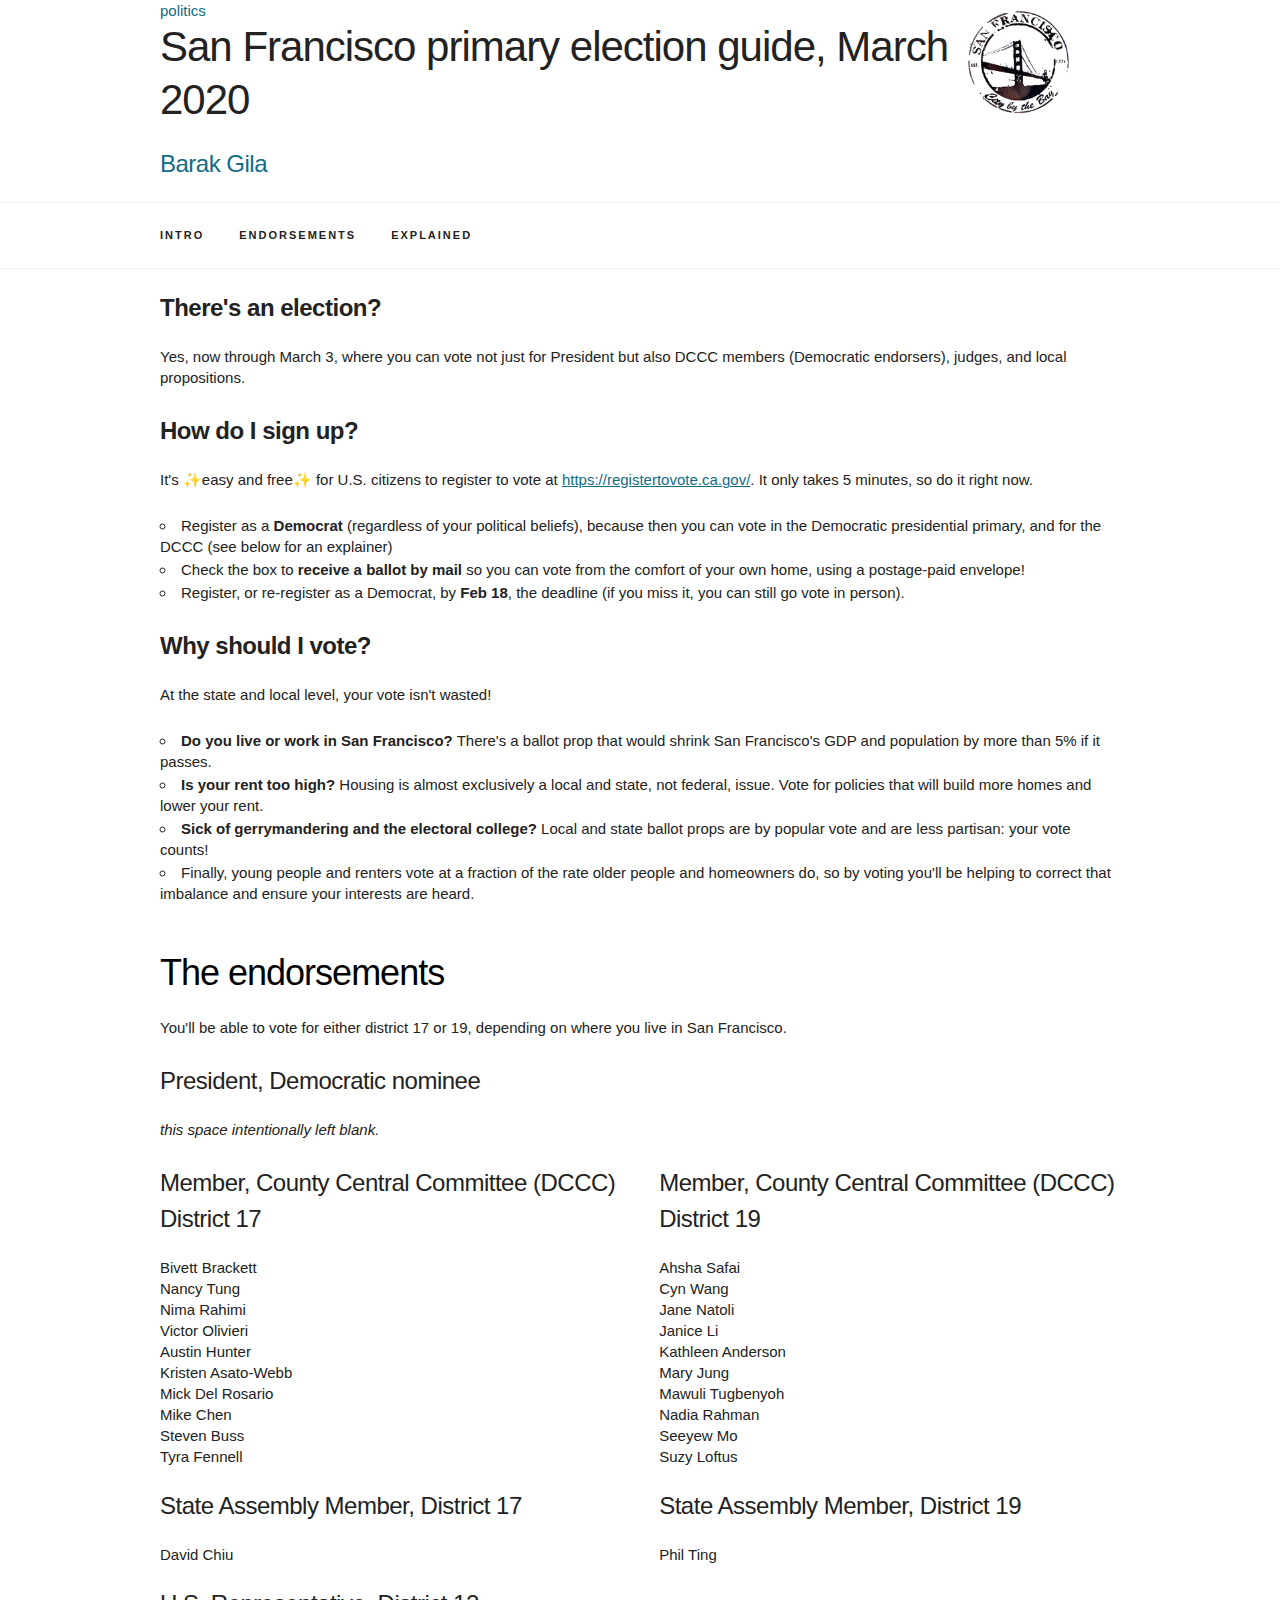
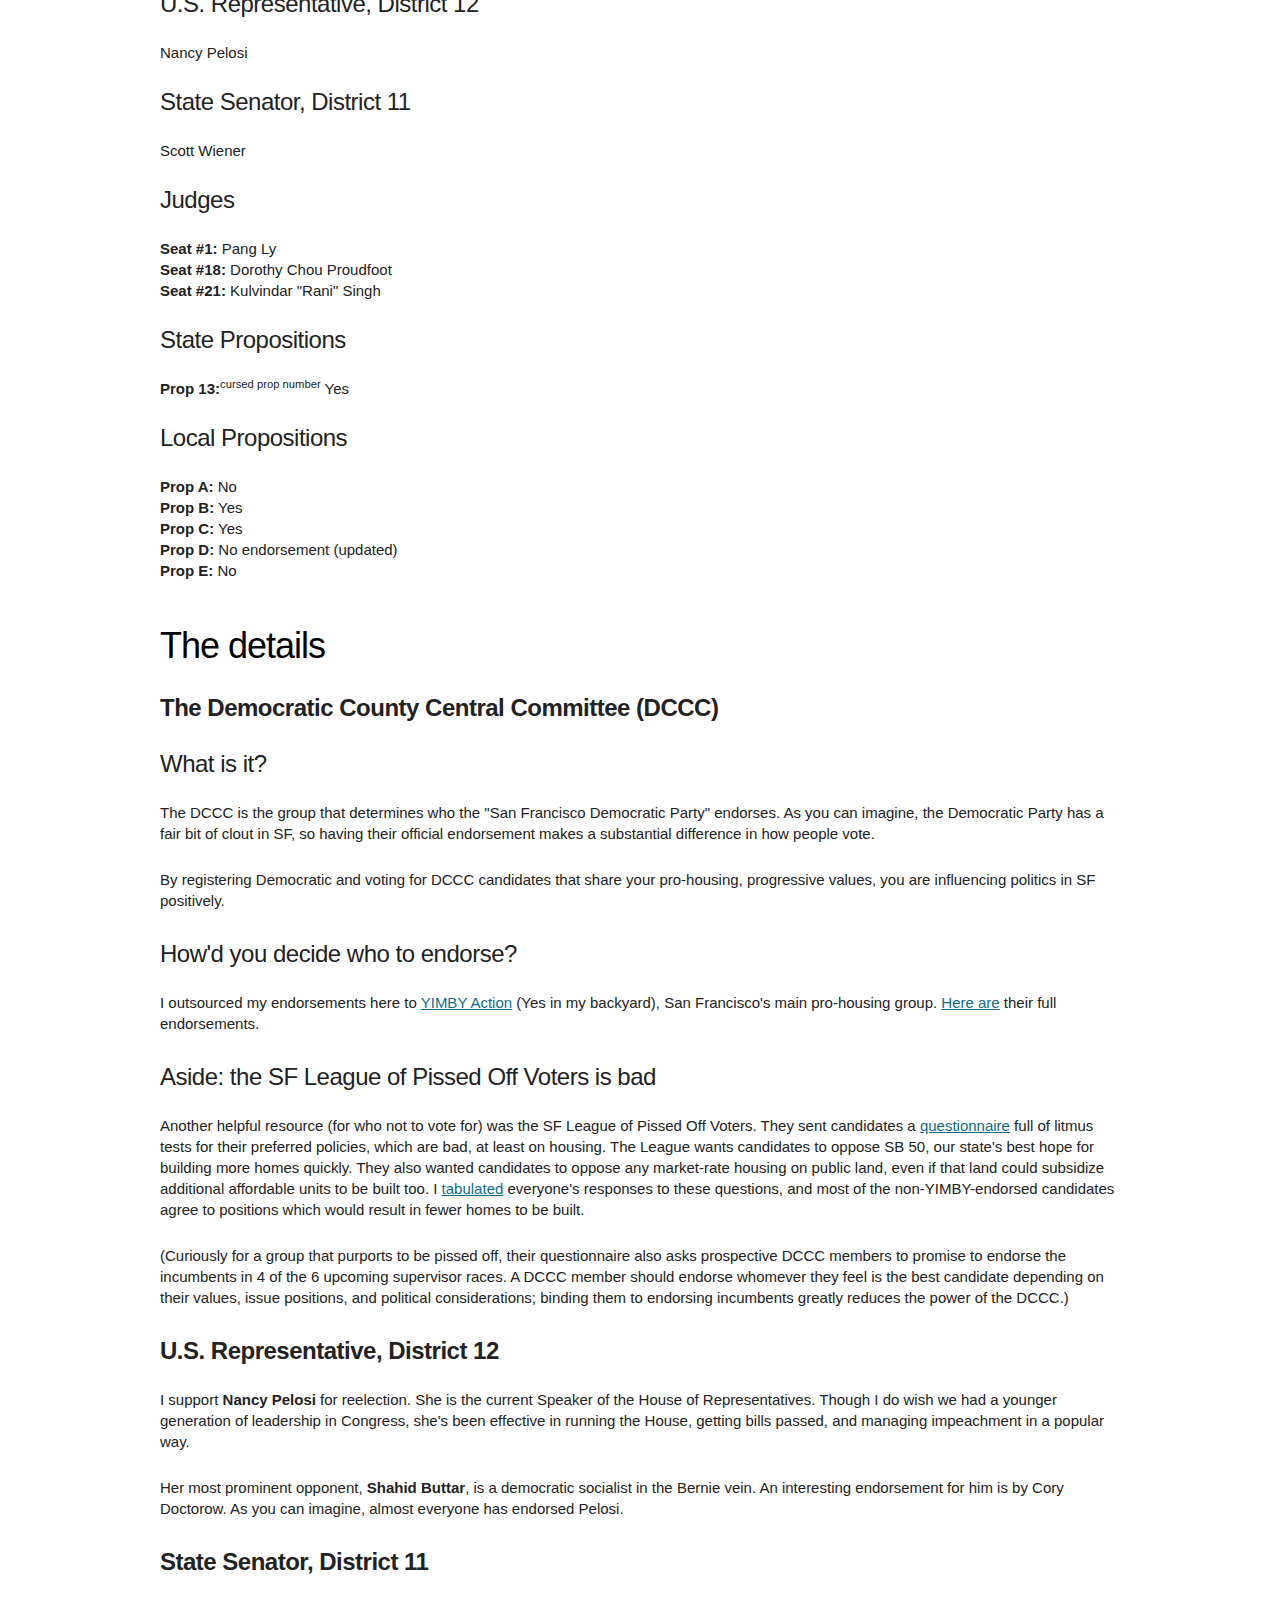
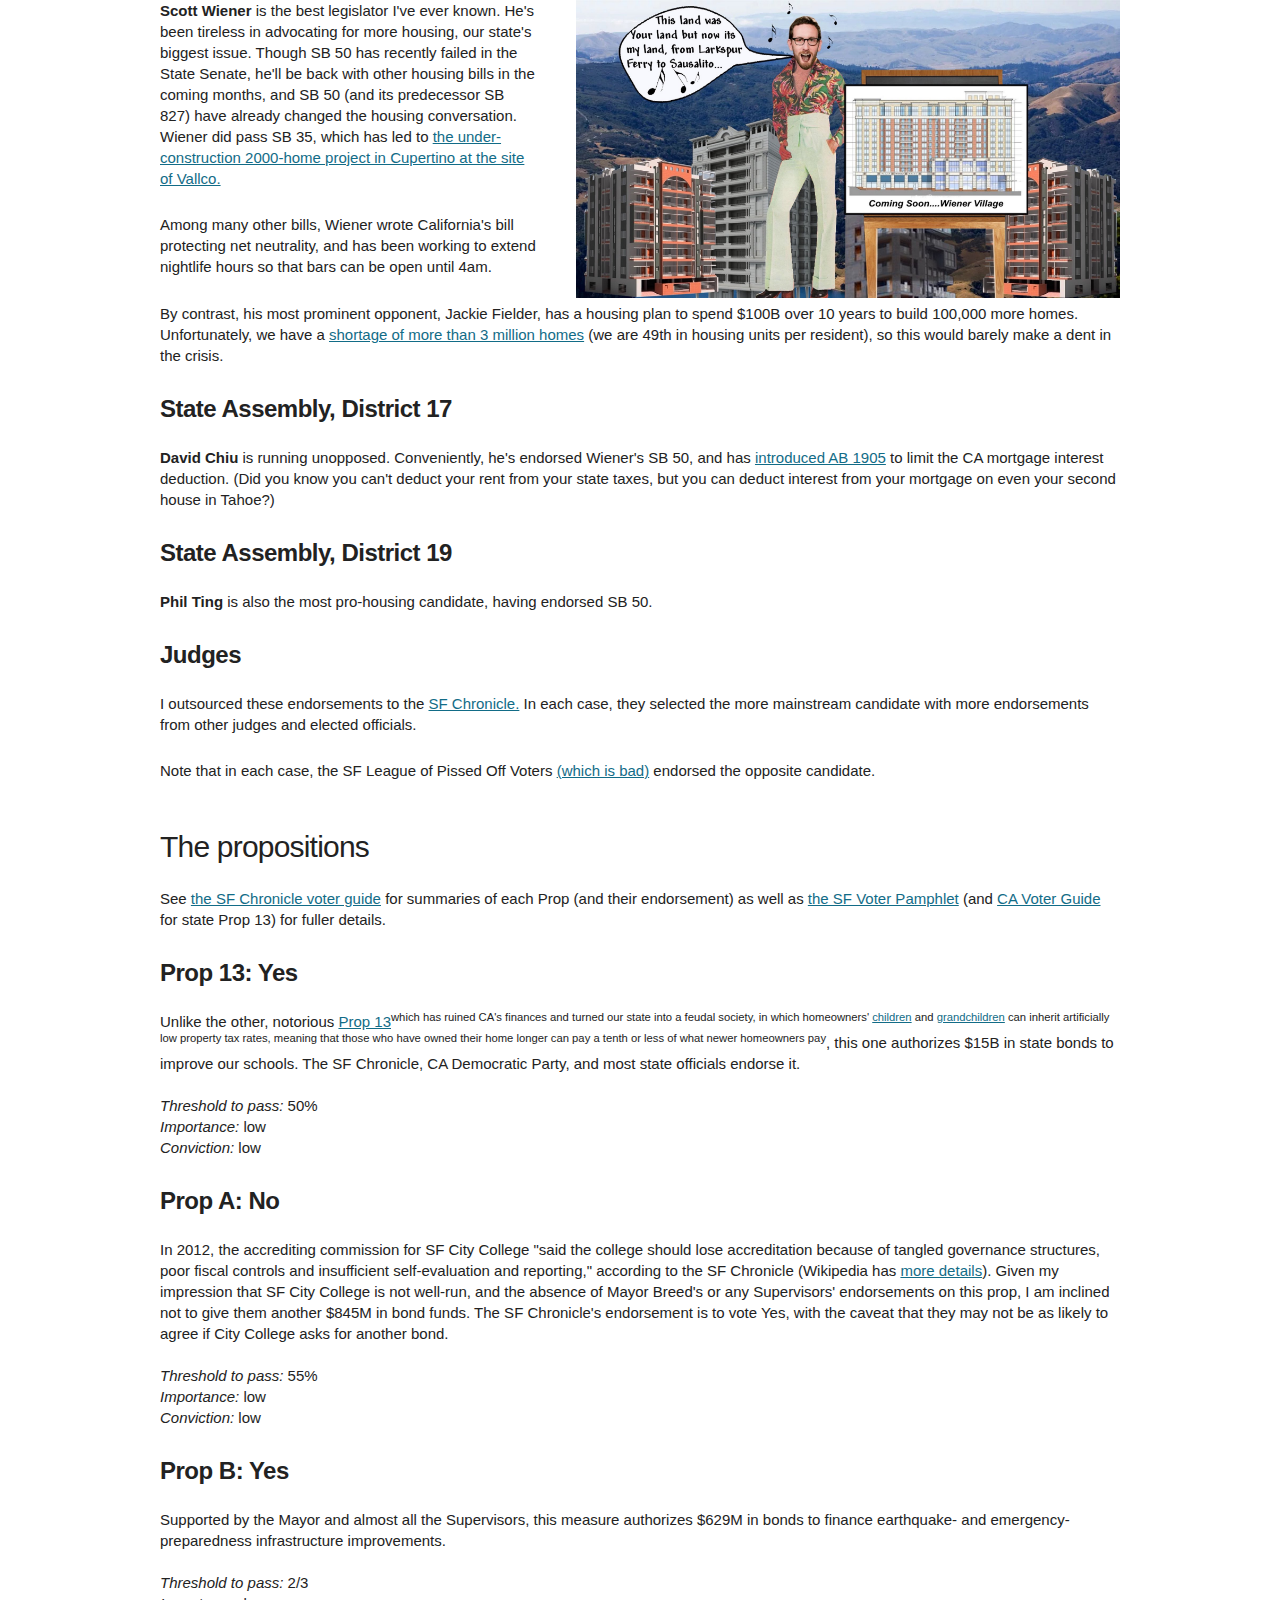
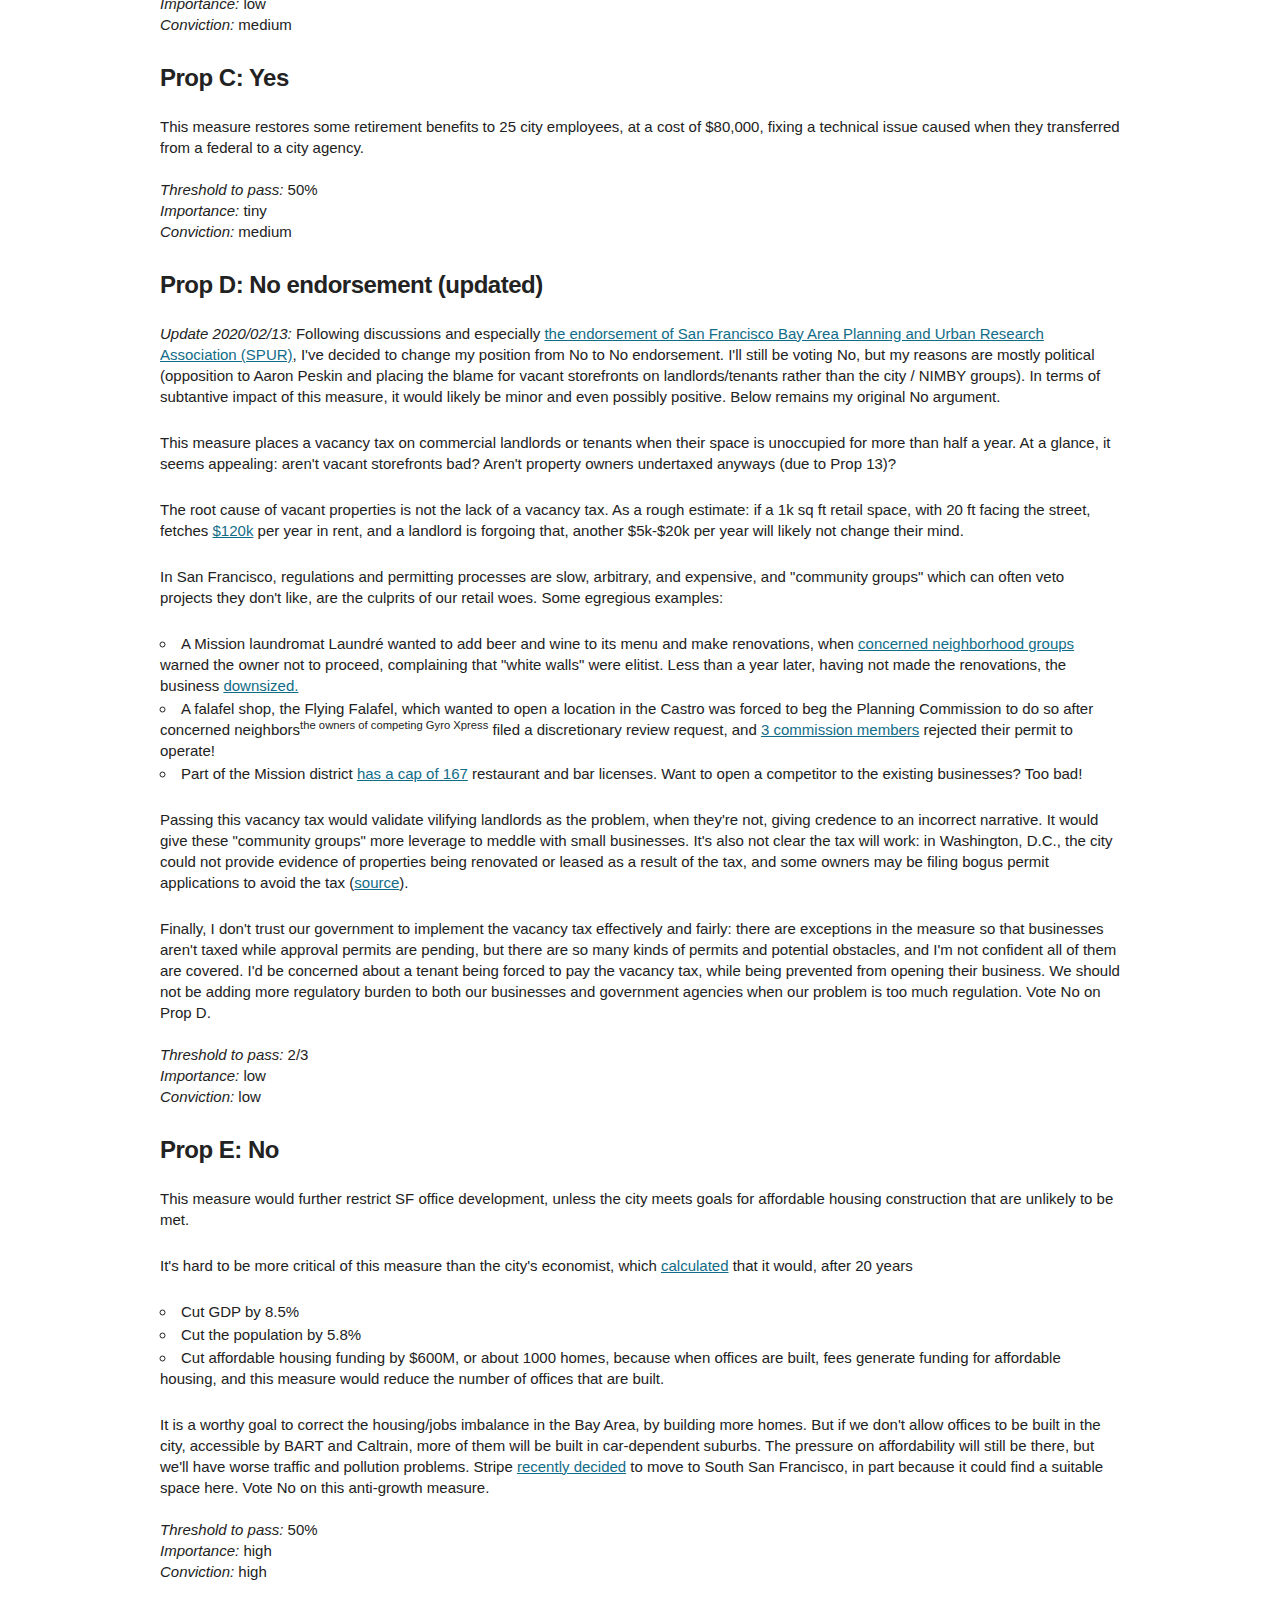
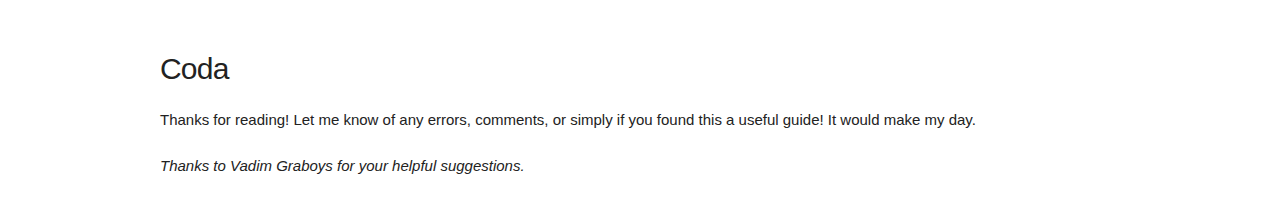
<file: politics/2020-primary-sf/index.html>
<!DOCTYPE html>
<html lang="en">

<head>
    <!-- Global site tag (gtag.js) - Google Analytics -->
    <script async src="https://www.googletagmanager.com/gtag/js?id=UA-180800984-1"></script>
    <script>
    window.dataLayer = window.dataLayer || [];
    function gtag(){dataLayer.push(arguments);}
    gtag('js', new Date());
    gtag('config', 'UA-180800984-1');
    </script>
    <!-- Basic Page Needs
        –––––––––––––––––––––––––––––––––––––––––––––––––– -->
    <meta charset="utf-8">
    <title>March 2020 SF election guide</title>
    <meta name="description" content="Your guide to the San Francisco primary election.">
    <meta name="author" content="Barak Gila">
    <meta property="og:title" content="March 2020 San Francisco election guide" />
    <meta property="og:url" content="https://barakgila.com/politics/2020-primary-sf/" />
    <meta property="og:image" content="https://barakgila.com/wiener%20village.jpg" />
    <meta property="og:description" content="Your guide to the San Francisco primary elections." />
    <meta property="og:type" content="article" />
    <meta property="article:published_time" content="2020-02-08 13:00:00 -0400" />
    <meta property="article:modified_time" content="2020-02-08 13:00:00 -0400" />
    <meta property="article:author" content="Barak Gila">
    <meta name="twitter:card" content="summary_large_image">
    <meta name="twitter:site" content="@barakgila">
    <meta name="twitter:image" content="https://barakgila.com/wiener%20village.jpg">
    <!-- Mobile Specific Metas
        –––––––––––––––––––––––––––––––––––––––––––––––––– -->
    <meta name="viewport" content="width=device-width, initial-scale=1">
    <!-- FONT
        –––––––––––––––––––––––––––––––––––––––––––––––––– -->
    <link href='//fonts.googleapis.com/css?family=Raleway:400,300,600' rel='stylesheet' type='text/css'>
    <!-- CSS
        –––––––––––––––––––––––––––––––––––––––––––––––––– -->
    <link rel="stylesheet" href="/normalize.css">
    <link rel="stylesheet" href="/skeleton.css">
    <link rel="stylesheet" href="../custom.css">
    <!-- Scripts
        –––––––––––––––––––––––––––––––––––––––––––––––––– -->
    <script src="//ajax.googleapis.com/ajax/libs/jquery/2.1.1/jquery.min.js"></script>
    <!-- Favicon
        –––––––––––––––––––––––––––––––––––––––––––––––––– -->
    <link rel="icon" type="image/png" href="/favicon-32x32.png" sizes="32x32" />
    <link rel="icon" type="image/png" href="/favicon-16x16.png" sizes="16x16" />
</head>

<body>
    <!-- Primary Page Layout
        –––––––––––––––––––––––––––––––––––––––––––––––––– -->
    <div class="container">
        <section class="header">
            <div class="ten columns">
                <div class="row">
                    <a href=".." style="text-decoration: none;">politics</a>
                </div>
                <h2>San Francisco primary election guide, March 2020</h2>
                <h5><a href="../.." style="text-decoration: none;">Barak Gila</a></h5>
            </div>
            <div class="sfstamp">
                <div class="two columns">
                    <img style="max-width: 100%; box-sizing: border-box;" src="/sf stamp.png" alt="source: https://www.etsy.com/sg-en/listing/385828324/san-francisco-stylized-stamp-1-pin-back">
                </div>
            </div>
        </section>
    </div>
    <nav class="navbar">
        <div class="container">
            <ul class="navbar-list">
                <li class="navbar-item"><a class="navbar-link" href="#intro">Intro</a></li>
                <li class="navbar-item"><a class="navbar-link" href="#endorsements">Endorsements</a></li>
                <li class="navbar-item"><a class="navbar-link" href="#explained">Explained</a></li>
            </ul>
        </div>
    </nav>
    <nav class="navbarmobile">
        <div class="container">
            <p><a class="navbar-link" href="#intro">intro</a></p>
            <p><a class="navbar-link" href="#endorsements">endorsements</a></p>
            <p><a class="navbar-link" href="#explained">explained</a></p>
        </div>
    </nav>
    <br>
    <div class="container" id="intro">
        <div>
            <h5><strong>There's an election?</strong></h5>
            <p>Yes, now through March 3, where you can vote not just for President but also DCCC members (Democratic endorsers), judges, and local propositions.</p>
        </div>
        <div>
            <h5><strong>How do I sign up?</strong></h5>
            <p>It's ✨easy and free✨ for U.S. citizens to register to vote at <a href="https://registertovote.ca.gov/">https://registertovote.ca.gov/</a>. It only takes 5 minutes, so do it right now.</p>
            <ul>
                <li>Register as a <strong>Democrat</strong> (regardless of your political beliefs), because then you can vote in the Democratic presidential primary, and for the DCCC (see below for an explainer)</li>
                <li> Check the box to <strong>receive a ballot by mail</strong> so you can vote from the comfort of your own home, using a postage-paid envelope!
                </li>
                <li>Register, or re-register as a Democrat, by <strong>Feb 18</strong>, the deadline (if you miss it, you can still go vote in person).</li>
            </ul>
        </div>
        <div>
            <h5><strong>Why should I vote?</strong></h5>
            <p>At the state and local level, your vote isn't wasted!</p>
            <ul>
                <li><strong>Do you live or work in San Francisco?</strong> There's a ballot prop that would shrink San Francisco's GDP and population by more than 5% if it passes.</li>
                <li><strong>Is your rent too high?</strong> Housing is almost exclusively a local and state, not federal, issue. Vote for policies that will build more homes and lower your rent.</li>
                <li><strong>Sick of gerrymandering and the electoral college?</strong> Local and state ballot props are by popular vote and are less partisan: your vote counts!</li>
                <li>Finally, young people and renters vote at a fraction of the rate older people and homeowners do, so by voting you'll be helping to correct that imbalance and ensure your interests are heard. </li>
            </ul>
        </div>
    </div>
    <br>
    <div class="container" id="endorsements">
        <div>
            <h3><a class="highlight" href="#endorsements">The endorsements</a></h3>
        </div>
        <p>You'll be able to vote for either district 17 or 19, depending on where you live in San Francisco.</p>
        <div>
            <h5>President, Democratic nominee</h5>
            <p><em>this space intentionally left blank.</em></p>
        </div>
        <div class="row">
            <div class="six columns">
                <h5>Member, County Central Committee (DCCC) District 17</h5>
                Bivett Brackett<br>
                Nancy Tung<br>
                Nima Rahimi<br>
                Victor Olivieri<br>
                Austin Hunter<br>
                Kristen Asato-Webb<br>
                Mick Del Rosario<br>
                Mike Chen<br>
                Steven Buss<br>
                Tyra Fennell<br><br>
                <h5>State Assembly Member, District 17</h5>
                David Chiu<br><br>
            </div>
            <div class="six columns">
                <h5>Member, County Central Committee (DCCC) District 19</h5>
                Ahsha Safai<br>
                Cyn Wang<br>
                Jane Natoli<br>
                Janice Li<br>
                Kathleen Anderson<br>
                Mary Jung<br>
                Mawuli Tugbenyoh<br>
                Nadia Rahman<br>
                Seeyew Mo<br>
                Suzy Loftus<br><br>
                <h5>State Assembly Member, District 19</h5>
                Phil Ting<br><br>
            </div>
        </div>
        <h5>U.S. Representative, District 12</h5>
        Nancy Pelosi<br><br>
        <h5>State Senator, District 11</h5>
        Scott Wiener<br><br>
        <h5>Judges</h5>
        <strong>Seat #1:</strong> Pang Ly<br>
        <strong>Seat #18:</strong> Dorothy Chou Proudfoot<br>
        <strong>Seat #21:</strong> Kulvindar "Rani" Singh<br>
        <br>
        <h5>State Propositions</h5>
        <strong>Prop 13:</strong><sup>cursed prop number</sup> Yes<br>
        <br>
        <h5>Local Propositions</h5>
        <strong>Prop A:</strong> No<br>
        <strong>Prop B:</strong> Yes<br>
        <strong>Prop C:</strong> Yes<br>
        <strong>Prop D:</strong> No endorsement (updated)<br>
        <strong>Prop E:</strong> No<br>
        <br><br>
    </div>
    <div class="container" id="explained">
        <h3><a class="highlight" href="#explained">The details</a></h3>
    </div>
    <div class="container" id="dccc">
        <section class="header">
            <h5><strong>The Democratic County Central Committee (DCCC)</strong></h5>
            <h5>What is it?</h5>
            <p>The DCCC is the group that determines who the "San Francisco Democratic Party" endorses. As you can imagine, the Democratic Party has a fair bit of clout in SF, so having their official endorsement makes a substantial difference in how people vote.</p>
            <p>By registering Democratic and voting for DCCC candidates that share your pro-housing, progressive values, you are influencing politics in SF positively.</p>
            <h5>How'd you decide who to endorse?</h5>
            <p>I outsourced my endorsements here to <a href="https://yimbyaction.org/join/">YIMBY Action</a> (Yes in my backyard), San Francisco's main pro-housing group. <a href="https://medium.com/@sfyimby/sf-yimby-endorsements-for-march-2020-a3c188527940">Here are</a> their full endorsements.</p>
            <h5 id="badleague">Aside: the SF League of Pissed Off Voters is bad</h5>
            <p>Another helpful resource (for who not to vote for) was the SF League of Pissed Off Voters. They sent candidates a <a href="http://www.theleaguesf.org/march_2020_candidate_questionnaires">questionnaire</a> full of litmus tests for their preferred policies, which are bad, at least on housing.
                The League wants candidates to oppose SB 50, our state's best hope for building more homes quickly. They also wanted candidates to oppose any market-rate housing on public land, even if that land could subsidize additional affordable units to be built too. I <a href="https://docs.google.com/spreadsheets/d/1AqF9ebsOrxkjk9Khhc3ND1cci3-Fu4PNSXTb9-GQlzI/edit#gid=0">tabulated</a> everyone's responses to these questions, and most of the non-YIMBY-endorsed candidates agree to positions which would result in fewer homes to be built.</p>
            <p>(Curiously for a group that purports to be pissed off, their questionnaire also asks prospective DCCC members to promise to endorse the incumbents in 4 of the 6 upcoming supervisor races. A DCCC member should endorse whomever they feel is the best candidate depending on their values, issue positions, and political considerations; binding them to endorsing incumbents greatly reduces the power of the DCCC.)
            </p>
            <h5><strong>U.S. Representative, District 12</strong></h5>
            <p>I support <strong>Nancy Pelosi</strong> for reelection. She is the current Speaker of the House of Representatives. Though I do wish we had a younger generation of leadership in Congress, she's been effective in running the House, getting bills passed, and managing impeachment in a popular way.</p>
            <p>Her most prominent opponent, <strong>Shahid Buttar</strong>, is a democratic socialist in the Bernie vein. An interesting endorsement for him is by Cory Doctorow. As you can imagine, almost everyone has endorsed Pelosi.</p>
            <h5><strong>State Senator, District 11</strong></h5>
            <div class="row">
                <div class="five columns">
                    <p><strong>Scott Wiener</strong> is the best legislator I've ever known. He's been tireless in advocating for more housing, our state's biggest issue. Though SB 50 has recently failed in the State Senate, he'll be back with other housing bills in the coming months, and SB 50 (and its predecessor SB 827) have already changed the housing conversation. Wiener did pass SB 35, which has led to <a href="https://medium.com/yimby/the-latest-on-vallco-explained-9d379c9a2773">the under-construction 2000-home project in Cupertino at the site of Vallco.</a></p>
                    <p>Among many other bills, Wiener wrote California's bill protecting net neutrality, and has been working to extend nightlife hours so that bars can be open until 4am.</p>
                </div>
                <div class="seven columns">
                    <a href="https://twitter.com/scott_wiener/status/968938785978241024">
                        <img style="max-width: 100%; box-sizing: border-box;" src="/wiener village.jpg" alt="wiener village"></a>
                </div>
            </div>
            <p>By contrast, his most prominent opponent, Jackie Fielder, has a housing plan to spend $100B over 10 years to build 100,000 more homes. Unfortunately, we have a <a href="https://en.wikipedia.org/wiki/California_housing_shortage">shortage of more than 3 million homes</a> (we are 49th in housing units per resident), so this would barely make a dent in the crisis.</p>
            <h5><strong>State Assembly, District 17</strong></h5>
            <p><strong>David Chiu</strong> is running unopposed. Conveniently, he's endorsed Wiener's SB 50, and has <a href="https://www.sfchronicle.com/politics/article/Californians-home-mortgage-deduction-would-be-14960585.php">introduced AB 1905</a> to limit the CA mortgage interest deduction. (Did you know you can't deduct your rent from your state taxes, but you can deduct interest from your mortgage on even your second house in Tahoe?)</p>
            <h5><strong>State Assembly, District 19</strong></h5>
            <p><strong>Phil Ting</strong> is also the most pro-housing candidate, having endorsed SB 50.</p>
            <h5><strong>Judges</strong></h5>
            <p>I outsourced these endorsements to the <a href="https://projects.sfchronicle.com/2020/voter-guide/endorsements/">SF Chronicle.</a> In each case, they selected the more mainstream candidate with more endorsements from other judges and elected officials.</p>
            <p>Note that in each case, the SF League of Pissed Off Voters <a href="#badleague">(which is bad)</a> endorsed the opposite candidate.</p>
            <br>
            <h4>The propositions</h4>
            <p>See <a href="https://projects.sfchronicle.com/2020/voter-guide/">the SF Chronicle voter guide</a> for summaries of each Prop (and their endorsement) as well as <a href="https://sfelections.sfgov.org/sites/default/files/Documents/Voting/2020/M20_VIP_EN.pdf">the SF Voter Pamphlet</a> (and <a href="https://vig.cdn.sos.ca.gov/2020/primary/pdf/complete-vig.pdf">CA Voter Guide</a> for state Prop 13) for fuller details.</p>
            <h5><strong>Prop 13: Yes</strong></h5>
            <p>Unlike the other, notorious <a href="https://en.wikipedia.org/wiki/1978_California_Proposition_13">Prop 13</a><sup>which has ruined CA's finances and turned our state into a feudal society, in which homeowners' <a href="https://ballotpedia.org/California_Proposition_58,_Real_Estate_Transfers_Within_Families_(1986)">children</a> and <a href="https://ballotpedia.org/California_Proposition_193,_Tax_Implications_of_Grandparent-Grandchild_Property_Transfers_(1996)">grandchildren</a> can inherit artificially low property tax rates, meaning that those who have owned their home longer can pay a tenth or less of what newer homeowners pay</sup>, this one authorizes $15B in state bonds to improve our schools. The SF Chronicle, CA Democratic Party, and most state officials endorse it.<br><br>
                <em>Threshold to pass:</em> 50%<br>
                <em>Importance:</em> low<br>
                <em>Conviction:</em> low<br>
            </p>
            <h5><strong>Prop A: No</strong></h5>
            <p>In 2012, the accrediting commission for SF City College "said the college should lose accreditation because of tangled governance structures, poor fiscal controls and insufficient self-evaluation and reporting," according to the SF Chronicle (Wikipedia has <a href="https://en.wikipedia.org/wiki/City_College_of_San_Francisco#Accreditation_crisis">more details</a>). Given my impression that SF City College is not well-run, and the absence of Mayor Breed's or any Supervisors' endorsements on this prop, I am inclined not to give them another $845M in bond funds. The SF Chronicle's endorsement is to vote Yes, with the caveat that they may not be as likely to agree if City College asks for another bond.
                <br><br>
                <em>Threshold to pass:</em> 55%<br>
                <em>Importance:</em> low<br>
                <em>Conviction:</em> low<br>
            </p>
            <h5><strong>Prop B: Yes</strong></h5>
            <p>Supported by the Mayor and almost all the Supervisors, this measure authorizes $629M in bonds to finance earthquake- and emergency-preparedness infrastructure improvements.
                <br><br>
                <em>Threshold to pass:</em> 2/3<br>
                <em>Importance:</em> low<br>
                <em>Conviction:</em> medium<br>
            </p>
            <h5><strong>Prop C: Yes</strong></h5>
            <p>This measure restores some retirement benefits to 25 city employees, at a cost of $80,000, fixing a technical issue caused when they transferred from a federal to a city agency.
                <br><br>
                <em>Threshold to pass:</em> 50%<br>
                <em>Importance:</em> tiny<br>
                <em>Conviction:</em> medium<br>
            </p>
            <h5><strong>Prop D: No endorsement (updated)</strong></h5>
            <p><em>Update 2020/02/13:</em> Following discussions and especially <a href="https://www.spur.org/voter-guide/san-francisco-2020-03/prop-d-vacancy-tax">the endorsement of San Francisco Bay Area Planning and Urban Research Association (SPUR)</a>, I've decided to change my position from No to No endorsement. I'll still be voting No, but my reasons are mostly political (opposition to Aaron Peskin and placing the blame for vacant storefronts on landlords/tenants rather than the city / NIMBY groups). In terms of subtantive impact of this measure, it would likely be minor and even possibly positive. Below remains my original No argument.</p>
            <p>This measure places a vacancy tax on commercial landlords or tenants when their space is unoccupied for more than half a year. At a glance, it seems appealing: aren't vacant storefronts bad? Aren't property owners undertaxed anyways (due to Prop 13)?</p>
            <p>The root cause of vacant properties is not the lack of a vacancy tax. As a rough estimate: if a 1k sq ft retail space, with 20 ft facing the street, fetches <a href="https://www.loopnet.com/california/san-francisco_retail-space-for-lease/">$120k</a> per year in rent, and a landlord is forgoing that, another $5k-$20k per year will likely not change their mind.</p>
            <p>In San Francisco, regulations and permitting processes are slow, arbitrary, and expensive, and "community groups" which can often veto projects they don't like, are the culprits of our retail woes. Some egregious examples:</p>
            <ul>
                <li>A Mission laundromat Laundré wanted to add beer and wine to its menu and make renovations, when <a href="https://missionlocal.org/2018/10/laundre-owner-shaken-after-private-meeting-with-mission-community-groups/">concerned neighborhood groups</a> warned the owner not to proceed, complaining that "white walls" were elitist. Less than a year later, having not made the renovations, the business <a href="https://missionlocal.org/2019/08/laundres-cafe-shutters-but-you-can-still-wash-your-fashion/">downsized.</a></li>
                <li>A falafel shop, the Flying Falafel, which wanted to open a location in the Castro was forced to beg the Planning Commission to do so after concerned neighbors<sup>the owners of competing Gyro Xpress</sup> filed a discretionary review request, and <a href="https://hoodline.com/2019/10/flying-falafel-approved-for-castro-location-after-sparking-neighborhood-controversy">3 commission members</a> rejected their permit to operate!</li>
                <li>Part of the Mission district <a href="https://sf.eater.com/2018/10/31/18048182/mission-district-restaurant-bar-limit-number">has a cap of 167</a> restaurant and bar licenses. Want to open a competitor to the existing businesses? Too bad!</li>
            </ul>
            <p>Passing this vacancy tax would validate vilifying landlords as the problem, when they're not, giving credence to an incorrect narrative. It would give these "community groups" more leverage to meddle with small businesses. It's also not clear the tax will work: in Washington, D.C., the city could not provide evidence of properties being renovated or leased as a result of the tax, and some owners may be filing bogus permit applications to avoid the tax (<a href="https://www.governing.com/topics/urban/gov-cities-blight-taxes-lc.html">source</a>).</p>
            <p>Finally, I don't trust our government to implement the vacancy tax effectively and fairly: there are exceptions in the measure so that businesses aren't taxed while approval permits are pending, but there are so many kinds of permits and potential obstacles, and I'm not confident all of them are covered. I'd be concerned about a tenant being forced to pay the vacancy tax, while being prevented from opening their business. We should not be adding more regulatory burden to both our businesses and government agencies when our problem is too much regulation. Vote No on Prop D.
                <br><br>
                <em>Threshold to pass:</em> 2/3<br>
                <em>Importance:</em> low<br>
                <em>Conviction:</em> low<br>
            </p>
            <h5><strong>Prop E: No</strong></h5>
            <p>This measure would further restrict SF office development, unless the city meets goals for affordable housing construction that are unlikely to be met.</p>
            <p>It's hard to be more critical of this measure than the city's economist, which <a href="https://www.sfchronicle.com/business/article/SF-economist-Prop-E-office-limits-would-slash-15007843.php">calculated</a> that it would, after 20 years</p>
            <ul>
                <li>Cut GDP by 8.5%</li>
                <li>Cut the population by 5.8%</li>
                <li>Cut affordable housing funding by $600M, or about 1000 homes, because when offices are built, fees generate funding for affordable housing, and this measure would reduce the number of offices that are built.</li>
            </ul>
            <p> It is a worthy goal to correct the housing/jobs imbalance in the Bay Area, by building more homes. But if we don't allow offices to be built in the city, accessible by BART and Caltrain, more of them will be built in car-dependent suburbs. The pressure on affordability will still be there, but we'll have worse traffic and pollution problems. Stripe <a href="https://sfist.com/2019/10/24/stripe-is-leaving-its-san-francisco-headquarters-for-south-san-francisco/">recently decided</a> to move to South San Francisco, in part because it could find a suitable space here. Vote No on this anti-growth measure.
                <br><br>
                <em>Threshold to pass:</em> 50%<br>
                <em>Importance:</em> high<br>
                <em>Conviction:</em> high<br>
            </p>
            <br><br>
            <h4>Coda</h5>
                <p>Thanks for reading! Let me know of any errors, comments, or simply if you found this a useful guide! It would make my day.</p>
                <p><em>Thanks to Vadim Graboys for your helpful suggestions.</em></p>
        </section>
    </div>
    <!-- End Document
–––––––––––––––––––––––––––––––––––––––––––––––––– -->
</body>

</html>
</file>
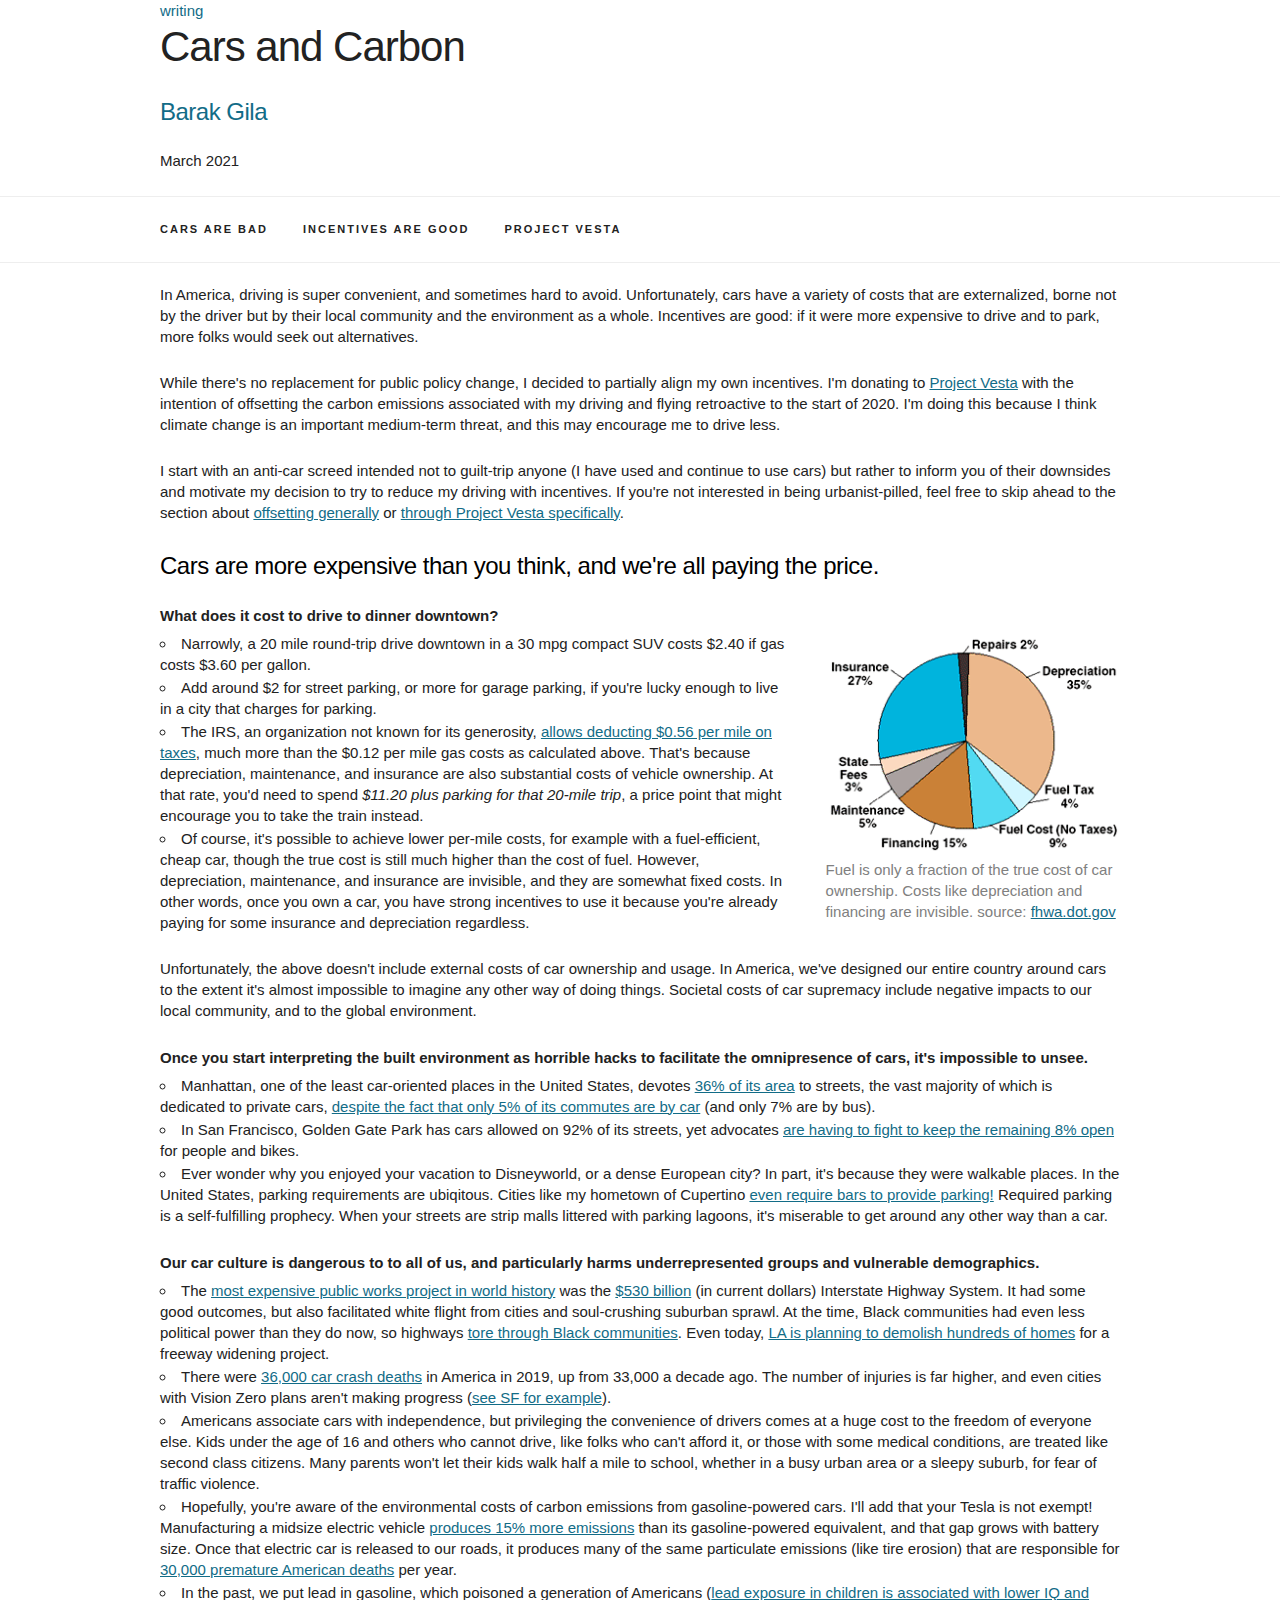
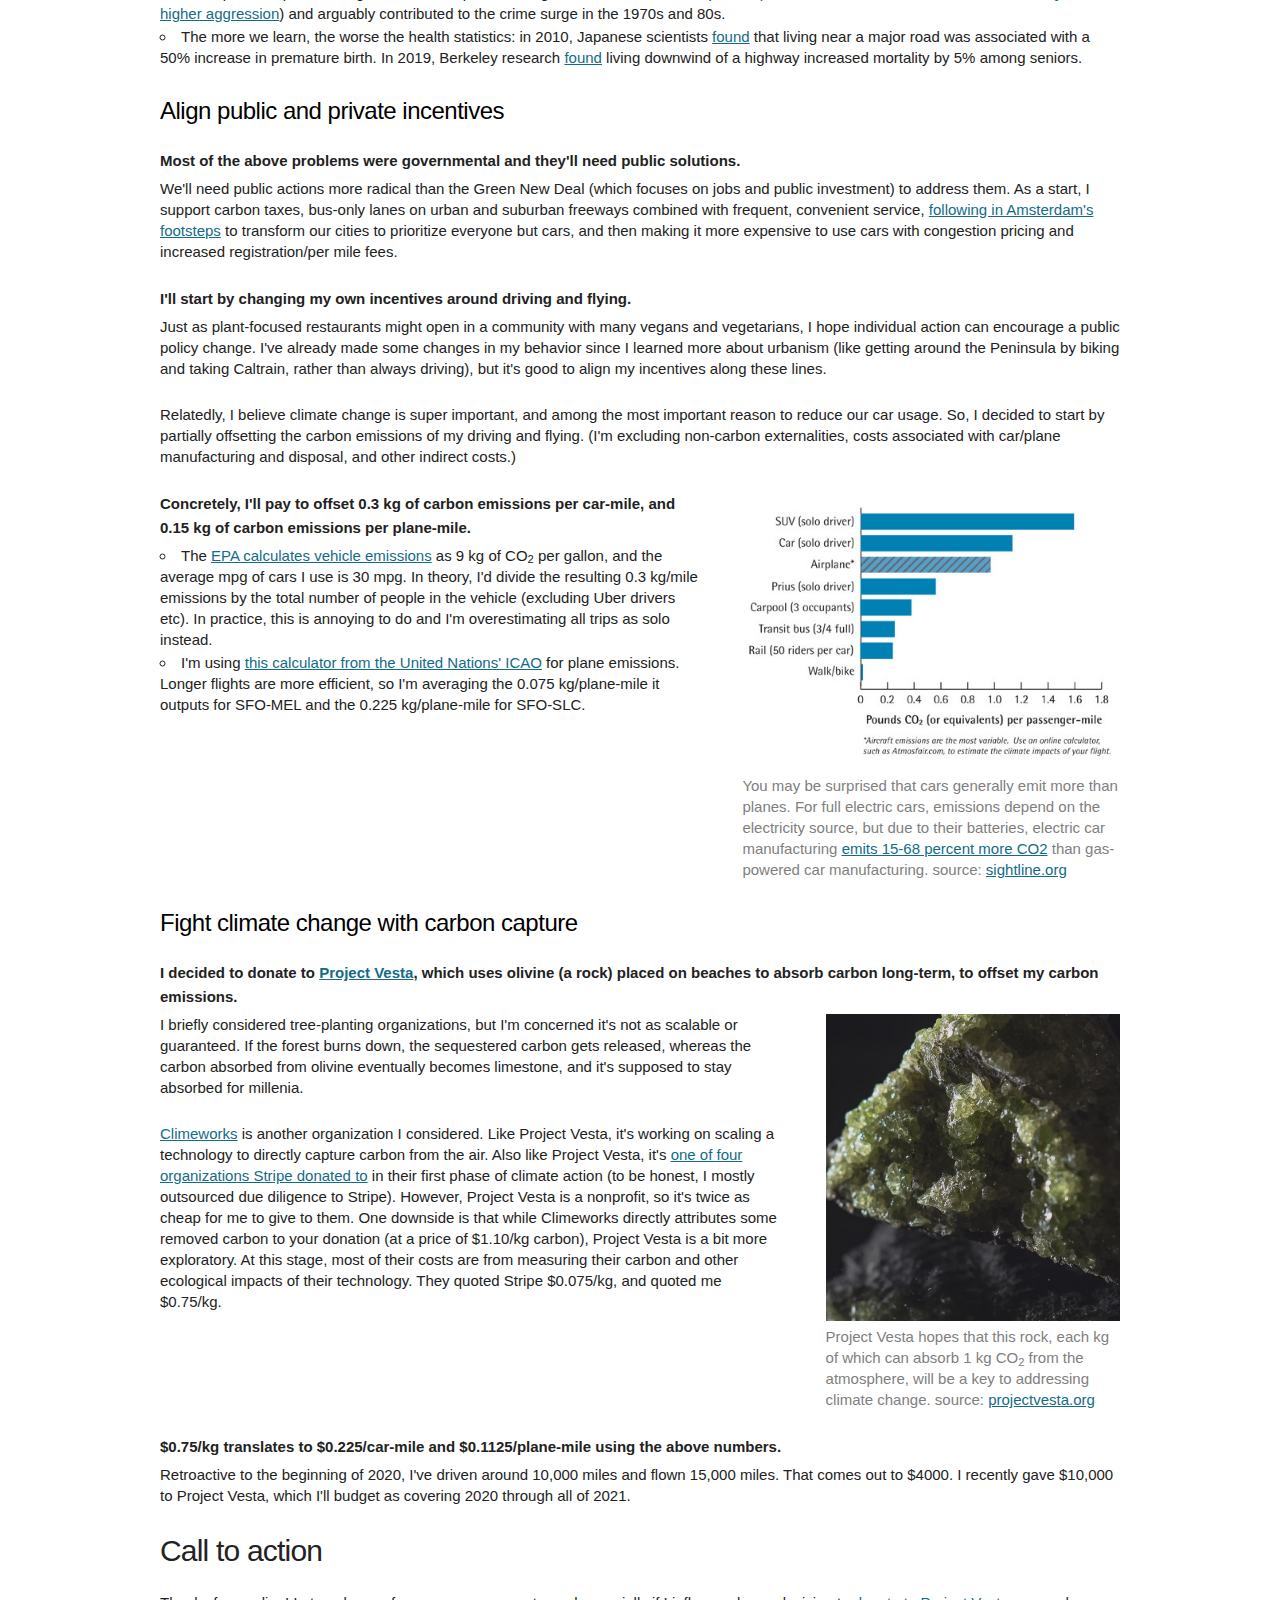
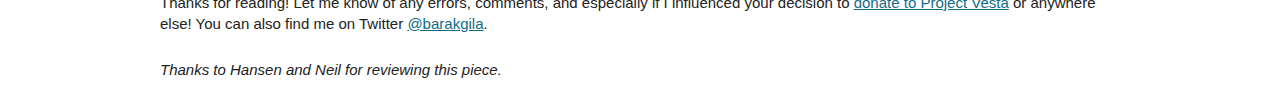
<file: writing/cars-and-carbon/index.html>
<!DOCTYPE html>
<html lang="en">
    <head>
        <!-- Global site tag (gtag.js) - Google Analytics -->
        <script async src="https://www.googletagmanager.com/gtag/js?id=UA-180800984-1"></script>
        <script>
        window.dataLayer = window.dataLayer || [];
        function gtag(){dataLayer.push(arguments);}
        gtag('js', new Date());
        gtag('config', 'UA-180800984-1');
        </script>
        <!-- Basic Page Needs
        –––––––––––––––––––––––––––––––––––––––––––––––––– -->
        <meta charset="utf-8">
        <title>Cars and Carbon</title>
        <meta name="description" content="Incentivize yourself to drive less by donating to partially offset your driving impact.">
        <meta name="author" content="Barak Gila">
        <meta property="og:title" content="Cars and Carbon" />
        <meta property="og:url" content="https://barakgila.com/writing/cars-and-carbon/" />
        <meta property="og:image" content="https://barakgila.com/writing/cars-and-carbon/vesta.png" />
        <meta property="og:description" content="Incentivize yourself to drive less by donating to partially offset your driving impact." />
        <meta property="og:type" content="article" />
        <meta property="article:published_time" content="2021-03-29 13:00:00 -0400" />
        <meta property="article:modified_time" content="2021-03-29 13:00:00 -0400" />
        <meta property="article:author" content="Barak Gila">
        <meta name="twitter:card" content="summary">
        <meta name="twitter:site" content="@barakgila">
        <meta name="twitter:image" content="https://barakgila.com/writing/cars-and-carbon/vesta.png">
        <!-- Mobile Specific Metas
        –––––––––––––––––––––––––––––––––––––––––––––––––– -->
        <meta name="viewport" content="width=device-width, initial-scale=1">
        <!-- FONT
        –––––––––––––––––––––––––––––––––––––––––––––––––– -->
        <link href='//fonts.googleapis.com/css?family=Raleway:400,300,600' rel='stylesheet' type='text/css'>
        <!-- CSS
        –––––––––––––––––––––––––––––––––––––––––––––––––– -->
        <link rel="stylesheet" href="/normalize.css">
        <link rel="stylesheet" href="/skeleton.css">
        <link rel="stylesheet" href="../custom.css">
        <!-- Scripts
        –––––––––––––––––––––––––––––––––––––––––––––––––– -->
        <script src="//ajax.googleapis.com/ajax/libs/jquery/2.1.1/jquery.min.js"></script>
        <!-- Favicon
        –––––––––––––––––––––––––––––––––––––––––––––––––– -->
        <link rel="icon" type="image/png" href="/favicon-32x32.png" sizes="32x32" />
        <link rel="icon" type="image/png" href="/favicon-16x16.png" sizes="16x16" />
    </head>
    <body>
        <!-- Primary Page Layout
        –––––––––––––––––––––––––––––––––––––––––––––––––– -->
        <div class="container">
            <section class="header">
                <div class="ten columns">
                    <div class="row">
                        <a href=".." style="text-decoration: none;">writing</a>
                    </div>
                    <h2>Cars and Carbon</h2>
                    <h5><a href="../.." style="text-decoration: none;">Barak Gila</a></h5>
                    <p>March 2021</p>
                </div>
            </section>
        </div>
        <nav class="navbar">
            <div class="container">
                <ul class="navbar-list">
                    <li class="navbar-item"><a class="navbar-link" href="#cars-bad">cars are bad</a></li>
                    <li class="navbar-item"><a class="navbar-link" href="#incentives-good">incentives are good</a></li>
                    <li class="navbar-item"><a class="navbar-link" href="#project-vesta">project vesta</a></li>
                </ul>
            </div>
        </nav>
        <nav class="navbarmobile">
            <div class="container">
                <p><a class="navbar-link" href="#cars-bad">cars are bad</a></p>
                <p><a class="navbar-link" href="#incentives-good">incentives are good</a></p>
                <p><a class="navbar-link" href="#project-vesta">project vesta</a></p>
            </div>
        </nav>
        <div class="container" id="body">
            <div>
                <br>
                <p>In America, driving is super convenient, and sometimes hard to avoid. Unfortunately, cars have a variety of costs that are externalized, borne not by the driver but by their local community and the environment as a whole. Incentives are good: if it were more expensive to drive and to park, more folks would seek out alternatives.</p>
                <p>While there's no replacement for public policy change, I decided to partially align my own incentives. I'm donating to <a href="https://www.projectvesta.org/">Project Vesta</a> with the intention of offsetting the carbon emissions associated with my driving and flying retroactive to the start of 2020. I'm doing this because I think climate change is an important medium-term threat, and this may encourage me to drive less.</p>
                <p>I start with an anti-car screed intended not to guilt-trip anyone (I have used and continue to use cars) but rather to inform you of their downsides and motivate my decision to try to reduce my driving with incentives. If you're not interested in being urbanist-pilled, feel free to skip ahead to the section about <a href="#incentives-good">offsetting generally</a> or <a href="#project-vesta">through Project Vesta specifically</a>.</p>
            </div>
        </div>
        <div class="container" id="cars-bad">
            <div>
                <h5><a class="highlight" href="#cars-bad">Cars are more expensive than you think, and we're all paying the price.</a></h5>
                <h6>What does it cost to drive to dinner downtown?</h6>
                <div class="row">
                    <div class="eight columns">
                         <ul>
                            <li>Narrowly, a 20 mile round-trip drive downtown in a 30 mpg compact SUV costs $2.40 if gas costs $3.60 per gallon.</li>
                            <li>Add around $2 for street parking, or more for garage parking, if you're lucky enough to live in a city that charges for parking.</li>
                            <li>The IRS, an organization not known for its generosity, <a href="https://www.shrm.org/ResourcesAndTools/hr-topics/benefits/Pages/IRS-lowers-standard-mileage-rate-for-2021.aspx#:~:text=For%202021%2C%20standard%20mileage%20rates,from%2057.5%20cents%20in%202020.">allows deducting $0.56 per mile on taxes</a>, much more than the $0.12 per mile gas costs as calculated above. That's because depreciation, maintenance, and insurance are also substantial costs of vehicle ownership. At that rate, you'd need to spend <em>$11.20 plus parking for that 20-mile trip</em>, a price point that might encourage you to take the train instead.</li>
                            <li>Of course, it's possible to achieve lower per-mile costs, for example with a fuel-efficient, cheap car, though the true cost is still much higher than the cost of fuel. However, depreciation, maintenance, and insurance are invisible, and they are somewhat fixed costs. In other words, once you own a car, you have strong incentives to use it because you're already paying for some insurance and depreciation regardless.</li>
                        </ul>
                    </div>
                    <div class="four columns">
                        <img style="max-width: 100%; box-sizing: border-box;" src="cost-chart.png" alt="Chart of cost of car ownership">
                        <p style="color:gray;">Fuel is only a fraction of the true cost of car ownership. Costs like depreciation and financing are invisible. source: <a href="https://www.fhwa.dot.gov/ohim/onh00/onh2p3.htm">fhwa.dot.gov</a></p>
                    </div>
                </div>
                <p>Unfortunately, the above doesn't include external costs of car ownership and usage. In America, we've designed our entire country around cars to the extent it's almost impossible to imagine any other way of doing things. Societal costs of car supremacy include negative impacts to our local community, and to the global environment.</p>
                <h6>Once you start interpreting the built environment as horrible hacks to facilitate the omnipresence of cars, it's impossible to unsee.</h6>
                <ul>
                    <li>Manhattan, one of the least car-oriented places in the United States, devotes <a href="https://nextcity.org/daily/entry/how-much-public-space-does-a-city-need-UN-Habitat-joan-clos-50-percent">36% of its area</a> to streets, the vast majority of which is dedicated to private cars, <a href="https://www1.nyc.gov/assets/planning/download/pdf/plans/transportation/peripheral_travel_02c.pdf">despite the fact that only 5% of its commutes are by car</a> (and only 7% are by bus).</li>
                    <li>In San Francisco, Golden Gate Park has cars allowed on 92% of its streets, yet advocates <a href="https://www.safeggp.com/">are having to fight to keep the remaining 8% open</a> for people and bikes.</li>
                    <li>Ever wonder why you enjoyed your vacation to Disneyworld, or a dense European city? In part, it's because they were walkable places. In the United States, parking requirements are ubiqitous. Cities like my hometown of Cupertino <a href="https://twitter.com/barakgila/status/1187506814943842305">even require bars to provide parking!</a> Required parking is a self-fulfilling prophecy. When your streets are strip malls littered with parking lagoons, it's miserable to get around any other way than a car.</li>
                </ul>
                <h6>Our car culture is dangerous to to all of us, and particularly harms underrepresented groups and vulnerable demographics.</h6>
                <ul>
                    <li>The <a href="https://www.integrapeople.com/news/2017/05/the-top-10-most-expensive-construction-projects-in-the-world/159#:~:text=The%20Interstate%20Highway%20System%2C%20%24459,almost%2035%20years%20to%20complete.">most expensive public works project in world history</a> was the <a href="https://en.wikipedia.org/wiki/Interstate_Highway_System">$530 billion</a> (in current dollars) Interstate Highway System. It had some good outcomes, but also facilitated white flight from cities and soul-crushing suburban sprawl. At the time, Black communities had even less political power than they do now, so highways <a href="https://www.vox.com/2015/5/14/8605917/highways-interstate-cities-history">tore through Black communities</a>. Even today, <a href="https://la.streetsblog.org/2020/10/07/city-of-downey-officially-opposes-full-metro-605-5-freeway-widening-impacting-downey-homes/">LA is planning to demolish hundreds of homes</a> for a freeway widening project.</li>
                    <li>There were <a href="https://www.iihs.org/topics/fatality-statistics/detail/yearly-snapshot">36,000 car crash deaths</a> in America in 2019, up from 33,000 a decade ago. The number of injuries is far higher, and even cities with Vision Zero plans aren't making progress (<a href="https://sfgov.org/scorecards/transportation/traffic-fatalities">see SF for example</a>).</li>
                    <li>Americans associate cars with independence, but privileging the convenience of drivers comes at a huge cost to the freedom of everyone else. Kids under the age of 16 and others who cannot drive, like folks who can't afford it, or those with some medical conditions, are treated like second class citizens. Many parents won't let their kids walk half a mile to school, whether in a busy urban area or a sleepy suburb, for fear of traffic violence.</li>
                    <li>Hopefully, you're aware of the environmental costs of carbon emissions from gasoline-powered cars. I'll add that your Tesla is not exempt! Manufacturing a midsize electric vehicle <a href="https://www.businessinsider.com/building-electric-cars-how-much-pollution-versus-gas-powered-vehicles-2019-11">produces 15% more emissions</a> than its gasoline-powered equivalent, and that gap grows with battery size. Once that electric car is released to our roads, it produces many of the same particulate emissions (like tire erosion) that are responsible for <a href="https://www.ucsusa.org/resources/vehicles-air-pollution-human-health">30,000 premature American deaths</a> per year.</li>
                    <li>In the past, we put lead in gasoline, which poisoned a generation of Americans (<a href="https://pubmed.ncbi.nlm.nih.gov/10845777/#:~:text=The%20CogAT%20norm%20comparisons%20also,at%20lower%20blood%20lead%20levels.&text=The%20findings%20with%20respect%20to,more%20aggressive%20and%20delinquent%20behavior.">lead exposure in children is associated with lower IQ and higher aggression</a>) and arguably contributed to the crime surge in the 1970s and 80s.</li>
                    <li>The more we learn, the worse the health statistics: in 2010, Japanese scientists <a href="https://www.reuters.com/article/us-birth-roads/living-near-a-major-road-tied-to-preterm-birth-study-idUSTRE6B10HA20101202">found</a> that living near a major road was associated with a 50% increase in premature birth. In 2019, Berkeley research <a href="https://are.berkeley.edu/~mlanderson/pdf/air_pollution_highways.pdf">found</a> living downwind of a highway increased mortality by 5% among seniors.</li>
                </ul>
            </div></div>
            <div class="container" id="incentives-good">
                <div>
                    <h5><a class="highlight" href="#incentives-good">Align public and private incentives</a></h5>
                    <h6>Most of the above problems were governmental and they'll need public solutions.</h6>
                    <p>We'll need public actions more radical than the Green New Deal (which focuses on jobs and public investment) to address them. As a start, I support carbon taxes, bus-only lanes on urban and suburban freeways combined with frequent, convenient service, <a href="https://www.theguardian.com/cities/2015/may/05/amsterdam-bicycle-capital-world-transport-cycling-kindermoord#:~:text=Entire%20Amsterdam%20neighbourhoods%20were%20destroyed,bicycles%20would%20eventually%20disappear%20altogether.&text=All%20that%20growing%20traffic%20took,of%203%2C300%20deaths%20in%201971.">following in Amsterdam's footsteps</a> to transform our cities to prioritize everyone but cars, and then making it more expensive to use cars with congestion pricing and increased registration/per mile fees.</p>
                    <h6>I'll start by changing my own incentives around driving and flying.</h6>
                    <p>Just as plant-focused restaurants might open in a community with many vegans and vegetarians, I hope individual action can encourage a public policy change. I've already made some changes in my behavior since I learned more about urbanism (like getting around the Peninsula by biking and taking Caltrain, rather than always driving), but it's good to align my incentives along these lines.</p>
                    <p>Relatedly, I believe climate change is super important, and among the most important reason to reduce our car usage. So, I decided to start by partially offsetting the carbon emissions of my driving and flying. (I'm excluding non-carbon externalities, costs associated with car/plane manufacturing and disposal, and other indirect costs.)</p>
                    <div class="row">
                        <div class="seven columns">
                            <h6>Concretely, I'll pay to offset 0.3 kg of carbon emissions per car-mile, and 0.15 kg of carbon emissions per plane-mile.</h6>
                            <ul>
                                <li>The <a href="https://nepis.epa.gov/Exe/ZyNET.exe/P100JPPH.TXT?ZyActionD=ZyDocument&Client=EPA&Index=2011+Thru+2015&Docs=&Query=&Time=&EndTime=&SearchMethod=1&TocRestrict=n&Toc=&TocEntry=&QField=&QFieldYear=&QFieldMonth=&QFieldDay=&IntQFieldOp=0&ExtQFieldOp=0&XmlQuery=&File=D%3A%5Czyfiles%5CIndex%20Data%5C11thru15%5CTxt%5C00000011%5CP100JPPH.txt&User=ANONYMOUS&Password=anonymous&SortMethod=h%7C-&MaximumDocuments=1&FuzzyDegree=0&ImageQuality=r75g8/r75g8/x150y150g16/i425&Display=hpfr&DefSeekPage=x&SearchBack=ZyActionL&Back=ZyActionS&BackDesc=Results%20page&MaximumPages=1&ZyEntry=1&SeekPage=x&ZyPURL">EPA calculates vehicle emissions</a> as 9 kg of CO<sub>2</sub> per gallon, and the average mpg of cars I use is 30 mpg. In theory, I'd divide the resulting 0.3 kg/mile emissions by the total number of people in the vehicle (excluding Uber drivers etc). In practice, this is annoying to do and I'm overestimating all trips as solo instead.</li>
                                <li>I'm using <a href="https://www.icao.int/environmental-protection/Carbonoffset/Pages/default.aspx">this calculator from the United Nations'  ICAO</a> for plane emissions. Longer flights are more efficient, so I'm averaging the 0.075 kg/plane-mile it outputs for SFO-MEL and the 0.225 kg/plane-mile for SFO-SLC.</li>
                            </ul>
                        </div>
                        <div class="five columns">
                            <img style="max-width: 100%; box-sizing: border-box;" src="carbon-chart.png" alt="Chart of CO2 per passenger-mile for different modes of transport">
                            <p style="color:gray;">You may be surprised that cars generally emit more than planes. For full electric cars, emissions depend on the electricity source, but due to their batteries, electric car manufacturing <a href="https://www.businessinsider.com/building-electric-cars-how-much-pollution-versus-gas-powered-vehicles-2019-11">emits 15-68 percent more CO2</a> than gas-powered car manufacturing. source: <a href="https://www.sightline.org/2008/02/08/planes-trains-and-automobiles/">sightline.org</a></p>
                        </div>
                    </div>
                </div>
            </div>
            <div class="container" id="project-vesta">
                <div>
                    <h5><a class="highlight" href="#project-vesta">Fight climate change with carbon capture</a></h5>
                    <h6>I decided to donate to <a href="https://www.projectvesta.org/">Project Vesta</a>, which uses olivine (a rock) placed on beaches to absorb carbon long-term, to offset my carbon emissions.</h6>
                    <div class="row">
                        <div class="eight columns">
                             <p>I briefly considered tree-planting organizations, but I'm concerned it's not as scalable or guaranteed. If the forest burns down, the sequestered carbon gets released, whereas the carbon absorbed from olivine eventually becomes limestone, and it's supposed to stay absorbed for millenia.</p>
                            <p><a href="https://climeworks.com/">Climeworks</a> is another organization I considered. Like Project Vesta, it's working on scaling a technology to directly capture carbon from the air. Also like Project Vesta, it's <a href="https://stripe.com/blog/first-negative-emissions-purchases">one of four organizations Stripe donated to</a> in their first phase of climate action (to be honest, I mostly outsourced due diligence to Stripe). However, Project Vesta is a nonprofit, so it's twice as cheap for me to give to them. One downside is that while Climeworks directly attributes some removed carbon to your donation (at a price of $1.10/kg carbon), Project Vesta is a bit more exploratory. At this stage, most of their costs are from measuring their carbon and other ecological impacts of their technology. They quoted Stripe $0.075/kg, and quoted me $0.75/kg.</p>
                        </div>
                        <div class="four columns">
                            <img style="max-width: 100%; box-sizing: border-box;" src="olivine.jpg" alt="Olivine">
                            <p style="color:gray;">Project Vesta hopes that this rock, each kg of which can absorb 1 kg CO<sub>2</sub> from the atmosphere, will be a key to addressing climate change. source: <a href="https://www.projectvesta.org/">projectvesta.org</a></p>
                        </div>
                    </div>
                    <h6>$0.75/kg translates to $0.225/car-mile and $0.1125/plane-mile using the above numbers.</h6>
                    <p>Retroactive to the beginning of 2020, I've driven around 10,000 miles and flown 15,000 miles. That comes out to $4000. I recently gave $10,000 to Project Vesta, which I'll budget as covering 2020 through all of 2021.</p>
                    <h4>Call to action</h4>
                    <p>Thanks for reading! Let me know of any errors, comments, and especially if I influenced your decision to <a href="https://donorbox.org/project-vesta">donate to Project Vesta</a> or anywhere else! You can also find me on Twitter <a href="https://twitter.com/barakgila">@barakgila</a>.</p>
                    <p><em>Thanks to Hansen and Neil for reviewing this piece.</em></p>
                </div>
                <!-- End Document
                –––––––––––––––––––––––––––––––––––––––––––––––––– -->
            </body>
        </html>
</file>
<file: skeleton.css>
/*
* Skeleton V2.0.4
* Copyright 2014, Dave Gamache
* www.getskeleton.com
* Free to use under the MIT license.
* http://www.opensource.org/licenses/mit-license.php
* 12/29/2014
*/


/* Table of contents
––––––––––––––––––––––––––––––––––––––––––––––––––
- Grid
- Base Styles
- Typography
- Links
- Buttons
- Forms
- Lists
- Code
- Tables
- Spacing
- Utilities
- Clearing
- Media Queries
*/


/* Grid
–––––––––––––––––––––––––––––––––––––––––––––––––– */
.container {
  position: relative;
  width: 100%;
  max-width: 960px;
  margin: 0 auto;
  padding: 0 20px;
  box-sizing: border-box; }
.column,
.columns {
  width: 100%;
  float: left;
  box-sizing: border-box; }

/* For devices larger than 400px */
@media (min-width: 400px) {
  .container {
    width: 85%;
    padding: 0; }
}

/* For devices larger than 550px */
@media (min-width: 550px) {
  .container {
    width: 80%; }
  .column,
  .columns {
    margin-left: 4%; }
  .column:first-child,
  .columns:first-child {
    margin-left: 0; }

  .one.column,
  .one.columns                    { width: 4.66666666667%; }
  .two.columns                    { width: 13.3333333333%; }
  .three.columns                  { width: 22%;            }
  .four.columns                   { width: 30.6666666667%; }
  .five.columns                   { width: 39.3333333333%; }
  .six.columns                    { width: 48%;            }
  .seven.columns                  { width: 56.6666666667%; }
  .eight.columns                  { width: 65.3333333333%; }
  .nine.columns                   { width: 74.0%;          }
  .ten.columns                    { width: 82.6666666667%; }
  .eleven.columns                 { width: 91.3333333333%; }
  .twelve.columns                 { width: 100%; margin-left: 0; }

  .one-third.column               { width: 30.6666666667%; }
  .two-thirds.column              { width: 65.3333333333%; }

  .one-half.column                { width: 48%; }

  /* Offsets */
  .offset-by-one.column,
  .offset-by-one.columns          { margin-left: 8.66666666667%; }
  .offset-by-two.column,
  .offset-by-two.columns          { margin-left: 17.3333333333%; }
  .offset-by-three.column,
  .offset-by-three.columns        { margin-left: 26%;            }
  .offset-by-four.column,
  .offset-by-four.columns         { margin-left: 34.6666666667%; }
  .offset-by-five.column,
  .offset-by-five.columns         { margin-left: 43.3333333333%; }
  .offset-by-six.column,
  .offset-by-six.columns          { margin-left: 52%;            }
  .offset-by-seven.column,
  .offset-by-seven.columns        { margin-left: 60.6666666667%; }
  .offset-by-eight.column,
  .offset-by-eight.columns        { margin-left: 69.3333333333%; }
  .offset-by-nine.column,
  .offset-by-nine.columns         { margin-left: 78.0%;          }
  .offset-by-ten.column,
  .offset-by-ten.columns          { margin-left: 86.6666666667%; }
  .offset-by-eleven.column,
  .offset-by-eleven.columns       { margin-left: 95.3333333333%; }

  .offset-by-one-third.column,
  .offset-by-one-third.columns    { margin-left: 34.6666666667%; }
  .offset-by-two-thirds.column,
  .offset-by-two-thirds.columns   { margin-left: 69.3333333333%; }

  .offset-by-one-half.column,
  .offset-by-one-half.columns     { margin-left: 52%; }

}


/* Base Styles
–––––––––––––––––––––––––––––––––––––––––––––––––– */
/* NOTE
html is set to 62.5% so that all the REM measurements throughout Skeleton
are based on 10px sizing. So basically 1.5rem = 15px :) */
html {
  font-size: 62.5%; }
body {
  font-size: 1.5em; /* currently ems cause chrome bug misinterpreting rems on body element */
  line-height: 1.4;
  font-weight: 400;
  font-family: "HelveticaNeue", "Helvetica Neue", Helvetica, Arial, sans-serif;
  color: #222; }


/* Typography
–––––––––––––––––––––––––––––––––––––––––––––––––– */
h1, h2, h3, h4, h5 {
  margin-top: 0;
  margin-bottom: 2rem;
  font-weight: 300; }

h6 {
  margin-top: 0;
  margin-bottom: 0.5rem;
  font-weight: 600; }
h1 { font-size: 4.0rem; line-height: 1.2;  letter-spacing: -.1rem;}
h2 { font-size: 3.6rem; line-height: 1.25; letter-spacing: -.1rem; }
h3 { font-size: 3.0rem; line-height: 1.3;  letter-spacing: -.1rem; }
h4 { font-size: 2.4rem; line-height: 1.35; letter-spacing: -.08rem; }
h5 { font-size: 1.8rem; line-height: 1.5;  letter-spacing: -.05rem; }
h6 { font-size: 1.5rem; line-height: 1.6;  letter-spacing: 0; }

/* Larger than phablet */
@media (min-width: 550px) {
  h1 { font-size: 5.0rem; }
  h2 { font-size: 4.2rem; }
  h3 { font-size: 3.6rem; }
  h4 { font-size: 3.0rem; }
  h5 { font-size: 2.4rem; }
  h6 { font-size: 1.5rem; }
}

p {
  margin-top: 0; }


/* Links
–––––––––––––––––––––––––––––––––––––––––––––––––– */
a {
  color: #126c87; }
a:hover {
  color: #009900; }

a.highlight {
  text-decoration: none;
  color: #000000;
}
a.highlight:hover {
  color: #009900;
 }

/* Buttons
–––––––––––––––––––––––––––––––––––––––––––––––––– */
.button,
button,
input[type="submit"],
input[type="reset"],
input[type="button"] {
  display: inline-block;
  height: 38px;
  padding: 0 30px;
  color: #555;
  text-align: center;
  font-size: 11px;
  font-weight: 600;
  line-height: 38px;
  letter-spacing: .1rem;
  text-transform: uppercase;
  text-decoration: none;
  white-space: nowrap;
  background-color: transparent;
  border-radius: 4px;
  border: 1px solid #bbb;
  cursor: pointer;
  box-sizing: border-box; }
.button:hover,
button:hover,
input[type="submit"]:hover,
input[type="reset"]:hover,
input[type="button"]:hover,
.button:focus,
button:focus,
input[type="submit"]:focus,
input[type="reset"]:focus,
input[type="button"]:focus {
  color: #333;
  border-color: #888;
  outline: 0; }
.button.button-primary,
button.button-primary,
input[type="submit"].button-primary,
input[type="reset"].button-primary,
input[type="button"].button-primary {
  color: #FFF;
  background-color: #33C3F0;
  border-color: #33C3F0; }
.button.button-primary:hover,
button.button-primary:hover,
input[type="submit"].button-primary:hover,
input[type="reset"].button-primary:hover,
input[type="button"].button-primary:hover,
.button.button-primary:focus,
button.button-primary:focus,
input[type="submit"].button-primary:focus,
input[type="reset"].button-primary:focus,
input[type="button"].button-primary:focus {
  color: #FFF;
  background-color: #1EAEDB;
  border-color: #1EAEDB; }


/* Forms
–––––––––––––––––––––––––––––––––––––––––––––––––– */
input[type="email"],
input[type="number"],
input[type="search"],
input[type="text"],
input[type="tel"],
input[type="url"],
input[type="password"],
textarea,
select {
  height: 38px;
  padding: 6px 10px; /* The 6px vertically centers text on FF, ignored by Webkit */
  background-color: #fff;
  border: 1px solid #D1D1D1;
  border-radius: 4px;
  box-shadow: none;
  box-sizing: border-box; }
/* Removes awkward default styles on some inputs for iOS */
input[type="email"],
input[type="number"],
input[type="search"],
input[type="text"],
input[type="tel"],
input[type="url"],
input[type="password"],
textarea {
  -webkit-appearance: none;
     -moz-appearance: none;
          appearance: none; }
textarea {
  min-height: 65px;
  padding-top: 6px;
  padding-bottom: 6px; }
input[type="email"]:focus,
input[type="number"]:focus,
input[type="search"]:focus,
input[type="text"]:focus,
input[type="tel"]:focus,
input[type="url"]:focus,
input[type="password"]:focus,
textarea:focus,
select:focus {
  border: 1px solid #33C3F0;
  outline: 0; }
label,
legend {
  display: block;
  margin-bottom: .5rem;
  font-weight: 600; }
fieldset {
  padding: 0;
  border-width: 0; }
input[type="checkbox"],
input[type="radio"] {
  display: inline; }
label > .label-body {
  display: inline-block;
  margin-left: .5rem;
  font-weight: normal; }


/* Lists
–––––––––––––––––––––––––––––––––––––––––––––––––– */
ul {
  list-style: circle inside; }
ol {
  list-style: decimal inside; }
ol, ul {
  padding-left: 0;
  margin-top: 0; }
ul ul,
ul ol,
ol ol,
ol ul {
  margin: 1.5rem 0 1.5rem 3rem;
  font-size: 90%; }
li {
  margin-bottom: 0.2rem; }


/* Code
–––––––––––––––––––––––––––––––––––––––––––––––––– */
code {
  padding: .2rem .5rem;
  margin: 0 .2rem;
  font-size: 90%;
  white-space: nowrap;
  background: #F1F1F1;
  border: 1px solid #E1E1E1;
  border-radius: 4px; }
pre > code {
  display: block;
  padding: 1rem 1.5rem;
  white-space: pre; }


/* Tables
–––––––––––––––––––––––––––––––––––––––––––––––––– */
th,
td {
  padding: 12px 15px;
  text-align: left;
  border-bottom: 1px solid #E1E1E1; }
th:first-child,
td:first-child {
  padding-left: 0; }
th:last-child,
td:last-child {
  padding-right: 0; }


/* Spacing
–––––––––––––––––––––––––––––––––––––––––––––––––– */
button,
.button {
  margin-bottom: 1rem; }
input,
textarea,
select,
fieldset {
  margin-bottom: 1.5rem; }
pre,
blockquote,
dl,
figure,
table,
p,
ul,
ol,
form {
  margin-bottom: 2.5rem; }


/* Utilities
–––––––––––––––––––––––––––––––––––––––––––––––––– */
.u-full-width {
  width: 100%;
  box-sizing: border-box; }
.u-max-full-width {
  max-width: 100%;
  box-sizing: border-box; }
.u-pull-right {
  float: right; }
.u-pull-left {
  float: left; }


/* Misc
–––––––––––––––––––––––––––––––––––––––––––––––––– */
hr {
  margin-top: 3rem;
  margin-bottom: 3.5rem;
  border-width: 0;
  border-top: 1px solid #E1E1E1; }


/* Clearing
–––––––––––––––––––––––––––––––––––––––––––––––––– */

/* Self Clearing Goodness */
.container:after,
.row:after,
.u-cf {
  content: "";
  display: table;
  clear: both; }


/* Media Queries
–––––––––––––––––––––––––––––––––––––––––––––––––– */
/*
Note: The best way to structure the use of media queries is to create the queries
near the relevant code. For example, if you wanted to change the styles for buttons
on small devices, paste the mobile query code up in the buttons section and style it
there.
*/


/* Larger than mobile */
@media (min-width: 400px) {}

/* Larger than phablet (also point when grid becomes active) */
@media (min-width: 550px) {}

/* Larger than tablet */
@media (min-width: 750px) {}

/* Larger than desktop */
@media (min-width: 1000px) {}

/* Larger than Desktop HD */
@media (min-width: 1200px) {}
</file>
<file: custom.css>
/*
* Skeleton V2.0.4
* Copyright 2014, Dave Gamache
* www.getskeleton.com
* Free to use under the MIT license.
* http://www.opensource.org/licenses/mit-license.php
* 12/29/2014
*/


/* Table of contents
––––––––––––––––––––––––––––––––––––––––––––––––––
- Grid
- Base Styles
- Typography
- Links
- Buttons
- Forms
- Lists
- Code
- Tables
- Spacing
- Utilities
- Clearing
- Media Queries
*/

/* custom */
.gradient-text {
  background: -webkit-linear-gradient(left, red, blue) !important;
  -webkit-background-clip: text !important;
  -webkit-text-fill-color: transparent !important;
  text-decoration: none !important;
}
</file>
<file: election-march-2020-guide/custom.css>
.navbar {
    display: none;
}

.navbarmobile {
    display: block;
}

.sfstamp {
    display: none;
}

@media (min-width: 500px) {

    /* Navbar */
    .navbarmobile {
        display: none
    }

    .navbar+.docs-section {
        border-top-width: 0;
    }

    .navbar,
    .navbar-spacer {
        display: block;
        width: 100%;
        height: 6.5rem;
        background: #fff;
        z-index: 99;
        border-top: 1px solid #eee;
        border-bottom: 1px solid #eee;
    }

    .navbar-spacer {
        display: none;
    }

    .navbar-list {
        list-style: none;
        margin-bottom: 0;
    }

    .navbar-item {
        position: relative;
        float: left;
        margin-bottom: 0;
    }

    .navbar-link {
        text-transform: uppercase;
        font-size: 11px;
        font-weight: 600;
        letter-spacing: .2rem;
        margin-right: 35px;
        text-decoration: none;
        line-height: 6.5rem;
        color: #222;
    }

    .navbar-link.active {
        color: #33C3F0;
    }
}

@media (min-width: 650px) {
    .sfstamp {
        display: block;
    }
}
</file>
<file: endorsements/custom.css>
.navbar {
    display: none;
}

.navbarmobile {
    display: block;
}

.sfstamp {
    display: none;
}

@media (min-width: 500px) {

    /* Navbar */
    .navbarmobile {
        display: none
    }

    .navbar+.docs-section {
        border-top-width: 0;
    }

    .navbar,
    .navbar-spacer {
        display: block;
        width: 100%;
        height: 6.5rem;
        background: #fff;
        z-index: 99;
        border-top: 1px solid #eee;
        border-bottom: 1px solid #eee;
    }

    .navbar-spacer {
        display: none;
    }

    .navbar-list {
        list-style: none;
        margin-bottom: 0;
    }

    .navbar-item {
        position: relative;
        float: left;
        margin-bottom: 0;
    }

    .navbar-link {
        text-transform: uppercase;
        font-size: 11px;
        font-weight: 600;
        letter-spacing: .2rem;
        margin-right: 35px;
        text-decoration: none;
        line-height: 6.5rem;
        color: #222;
    }

    .navbar-link.active {
        color: #33C3F0;
    }
}

@media (min-width: 650px) {
    .sfstamp {
        display: block;
    }
}
</file>
<file: politics/custom.css>
.navbar {
    display: none;
}

.navbarmobile {
    display: block;
}

.sfstamp {
    display: none;
}

@media (min-width: 500px) {

    /* Navbar */
    .navbarmobile {
        display: none
    }

    .navbar+.docs-section {
        border-top-width: 0;
    }

    .navbar,
    .navbar-spacer {
        display: block;
        width: 100%;
        height: 6.5rem;
        background: #fff;
        z-index: 99;
        border-top: 1px solid #eee;
        border-bottom: 1px solid #eee;
    }

    .navbar-spacer {
        display: none;
    }

    .navbar-list {
        list-style: none;
        margin-bottom: 0;
    }

    .navbar-item {
        position: relative;
        float: left;
        margin-bottom: 0;
    }

    .navbar-link {
        text-transform: uppercase;
        font-size: 11px;
        font-weight: 600;
        letter-spacing: .2rem;
        margin-right: 35px;
        text-decoration: none;
        line-height: 6.5rem;
        color: #222;
    }

    .navbar-link.active {
        color: #33C3F0;
    }
}

@media (min-width: 650px) {
    .sfstamp {
        display: block;
    }
}

.subscribe {
    height: 750px;
}

@media (max-width: 400px) {
    .subscribe {
        height: 950px;
    }
}
</file>
<file: writing/custom.css>
.navbar {
    display: none;
}

.navbarmobile {
    display: block;
}

.sfstamp {
    display: none;
}

@media (min-width: 500px) {

    /* Navbar */
    .navbarmobile {
        display: none
    }

    .navbar+.docs-section {
        border-top-width: 0;
    }

    .navbar,
    .navbar-spacer {
        display: block;
        width: 100%;
        height: 6.5rem;
        background: #fff;
        z-index: 99;
        border-top: 1px solid #eee;
        border-bottom: 1px solid #eee;
    }

    .navbar-spacer {
        display: none;
    }

    .navbar-list {
        list-style: none;
        margin-bottom: 0;
    }

    .navbar-item {
        position: relative;
        float: left;
        margin-bottom: 0;
    }

    .navbar-link {
        text-transform: uppercase;
        font-size: 11px;
        font-weight: 600;
        letter-spacing: .2rem;
        margin-right: 35px;
        text-decoration: none;
        line-height: 6.5rem;
        color: #222;
    }

    .navbar-link.active {
        color: #33C3F0;
    }
}

@media (min-width: 650px) {
    .sfstamp {
        display: block;
    }
}

.subscribe {
    height: 750px;
}

@media (max-width: 400px) {
    .subscribe {
        height: 950px;
    }
}
</file>
